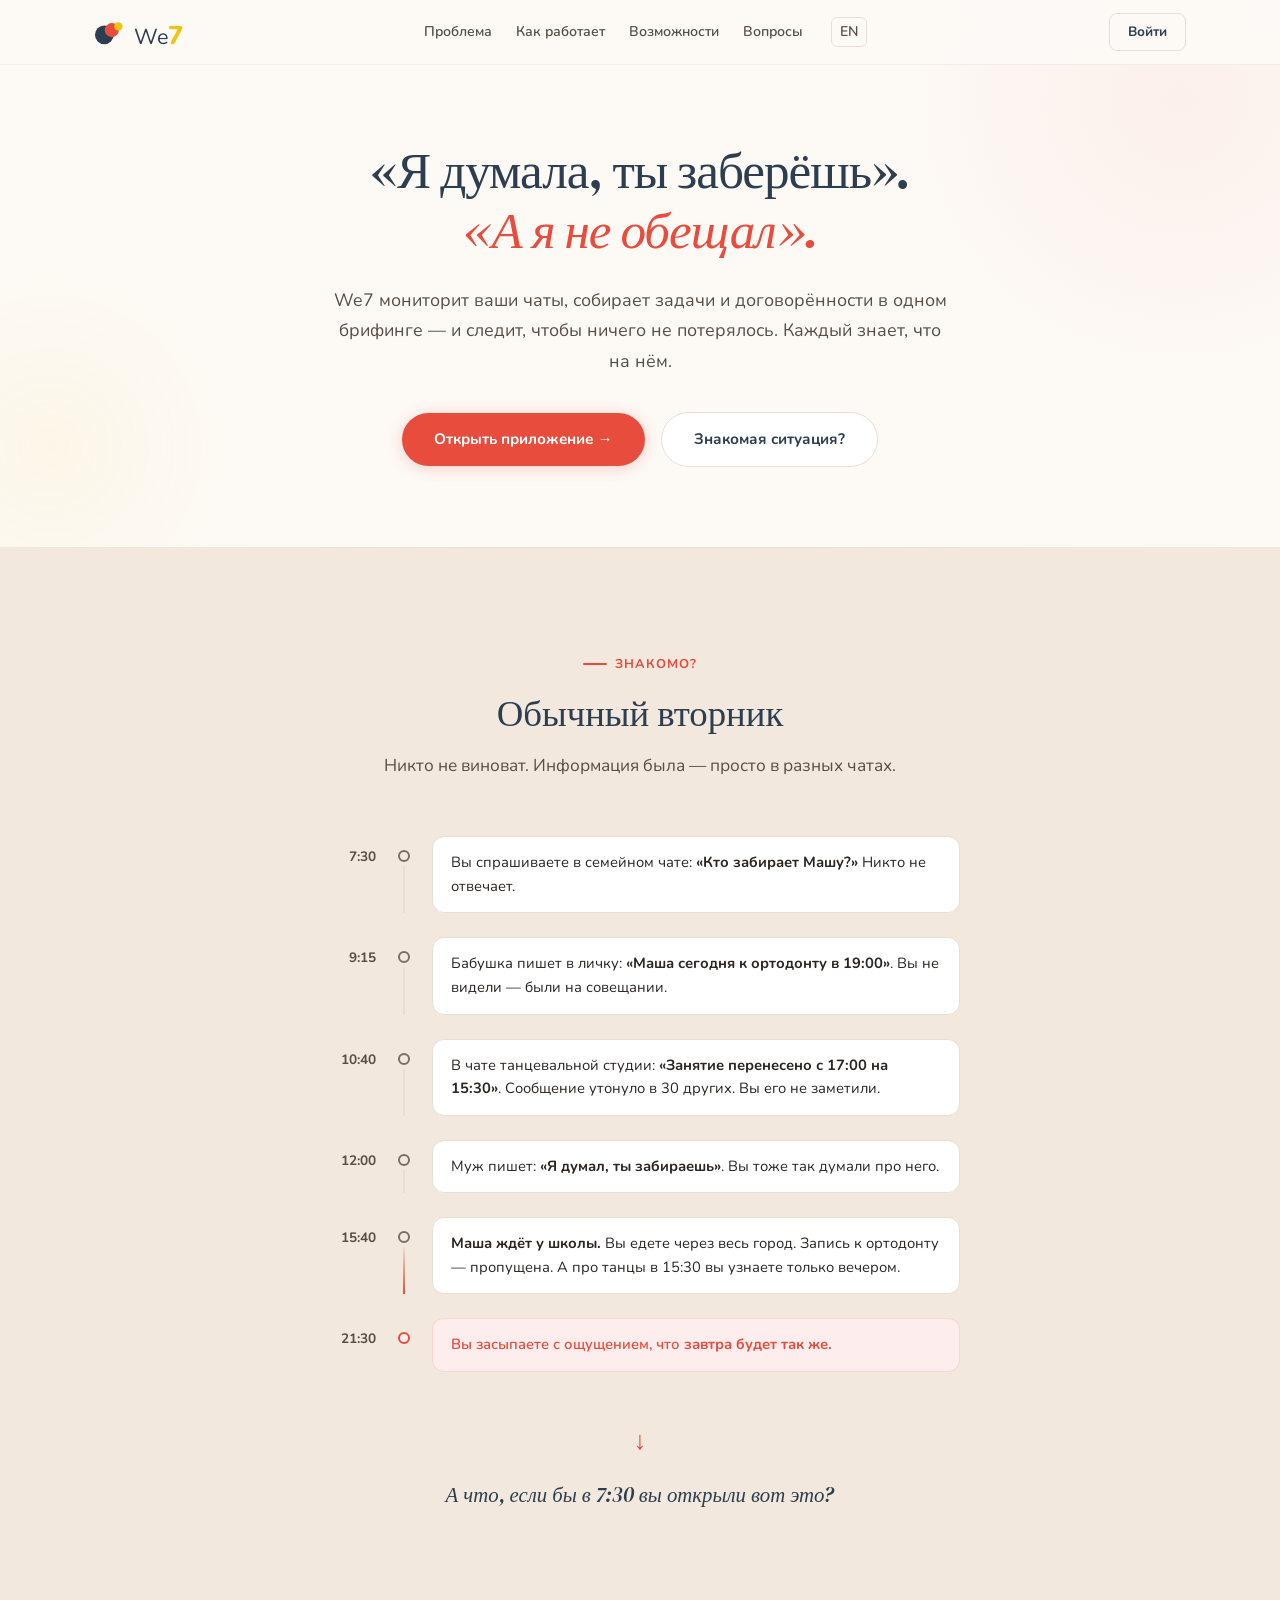
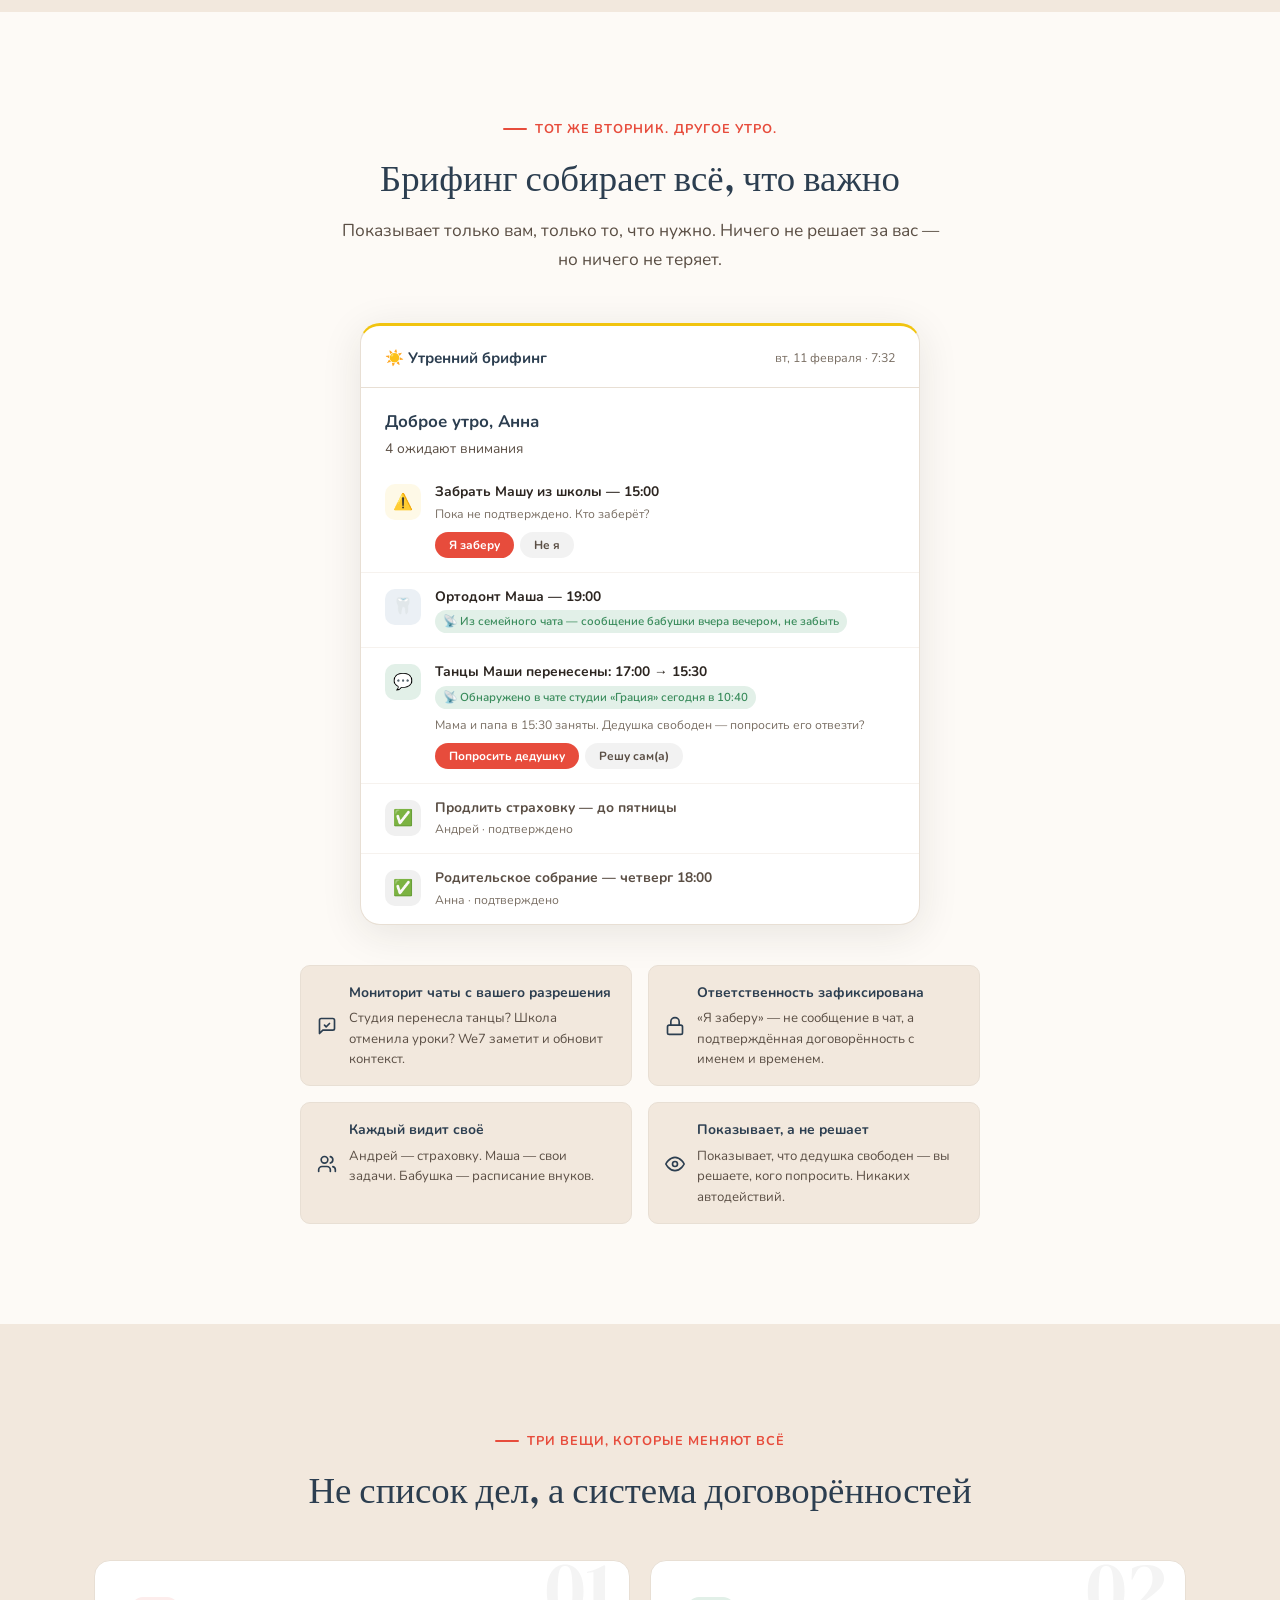
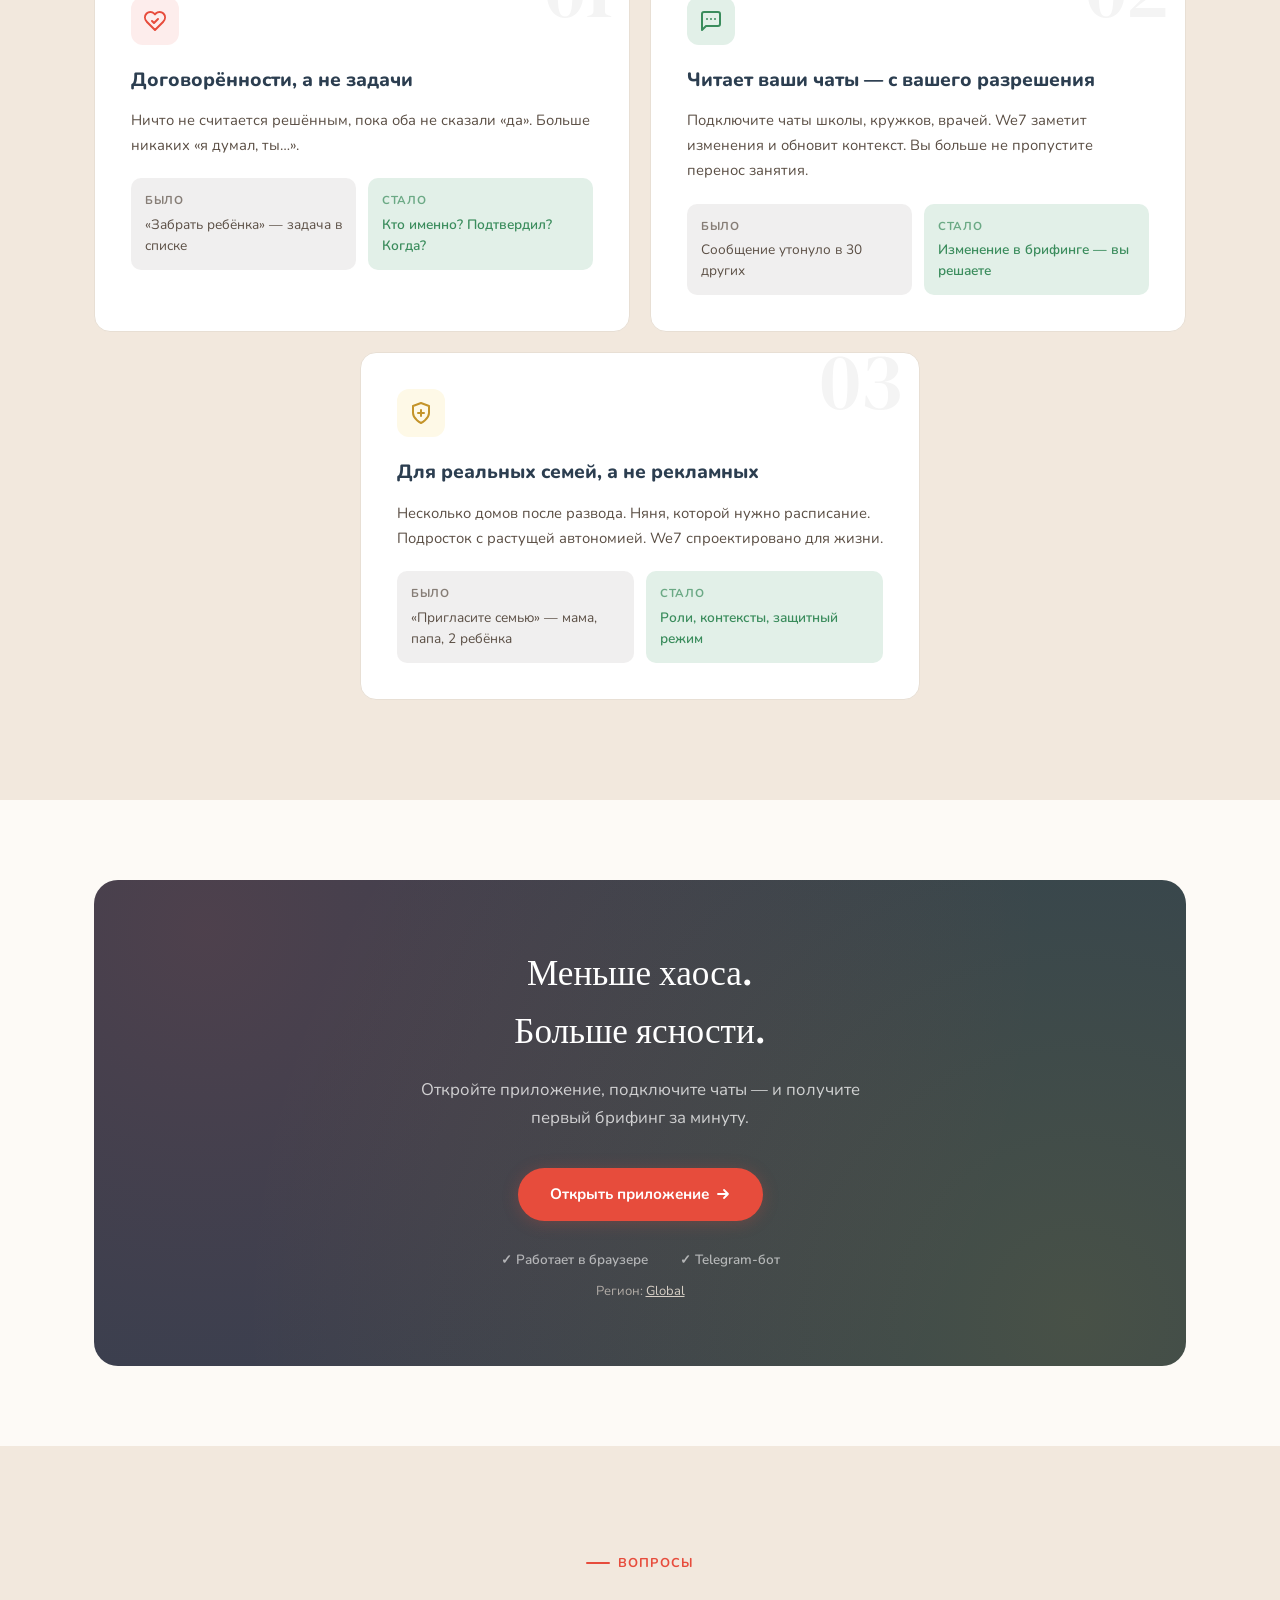
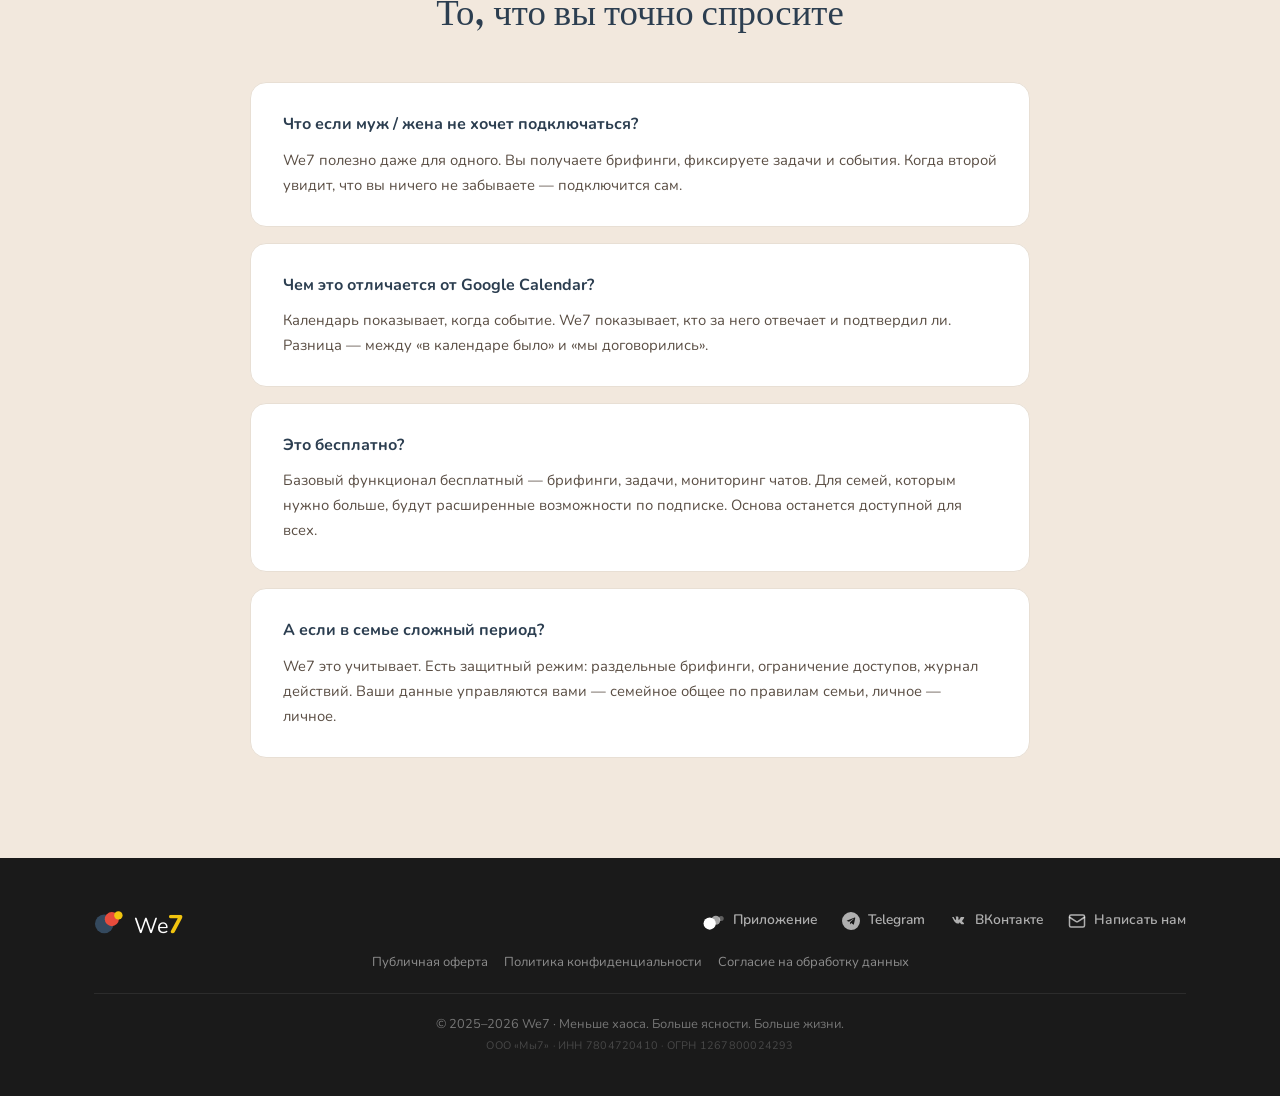
<file: index.html>
<!DOCTYPE html>
<html lang="ru">
<head>
<meta charset="UTF-8">
<meta name="viewport" content="width=device-width, initial-scale=1.0">
<title>We7 — Семейный помощник</title>
<meta name="description" content="We7 мониторит ваши чаты, собирает задачи и договорённости в одном брифинге — и следит, чтобы ничего не потерялось.">
<link rel="icon" href="favicon.svg" type="image/svg+xml">
<link rel="preconnect" href="https://fonts.googleapis.com">
<link rel="preconnect" href="https://fonts.gstatic.com" crossorigin>
<link href="https://fonts.googleapis.com/css2?family=DM+Serif+Display:ital@0;1&family=Nunito:ital,wght@0,400;0,500;0,600;0,700;0,800;1,400;1,600&display=swap" rel="stylesheet">
<link rel="stylesheet" href="style.css">
</head>
<body>

<!-- HEADER -->
<header class="header" id="header">
  <div class="header-inner">
    <a href="#" class="logo">
      <svg viewBox="0 0 32 32" fill="none" xmlns="http://www.w3.org/2000/svg">
        <circle cx="11" cy="19" r="10" fill="#2C3E50"/>
        <circle cx="19" cy="14" r="7.5" fill="#E74C3C"/>
        <circle cx="26" cy="10" r="4.5" fill="#F1C40F"/>
      </svg>
      <span class="logo-text">We<b>7</b></span>
    </a>
    <nav class="nav">
      <a href="#problem">Проблема</a>
      <a href="#briefing">Как работает</a>
      <a href="#features">Возможности</a>
      <a href="#faq">Вопросы</a>
      <a href="/en" class="nav-lang">EN</a>
    </nav>
    <div class="header-actions">
      <a href="https://web.we7.app/" class="btn-header">Войти</a>
    </div>
    <button class="mobile-toggle" onclick="document.querySelector('.nav').classList.toggle('show')" aria-label="Меню">
      <span></span><span></span><span></span>
    </button>
  </div>
</header>

<!-- HERO -->
<section class="hero" id="top">
  <div class="container">
    <h1>«Я&nbsp;думала, ты&nbsp;заберёшь».<br><em>«А&nbsp;я&nbsp;не&nbsp;обещал».</em></h1>
    <p class="hero-subtitle">We7 мониторит ваши чаты, собирает задачи и&nbsp;договорённости в&nbsp;одном брифинге&nbsp;— и&nbsp;следит, чтобы ничего не&nbsp;потерялось. Каждый знает, что на нём.</p>
    <div class="hero-actions">
      <a href="https://web.we7.app/" class="btn-primary">Открыть приложение →</a>
      <a href="#problem" class="btn-outline">Знакомая ситуация?</a>
    </div>
  </div>
</section>

<!-- PROBLEM -->
<section class="problem" id="problem">
  <div class="container">
    <div class="problem-header anim">
      <div class="section-label">Знакомо?</div>
      <h2 class="section-title">Обычный вторник</h2>
      <p class="section-subtitle">Никто не виноват. Информация была — просто в&nbsp;разных чатах.</p>
    </div>

    <div class="timeline anim">

      <div class="timeline-item">
        <div class="timeline-time">7:30</div>
        <div class="timeline-dot-col"><div class="timeline-dot"></div><div class="timeline-line"></div></div>
        <div class="timeline-text">Вы спрашиваете в семейном чате: <strong>«Кто забирает Машу?»</strong> Никто не отвечает.</div>
      </div>

      <div class="timeline-item">
        <div class="timeline-time">9:15</div>
        <div class="timeline-dot-col"><div class="timeline-dot"></div><div class="timeline-line"></div></div>
        <div class="timeline-text">Бабушка пишет в личку: <strong>«Маша сегодня к ортодонту в 19:00»</strong>. Вы не видели — были на совещании.</div>
      </div>

      <div class="timeline-item">
        <div class="timeline-time">10:40</div>
        <div class="timeline-dot-col"><div class="timeline-dot"></div><div class="timeline-line"></div></div>
        <div class="timeline-text">В чате танцевальной студии: <strong>«Занятие перенесено с 17:00 на 15:30»</strong>. Сообщение утонуло в 30 других. Вы его не заметили.</div>
      </div>

      <div class="timeline-item">
        <div class="timeline-time">12:00</div>
        <div class="timeline-dot-col"><div class="timeline-dot"></div><div class="timeline-line"></div></div>
        <div class="timeline-text">Муж пишет: <strong>«Я думал, ты забираешь»</strong>. Вы тоже так думали про него.</div>
      </div>

      <div class="timeline-item">
        <div class="timeline-time">15:40</div>
        <div class="timeline-dot-col"><div class="timeline-dot"></div><div class="timeline-line"></div></div>
        <div class="timeline-text"><strong>Маша ждёт у школы.</strong> Вы едете через весь город. Запись к ортодонту — пропущена. А про танцы в 15:30 вы узнаете только вечером.</div>
      </div>

      <div class="timeline-item">
        <div class="timeline-time">21:30</div>
        <div class="timeline-dot-col"><div class="timeline-dot"></div><div class="timeline-line"></div></div>
        <div class="timeline-text">Вы засыпаете с ощущением, что <strong>завтра будет так же.</strong></div>
      </div>

    </div>

    <div class="problem-cta anim">
      <span class="problem-arrow">↓</span>
      <p>А что, если бы в&nbsp;7:30 вы открыли вот это?</p>
    </div>
  </div>
</section>

<!-- BRIEFING -->
<section class="briefing-section" id="briefing">
  <div class="container">
    <div class="briefing-section-header anim">
      <div class="section-label" style="justify-content:center">Тот же вторник. Другое утро.</div>
      <h2 class="section-title">Брифинг собирает всё, что важно</h2>
      <p class="section-subtitle">Показывает только вам, только то, что нужно. Ничего не решает за вас — но ничего не теряет.</p>
    </div>

    <div class="briefing-card-wrapper anim">
      <div class="briefing-card">
        <div class="briefing-card-header">
          <h3>☀️ Утренний брифинг</h3>
          <span class="time">вт, 11 февраля · 7:32</span>
        </div>
        <div class="briefing-card-greeting">Доброе утро, Анна<span>4 ожидают внимания</span></div>

        <div class="b-item">
          <div class="b-icon warn">⚠️</div>
          <div class="b-content">
            <div class="b-title">Забрать Машу из школы — 15:00</div>
            <div class="b-meta">Пока не подтверждено. Кто заберёт?</div>
            <div class="b-actions"><button class="b-btn accept">Я заберу</button><button class="b-btn skip">Не я</button></div>
          </div>
        </div>

        <div class="b-item">
          <div class="b-icon event">🦷</div>
          <div class="b-content">
            <div class="b-title">Ортодонт Маша — 19:00</div>
            <div class="b-source">📡 Из семейного чата — сообщение бабушки вчера вечером, не забыть</div>
          </div>
        </div>

        <div class="b-item">
          <div class="b-icon chat">💬</div>
          <div class="b-content">
            <div class="b-title">Танцы Маши перенесены: 17:00 → 15:30</div>
            <div class="b-source">📡 Обнаружено в чате студии «Грация» сегодня в 10:40</div>
            <div class="b-meta" style="margin-top:6px">Мама и папа в 15:30 заняты. Дедушка свободен — попросить его отвезти?</div>
            <div class="b-actions"><button class="b-btn accept">Попросить дедушку</button><button class="b-btn skip">Решу сам(а)</button></div>
          </div>
        </div>

        <div class="b-item">
          <div class="b-icon done">✅</div>
          <div class="b-content">
            <div class="b-title" style="color:var(--text-muted)">Продлить страховку — до пятницы</div>
            <div class="b-meta">Андрей · подтверждено</div>
          </div>
        </div>

        <div class="b-item">
          <div class="b-icon done">✅</div>
          <div class="b-content">
            <div class="b-title" style="color:var(--text-muted)">Родительское собрание — четверг 18:00</div>
            <div class="b-meta">Анна · подтверждено</div>
          </div>
        </div>
      </div>
    </div>

    <div class="values-grid anim">
      <div class="value-item"><div class="value-icon"><svg width="20" height="20" viewBox="0 0 24 24" fill="none" stroke="var(--navy)" stroke-width="2" stroke-linecap="round" stroke-linejoin="round"><path d="M21 15a2 2 0 0 1-2 2H7l-4 4V5a2 2 0 0 1 2-2h14a2 2 0 0 1 2 2z"/><path d="m9 11 2 2 4-4"/></svg></div><div class="value-text"><h4>Мониторит чаты с вашего разрешения</h4><p>Студия перенесла танцы? Школа отменила уроки? We7 заметит и обновит контекст.</p></div></div>
      <div class="value-item"><div class="value-icon"><svg width="20" height="20" viewBox="0 0 24 24" fill="none" stroke="var(--navy)" stroke-width="2" stroke-linecap="round" stroke-linejoin="round"><rect x="3" y="11" width="18" height="11" rx="2"/><path d="M7 11V7a5 5 0 0 1 10 0v4"/></svg></div><div class="value-text"><h4>Ответственность зафиксирована</h4><p>«Я заберу» — не сообщение в чат, а подтверждённая договорённость с именем и временем.</p></div></div>
      <div class="value-item"><div class="value-icon"><svg width="20" height="20" viewBox="0 0 24 24" fill="none" stroke="var(--navy)" stroke-width="2" stroke-linecap="round" stroke-linejoin="round"><path d="M16 21v-2a4 4 0 0 0-4-4H6a4 4 0 0 0-4 4v2"/><circle cx="9" cy="7" r="4"/><path d="M22 21v-2a4 4 0 0 0-3-3.87"/><path d="M16 3.13a4 4 0 0 1 0 7.75"/></svg></div><div class="value-text"><h4>Каждый видит своё</h4><p>Андрей — страховку. Маша — свои задачи. Бабушка — расписание внуков.</p></div></div>
      <div class="value-item"><div class="value-icon"><svg width="20" height="20" viewBox="0 0 24 24" fill="none" stroke="var(--navy)" stroke-width="2" stroke-linecap="round" stroke-linejoin="round"><path d="M1 12s4-8 11-8 11 8 11 8-4 8-11 8-11-8-11-8z"/><circle cx="12" cy="12" r="3"/></svg></div><div class="value-text"><h4>Показывает, а не решает</h4><p>Показывает, что дедушка свободен — вы решаете, кого попросить. Никаких автодействий.</p></div></div>
    </div>
  </div>
</section>

<!-- HOW IT WORKS -->
<section class="how-it-works" id="features">
  <div class="container">
    <div class="anim" style="text-align:center;margin-bottom:48px">
      <div class="section-label" style="justify-content:center">Три вещи, которые меняют всё</div>
      <h2 class="section-title">Не список дел, а&nbsp;система договорённостей</h2>
    </div>
    <div class="how-grid">
      <div class="how-card anim" data-num="01">
        <div class="how-card-icon" style="background:var(--red-soft)"><svg width="24" height="24" viewBox="0 0 24 24" fill="none" stroke="var(--red)" stroke-width="2" stroke-linecap="round" stroke-linejoin="round"><path d="M20.42 4.58a5.4 5.4 0 0 0-7.65 0l-.77.78-.77-.78a5.4 5.4 0 0 0-7.65 0C1.46 6.7 1.33 10.28 4 13l8 8 8-8c2.67-2.72 2.54-6.3.42-8.42z"/><path d="m9 12 2 2 4-4"/></svg></div>
        <h3>Договорённости, а&nbsp;не&nbsp;задачи</h3>
        <p>Ничто не считается решённым, пока оба не сказали «да». Больше никаких «я думал, ты…».</p>
        <div class="before-after"><div class="ba-item before"><strong>Было</strong>«Забрать ребёнка» — задача в списке</div><div class="ba-item after"><strong>Стало</strong>Кто именно? Подтвердил? Когда?</div></div>
      </div>
      <div class="how-card anim" data-num="02">
        <div class="how-card-icon" style="background:var(--green-soft)"><svg width="24" height="24" viewBox="0 0 24 24" fill="none" stroke="var(--green)" stroke-width="2" stroke-linecap="round" stroke-linejoin="round"><path d="M21 15a2 2 0 0 1-2 2H7l-4 4V5a2 2 0 0 1 2-2h14a2 2 0 0 1 2 2z"/><path d="M8 10h.01"/><path d="M12 10h.01"/><path d="M16 10h.01"/></svg></div>
        <h3>Читает ваши чаты — с вашего разрешения</h3>
        <p>Подключите чаты школы, кружков, врачей. We7 заметит изменения и обновит контекст. Вы больше не пропустите перенос занятия.</p>
        <div class="before-after"><div class="ba-item before"><strong>Было</strong>Сообщение утонуло в 30 других</div><div class="ba-item after"><strong>Стало</strong>Изменение в брифинге — вы решаете</div></div>
      </div>
      <div class="how-card anim" data-num="03" style="grid-column:1/-1;max-width:560px;margin:0 auto">
        <div class="how-card-icon" style="background:var(--gold-soft)"><svg width="24" height="24" viewBox="0 0 24 24" fill="none" stroke="#C4942A" stroke-width="2" stroke-linecap="round" stroke-linejoin="round"><path d="M12 22s8-4 8-10V5l-8-3-8 3v7c0 6 8 10 8 10z"/><path d="M9 12h6"/><path d="M12 9v6"/></svg></div>
        <h3>Для реальных семей, а не рекламных</h3>
        <p>Несколько домов после развода. Няня, которой нужно расписание. Подросток с растущей автономией. We7 спроектировано для жизни.</p>
        <div class="before-after"><div class="ba-item before"><strong>Было</strong>«Пригласите семью» — мама, папа, 2 ребёнка</div><div class="ba-item after"><strong>Стало</strong>Роли, контексты, защитный режим</div></div>
      </div>
    </div>
  </div>
</section>

<!-- CTA BANNER -->
<section class="cta-banner">
  <div class="container">
    <div class="cta-banner-inner anim">
      <h2>Меньше хаоса.<br>Больше ясности.</h2>
      <p>Откройте приложение, подключите чаты — и получите первый брифинг за минуту.</p>
      <a href="https://web.we7.app/" class="btn-primary">
        Открыть приложение
        <svg width="16" height="16" viewBox="0 0 16 16" fill="none"><path d="M3 8h10m0 0L9 4m4 4L9 12" stroke="currentColor" stroke-width="1.8" stroke-linecap="round" stroke-linejoin="round"/></svg>
      </a>
      <div class="cta-features" id="cta-integrations">
        <span>✓ Работает в браузере</span>
        <span>✓ Telegram-бот</span>
        <span>✓ Бот ВКонтакте</span>
      </div>
      <div style="margin-top:10px;font-size:13px;color:rgba(255,255,255,0.6)">
        Регион: <button id="region-switch" onclick="cycleRegion()" style="background:none;border:none;color:rgba(255,255,255,0.8);cursor:pointer;text-decoration:underline;font-size:13px">Россия и СНГ</button>
      </div>
    </div>
  </div>
</section>

<!-- FAQ (always open) -->
<section class="faq" id="faq">
  <div class="container">
    <div class="faq-header anim">
      <div class="section-label" style="justify-content:center">Вопросы</div>
      <h2 class="section-title">То, что вы точно спросите</h2>
    </div>
    <div class="faq-grid">
      <div class="faq-item anim">
        <h4>Что если муж / жена не хочет подключаться?</h4>
        <p>We7 полезно даже для одного. Вы получаете брифинги, фиксируете задачи и события. Когда второй увидит, что вы ничего не забываете — подключится сам.</p>
      </div>
      <div class="faq-item anim">
        <h4>Чем это отличается от Google Calendar?</h4>
        <p>Календарь показывает, когда событие. We7 показывает, кто за него отвечает и подтвердил ли. Разница — между «в календаре было» и «мы договорились».</p>
      </div>
      <div class="faq-item anim">
        <h4>Это бесплатно?</h4>
        <p>Базовый функционал бесплатный — брифинги, задачи, мониторинг чатов. Для семей, которым нужно больше, будут расширенные возможности по подписке. Основа останется доступной для всех.</p>
      </div>
      <div class="faq-item anim">
        <h4>А если в семье сложный период?</h4>
        <p>We7 это учитывает. Есть защитный режим: раздельные брифинги, ограничение доступов, журнал действий. Ваши данные управляются вами — семейное общее по правилам семьи, личное — личное.</p>
      </div>
    </div>
  </div>
</section>

<!-- FOOTER -->
<footer class="footer">
  <div class="container">
    <div class="footer-inner">
      <a href="#" class="logo">
        <svg viewBox="0 0 32 32" fill="none" xmlns="http://www.w3.org/2000/svg">
          <circle cx="11" cy="19" r="10" fill="#34495E"/>
          <circle cx="19" cy="14" r="7.5" fill="#E74C3C"/>
          <circle cx="26" cy="10" r="4.5" fill="#F1C40F"/>
        </svg>
        <span class="logo-text">We<b>7</b></span>
      </a>
      <div class="footer-links">
        <a href="https://web.we7.app/" class="footer-link">
          <svg viewBox="0 0 240 200" fill="none" xmlns="http://www.w3.org/2000/svg" style="width:22px;height:18px"><circle cx="72" cy="128" r="68" fill="white"/><circle cx="140" cy="92" r="50" fill="white" opacity="0.6"/><circle cx="200" cy="72" r="28" fill="white" opacity="0.3"/></svg>
          Приложение
        </a>
        <a href="https://t.me/we7_bot" class="footer-link">
          <svg viewBox="0 0 24 24" fill="currentColor"><path d="M11.944 0A12 12 0 1 0 24 12.056A12.014 12.014 0 0 0 11.944 0Zm5.654 8.22l-1.7 8.014c-.128.6-.462.746-.938.464l-2.588-1.908-1.25 1.2a.65.65 0 0 1-.52.254l.186-2.64 4.8-4.338c.208-.186-.046-.29-.324-.104l-5.932 3.736-2.556-.798c-.556-.174-.568-.556.116-.824l9.988-3.85c.462-.168.868.114.718.794Z"/></svg>
          Telegram
        </a>
        <a href="https://vk.com/we7app" class="footer-link">
          <svg viewBox="0 0 24 24" fill="currentColor"><path d="M12.785 16.241s.288-.032.436-.194c.136-.148.132-.428.132-.428s-.02-1.304.587-1.496c.6-.188 1.368 1.26 2.184 1.816.616.42 1.084.328 1.084.328l2.176-.03s1.14-.07.6-.964c-.044-.074-.316-.666-1.624-1.884-1.368-1.272-1.184-1.066.464-3.268.752-1.004 1.68-2.892 1.412-3.268-.244-.348-1.764-.26-1.764-.26h-2.44s-.18-.024-.316.056c-.132.08-.216.26-.216.26s-.388 1.032-.904 1.912c-1.092 1.86-1.528 1.96-1.708 1.844-.42-.272-.316-1.092-.316-1.676 0-1.82.276-2.58-.536-2.78-.27-.064-.468-.108-1.156-.116-.884-.008-1.632.004-2.056.21-.284.136-.5.444-.368.46.164.024.536.1.732.368.256.348.248 1.128.248 1.128s.148 2.144-.344 2.408c-.336.18-.8-.188-1.788-1.868-.508-.86-.892-1.812-.892-1.812s-.074-.184-.208-.28c-.16-.12-.384-.16-.384-.16H4.78s-.36.008-.492.164c-.116.14-.008.432-.008.432s1.82 4.26 3.884 6.408c1.888 1.968 4.032 1.836 4.032 1.836h.972s.288-.032.436-.194z"/></svg>
          ВКонтакте
        </a>
        <a href="mailto:contact@we7.app" class="footer-link">
          <svg viewBox="0 0 24 24" fill="none" stroke="currentColor" stroke-width="2" stroke-linecap="round" stroke-linejoin="round"><rect x="2" y="4" width="20" height="16" rx="2"/><path d="m22 7-8.97 5.7a1.94 1.94 0 0 1-2.06 0L2 7"/></svg>
          Написать нам
        </a>
      </div>
    </div>
    <div class="footer-legal" style="margin-top:16px;display:flex;gap:16px;justify-content:center;flex-wrap:wrap;font-size:13px">
      <a href="/terms" style="color:rgba(255,255,255,0.5);text-decoration:none">Публичная оферта</a>
      <a href="/privacy" style="color:rgba(255,255,255,0.5);text-decoration:none">Политика конфиденциальности</a>
      <a href="/consent" style="color:rgba(255,255,255,0.5);text-decoration:none">Согласие на обработку данных</a>
    </div>
    <div class="footer-copy">
      © 2025–2026 We7 · Меньше хаоса. Больше ясности. Больше жизни.
      <br><span style="font-size:0.68rem;color:rgba(255,255,255,0.2);letter-spacing:0.02em">ООО «Мы7» · ИНН 7804720410 · ОГРН 1267800024293</span>
    </div>
  </div>
</footer>

<script>
const header = document.getElementById('header');
window.addEventListener('scroll', () => { header.classList.toggle('scrolled', window.scrollY > 20); });

const observer = new IntersectionObserver((entries) => {
  entries.forEach(entry => { if (entry.isIntersecting) entry.target.classList.add('visible'); });
}, { threshold: 0.1, rootMargin: '0px 0px -40px 0px' });
document.querySelectorAll('.anim').forEach(el => observer.observe(el));

document.querySelectorAll('a[href^="#"]').forEach(a => {
  a.addEventListener('click', e => {
    const target = document.querySelector(a.getAttribute('href'));
    if (target) { e.preventDefault(); target.scrollIntoView({ behavior: 'smooth', block: 'start' }); }
  });
});

// ─── Region-based integrations (S4) ───
const regionData = {
  ru:     { label: 'Россия и СНГ', features: ['✓ Работает в браузере', '✓ Telegram-бот', '✓ Бот ВКонтакте', '✓ МАКС (скоро)'] },
  eu:     { label: 'Европа',       features: ['✓ Работает в браузере', '✓ Telegram-бот', '✓ WhatsApp (скоро)'] },
  global: { label: 'Global',       features: ['✓ Работает в браузере', '✓ Telegram-бот'] },
};
const regionOrder = ['ru', 'eu', 'global'];
let currentRegion = 'ru';

function detectRegion() {
  const lang = (navigator.language || '').split('-')[0].toLowerCase();
  if (lang === 'ru') return 'ru';
  if (['de','fr','es','it','pt','nl','pl','cs','sv','da','fi','no'].includes(lang)) return 'eu';
  return 'global';
}

function applyRegion(code) {
  currentRegion = code;
  const data = regionData[code];
  const el = document.getElementById('cta-integrations');
  const btn = document.getElementById('region-switch');
  if (el) el.innerHTML = data.features.map(f => '<span>' + f + '</span>').join('');
  if (btn) btn.textContent = data.label;
}

function cycleRegion() {
  const idx = regionOrder.indexOf(currentRegion);
  applyRegion(regionOrder[(idx + 1) % regionOrder.length]);
}

applyRegion(detectRegion());
</script>

<!-- Yandex.Metrika counter -->
<script type="text/javascript">
    (function(m,e,t,r,i,k,a){
        m[i]=m[i]||function(){(m[i].a=m[i].a||[]).push(arguments)};
        m[i].l=1*new Date();
        for (var j = 0; j < document.scripts.length; j++) {if (document.scripts[j].src === r) { return; }}
        k=e.createElement(t),a=e.getElementsByTagName(t)[0],k.async=1,k.src=r,a.parentNode.insertBefore(k,a)
    })(window, document,'script','https://mc.yandex.ru/metrika/tag.js?id=108326654', 'ym');

    ym(108326654, 'init', {ssr:true, webvisor:true, clickmap:true, ecommerce:"dataLayer", referrer: document.referrer, url: location.href, accurateTrackBounce:true, trackLinks:true});
</script>
<noscript><div><img src="https://mc.yandex.ru/watch/108326654" style="position:absolute; left:-9999px;" alt="" /></div></noscript>
<!-- /Yandex.Metrika counter -->

</body>
</html>
</file>
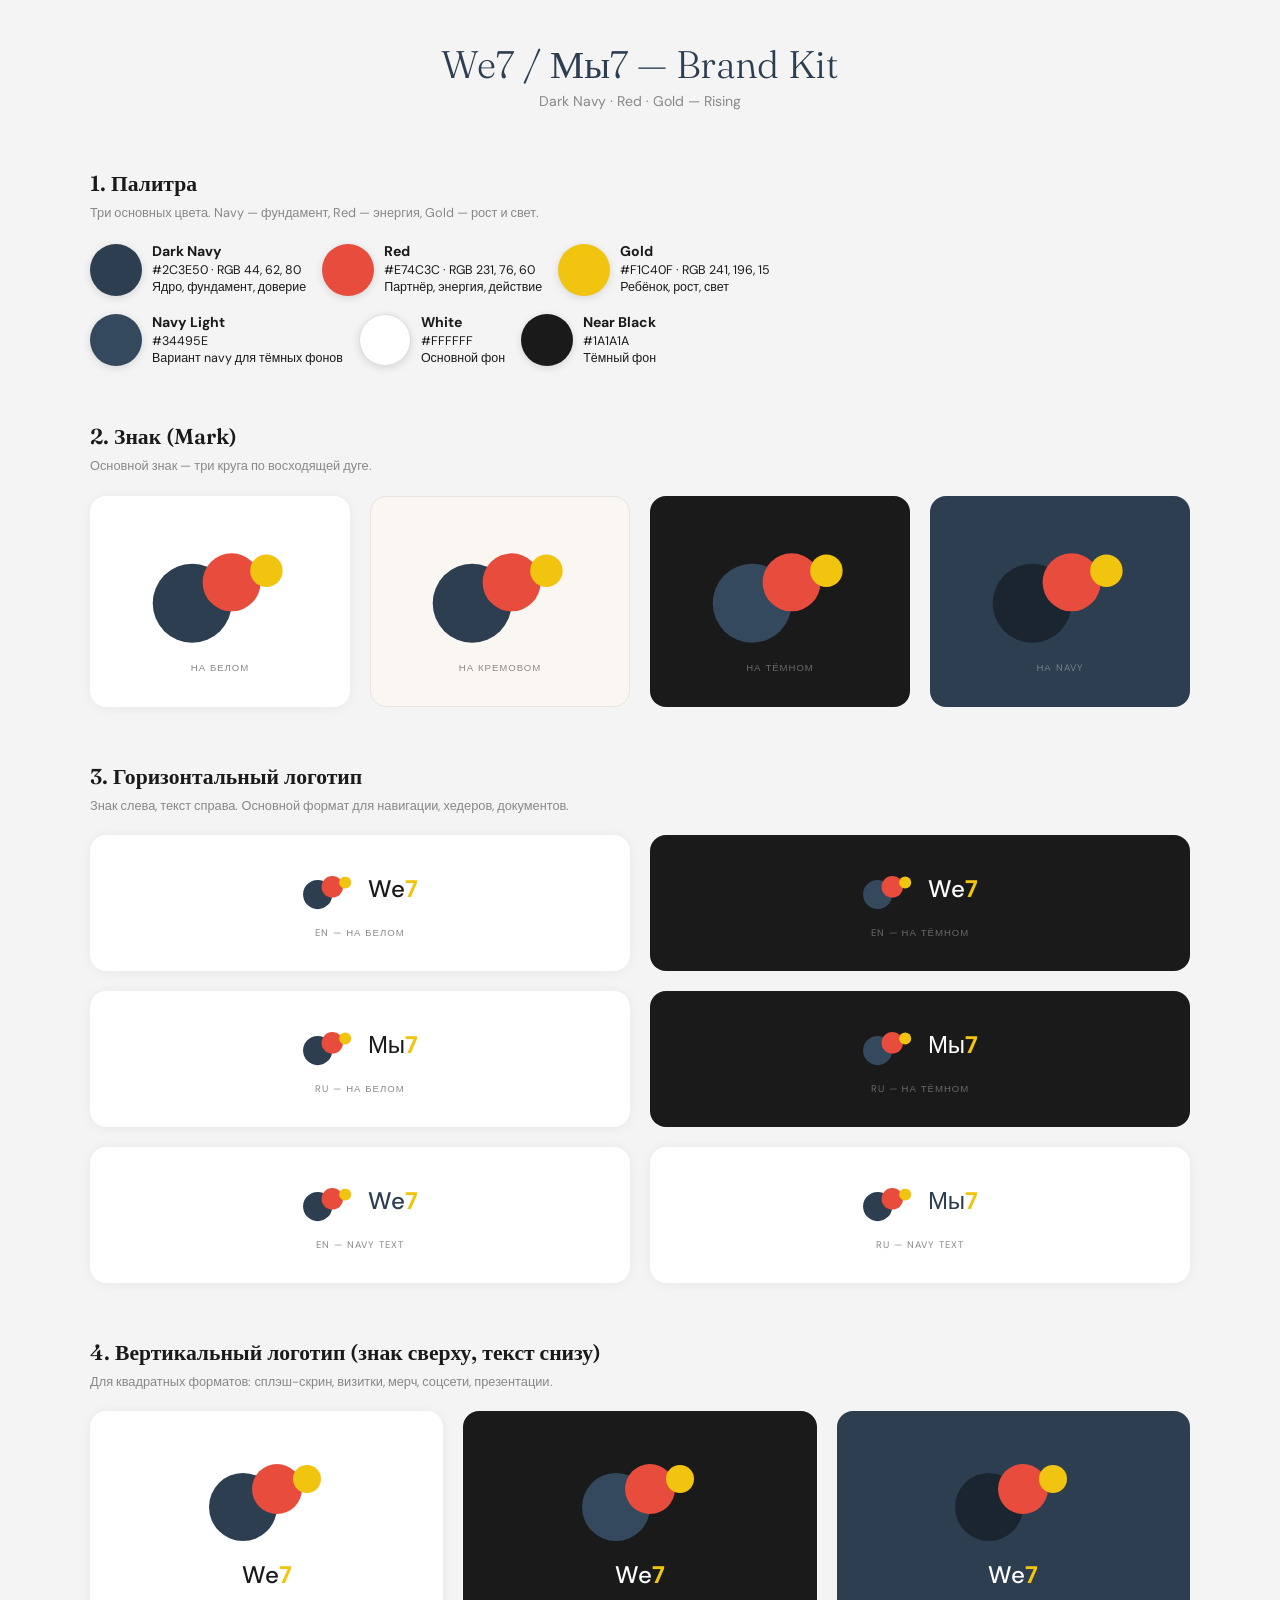
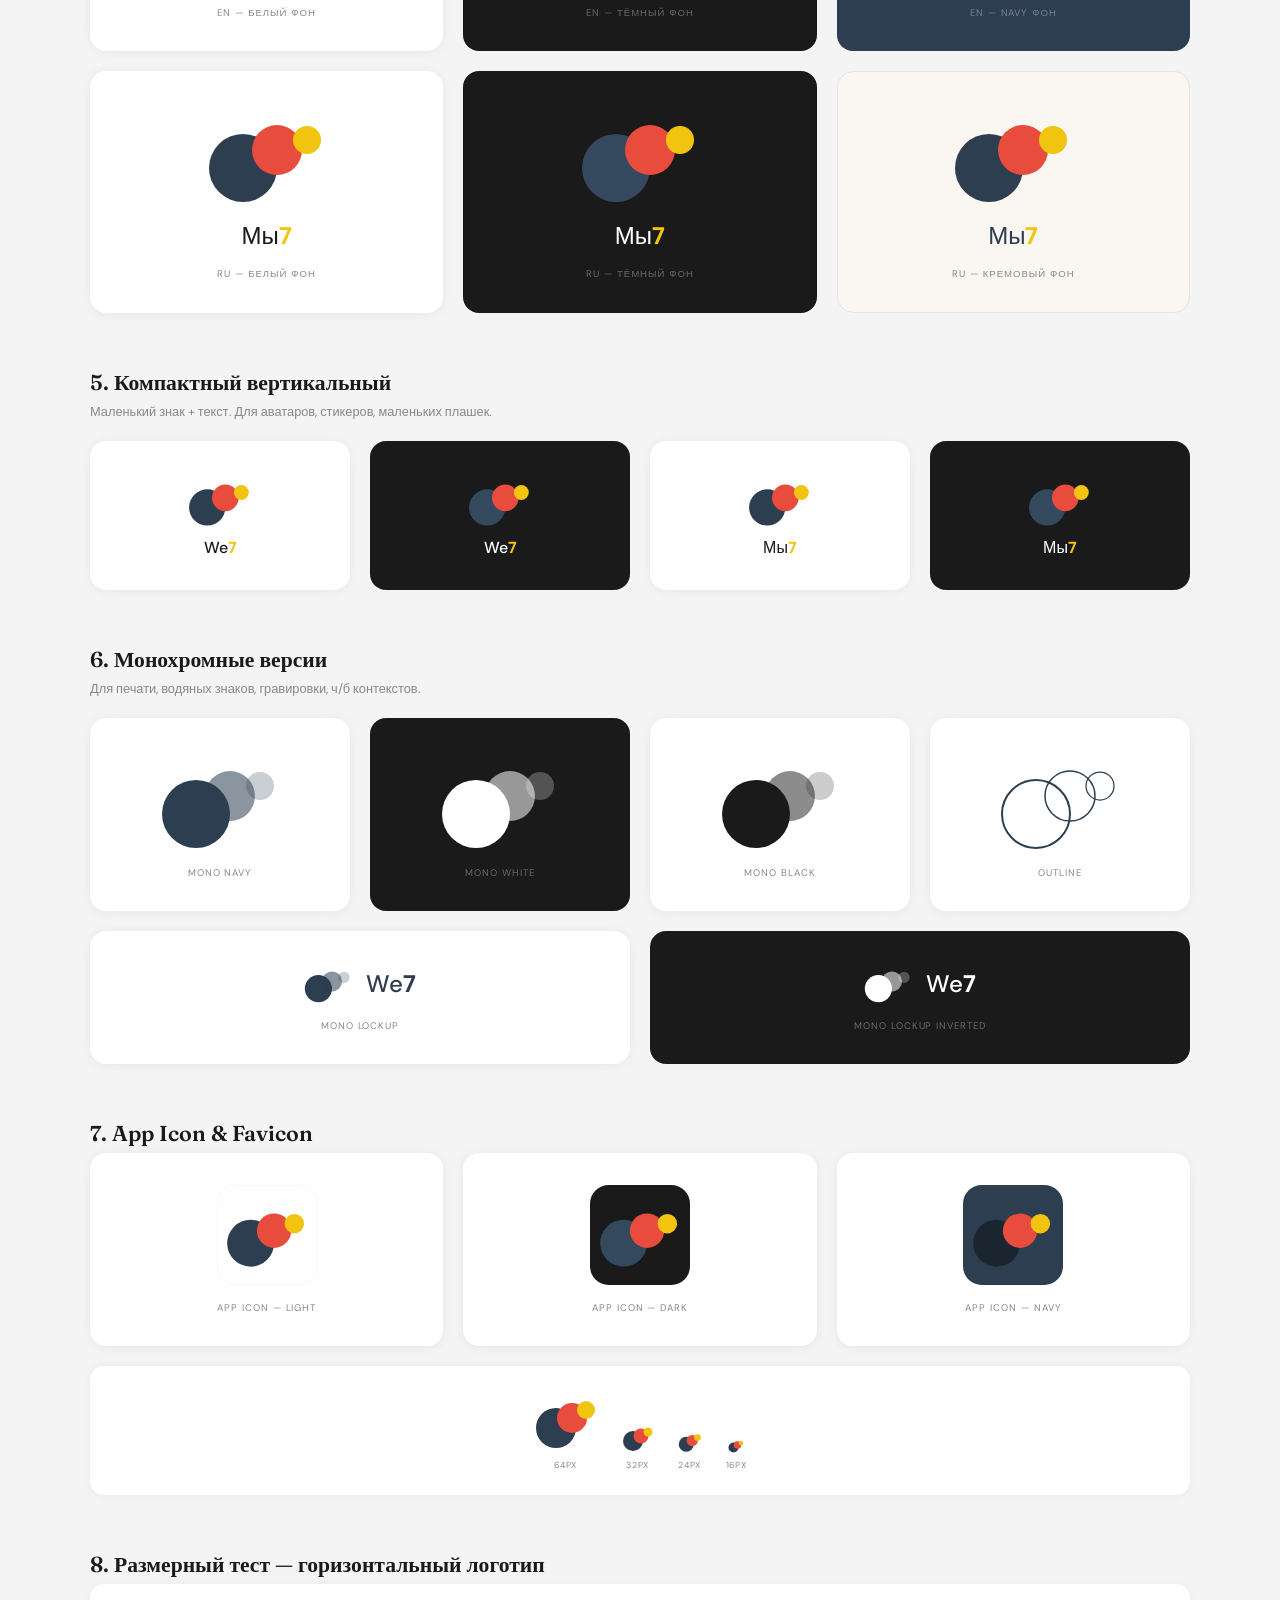
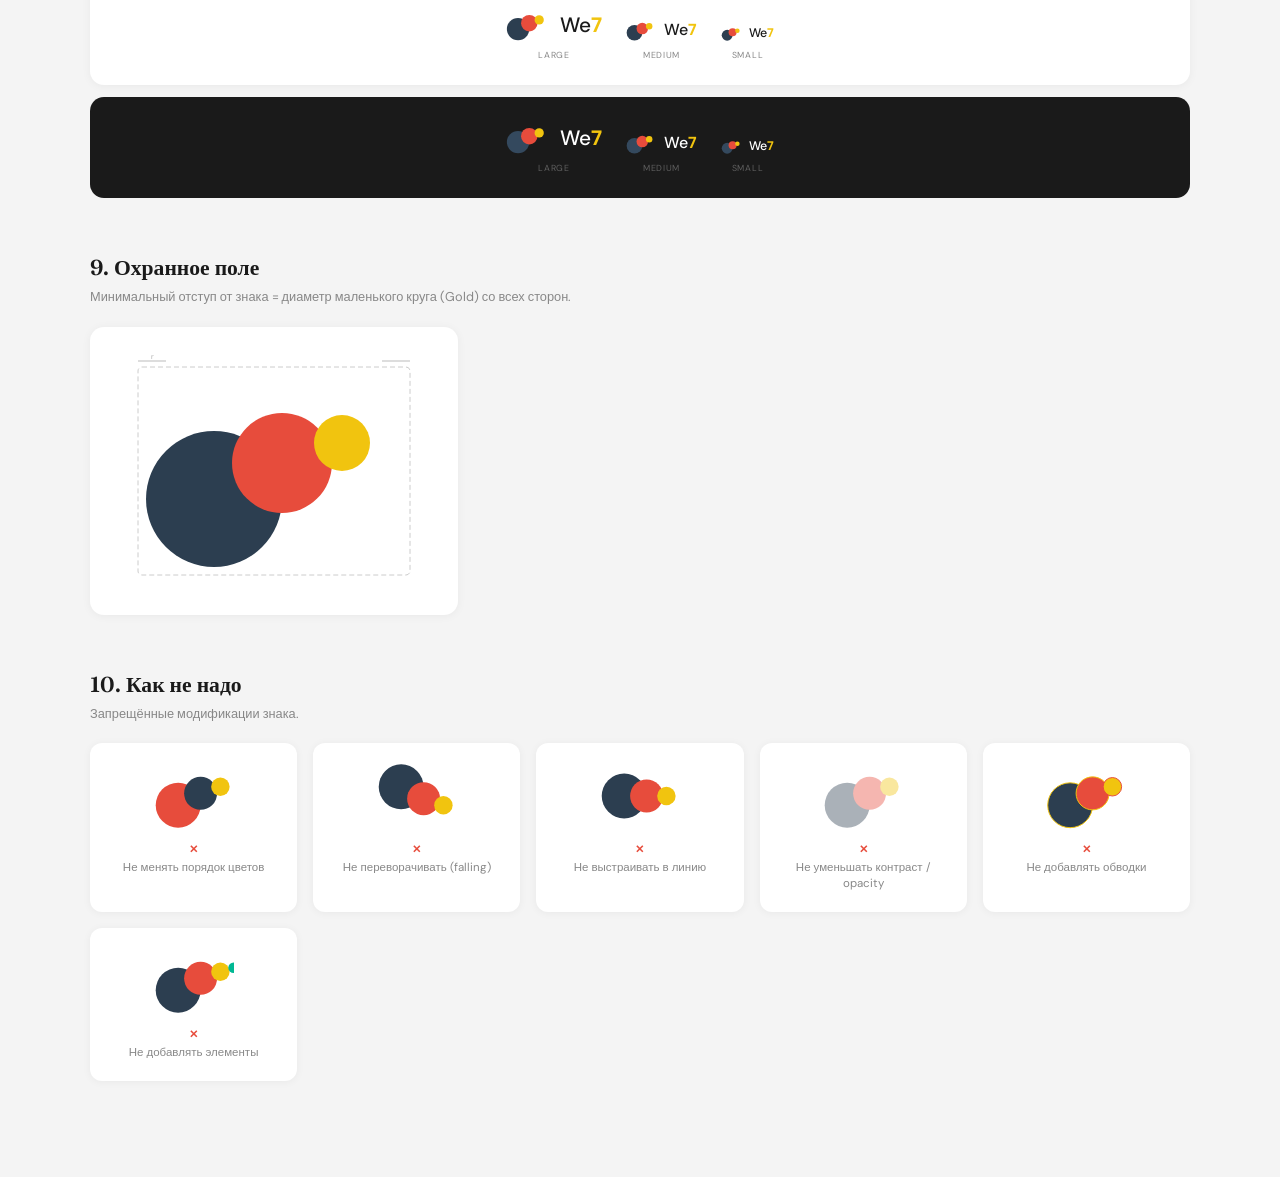
<file: brand/index.html>
<!DOCTYPE html>
<html lang="ru">
<head>
<meta charset="UTF-8">
<meta name="viewport" content="width=device-width, initial-scale=1.0">
<title>We7 — Brand Kit</title>
<style>
  @import url('https://fonts.googleapis.com/css2?family=DM+Sans:wght@400;500;700;800&family=Fraunces:opsz,wght@9..144,300;9..144,600&display=swap');
  *{margin:0;padding:0;box-sizing:border-box}
  :root{--navy:#2C3E50;--red:#E74C3C;--gold:#F1C40F;--dk:#1a1a1a;--mid:#888;--bg:#f4f4f4}
  body{font-family:'DM Sans',sans-serif;background:var(--bg);color:var(--dk);padding:40px 16px}

  .page{max-width:1100px;margin:0 auto}

  .header{text-align:center;margin-bottom:60px}
  .header h1{font-family:'Fraunces',serif;font-weight:300;font-size:2.4rem;margin-bottom:4px;color:var(--navy)}
  .header p{color:var(--mid);font-size:0.88rem}

  h2{font-family:'Fraunces',serif;font-weight:600;font-size:1.35rem;margin-bottom:6px;color:var(--dk)}
  .desc{color:var(--mid);font-size:0.8rem;margin-bottom:20px;line-height:1.5}

  .sect{margin-bottom:56px}

  /* Cards */
  .row{display:grid;gap:20px;margin-bottom:20px}
  .r2{grid-template-columns:1fr 1fr}
  .r3{grid-template-columns:1fr 1fr 1fr}
  .r4{grid-template-columns:1fr 1fr 1fr 1fr}
  @media(max-width:700px){.r2,.r3,.r4{grid-template-columns:1fr}}

  .box{border-radius:16px;padding:32px 24px;display:flex;flex-direction:column;align-items:center;justify-content:center;gap:12px;min-height:180px}
  .box.w{background:#fff;box-shadow:0 1px 12px rgba(0,0,0,0.06)}
  .box.d{background:var(--dk)}
  .box.n{background:var(--navy)}
  .box.c{background:#FAF6F1;border:1px solid #e8e4de}
  .box.r{background:var(--red)}
  .box .tag{font-size:0.6rem;text-transform:uppercase;letter-spacing:0.1em;color:var(--mid);margin-top:4px}
  .d .tag,.n .tag,.r .tag{color:rgba(255,255,255,0.35)}

  /* Logo mark inline helper */
  .mark{display:inline-block}

  /* Lockup: horizontal */
  .lockup-h{display:flex;align-items:center;gap:14px}
  .lockup-h .logo-text{font-family:'DM Sans',sans-serif;font-size:1.5rem;font-weight:500;white-space:nowrap}
  .lockup-h .logo-text b{font-weight:800}
  .lockup-h .logo-text.light{color:#fff}
  .lockup-h .logo-text.dark{color:var(--dk)}
  .lockup-h .logo-text.navy{color:var(--navy)}

  /* Lockup: stacked */
  .lockup-v{display:flex;flex-direction:column;align-items:center;gap:10px}
  .lockup-v .logo-text{font-family:'DM Sans',sans-serif;font-size:1.3rem;font-weight:500;white-space:nowrap}
  .lockup-v .logo-text b{font-weight:800}
  .lockup-v .logo-text.light{color:#fff}
  .lockup-v .logo-text.dark{color:var(--dk)}
  .lockup-v .logo-text.navy{color:var(--navy)}

  /* Lockup: stacked large */
  .lockup-vl{display:flex;flex-direction:column;align-items:center;gap:16px}
  .lockup-vl .logo-text{font-family:'DM Sans',sans-serif;font-size:1.6rem;font-weight:500;white-space:nowrap}
  .lockup-vl .logo-text b{font-weight:800}
  .lockup-vl .logo-text.light{color:#fff}
  .lockup-vl .logo-text.dark{color:var(--dk)}
  .lockup-vl .logo-text.navy{color:var(--navy)}

  /* Palette */
  .pal{display:flex;gap:16px;flex-wrap:wrap}
  .sw{display:flex;align-items:center;gap:10px}
  .sw-dot{width:52px;height:52px;border-radius:50%;box-shadow:0 2px 8px rgba(0,0,0,0.12)}
  .sw-info{font-size:0.78rem;line-height:1.4}
  .sw-info strong{display:block;font-size:0.88rem}

  /* Size test */
  .sizes{display:flex;gap:24px;align-items:flex-end;justify-content:center;padding:24px;border-radius:14px;flex-wrap:wrap;margin-bottom:12px}
  .sizes.lt{background:#fff;box-shadow:0 1px 10px rgba(0,0,0,0.05)}
  .sizes.dk{background:var(--dk)}
  .si{display:flex;flex-direction:column;align-items:center;gap:5px}
  .si .lb{font-size:0.55rem;text-transform:uppercase;letter-spacing:0.08em;color:var(--mid)}
  .dk .lb{color:rgba(255,255,255,0.3)}

  /* Clearspace diagram */
  .clearspace-box{display:inline-flex;padding:24px;background:#fff;border-radius:14px;box-shadow:0 1px 10px rgba(0,0,0,0.05)}

  /* Don'ts */
  .donts{display:grid;grid-template-columns:repeat(auto-fit,minmax(200px,1fr));gap:16px}
  .dont{background:#fff;border-radius:12px;padding:20px;text-align:center;box-shadow:0 1px 8px rgba(0,0,0,0.05)}
  .dont svg{margin-bottom:8px}
  .dont p{font-size:0.72rem;color:var(--mid);line-height:1.4}
  .dont .x{color:#E74C3C;font-weight:700;font-size:0.7rem;margin-bottom:4px}
</style>
</head>
<body>
<div class="page">

<div class="header">
  <h1>We7 / Мы7 — Brand Kit</h1>
  <p>Dark Navy · Red · Gold — Rising</p>
</div>

<!-- ======== 1. PALETTE ======== -->
<div class="sect">
  <h2>1. Палитра</h2>
  <div class="desc">Три основных цвета. Navy — фундамент, Red — энергия, Gold — рост и свет.</div>
  <div class="pal">
    <div class="sw"><div class="sw-dot" style="background:#2C3E50"></div><div class="sw-info"><strong>Dark Navy</strong>#2C3E50 · RGB 44, 62, 80<br>Ядро, фундамент, доверие</div></div>
    <div class="sw"><div class="sw-dot" style="background:#E74C3C"></div><div class="sw-info"><strong>Red</strong>#E74C3C · RGB 231, 76, 60<br>Партнёр, энергия, действие</div></div>
    <div class="sw"><div class="sw-dot" style="background:#F1C40F"></div><div class="sw-info"><strong>Gold</strong>#F1C40F · RGB 241, 196, 15<br>Ребёнок, рост, свет</div></div>
  </div>
  <div style="margin-top:16px">
    <div class="pal">
      <div class="sw"><div class="sw-dot" style="background:#34495E"></div><div class="sw-info"><strong>Navy Light</strong>#34495E<br>Вариант navy для тёмных фонов</div></div>
      <div class="sw"><div class="sw-dot" style="background:#ffffff;border:1px solid #ddd"></div><div class="sw-info"><strong>White</strong>#FFFFFF<br>Основной фон</div></div>
      <div class="sw"><div class="sw-dot" style="background:#1a1a1a"></div><div class="sw-info"><strong>Near Black</strong>#1A1A1A<br>Тёмный фон</div></div>
    </div>
  </div>
</div>

<!-- ======== 2. MARK ======== -->
<div class="sect">
  <h2>2. Знак (Mark)</h2>
  <div class="desc">Основной знак — три круга по восходящей дуге.</div>
  <div class="row r4">
    <div class="box w">
      <svg width="140" height="116" viewBox="0 0 240 200" fill="none"><circle cx="72" cy="128" r="68" fill="#2C3E50"/><circle cx="140" cy="92" r="50" fill="#E74C3C"/><circle cx="200" cy="72" r="28" fill="#F1C40F"/></svg>
      <span class="tag">На белом</span>
    </div>
    <div class="box c">
      <svg width="140" height="116" viewBox="0 0 240 200" fill="none"><circle cx="72" cy="128" r="68" fill="#2C3E50"/><circle cx="140" cy="92" r="50" fill="#E74C3C"/><circle cx="200" cy="72" r="28" fill="#F1C40F"/></svg>
      <span class="tag">На кремовом</span>
    </div>
    <div class="box d">
      <svg width="140" height="116" viewBox="0 0 240 200" fill="none"><circle cx="72" cy="128" r="68" fill="#34495E"/><circle cx="140" cy="92" r="50" fill="#E74C3C"/><circle cx="200" cy="72" r="28" fill="#F1C40F"/></svg>
      <span class="tag">На тёмном</span>
    </div>
    <div class="box n">
      <svg width="140" height="116" viewBox="0 0 240 200" fill="none"><circle cx="72" cy="128" r="68" fill="#1A252F"/><circle cx="140" cy="92" r="50" fill="#E74C3C"/><circle cx="200" cy="72" r="28" fill="#F1C40F"/></svg>
      <span class="tag">На navy</span>
    </div>
  </div>
</div>

<!-- ======== 3. HORIZONTAL LOCKUP ======== -->
<div class="sect">
  <h2>3. Горизонтальный логотип</h2>
  <div class="desc">Знак слева, текст справа. Основной формат для навигации, хедеров, документов.</div>

  <div class="row r2">
    <div class="box w" style="min-height:100px">
      <div class="lockup-h">
        <svg width="52" height="43" viewBox="0 0 240 200" fill="none"><circle cx="72" cy="128" r="68" fill="#2C3E50"/><circle cx="140" cy="92" r="50" fill="#E74C3C"/><circle cx="200" cy="72" r="28" fill="#F1C40F"/></svg>
        <span class="logo-text dark">We<b><span style="color:#F1C40F">7</span></b></span>
      </div>
      <span class="tag">EN — на белом</span>
    </div>
    <div class="box d" style="min-height:100px">
      <div class="lockup-h">
        <svg width="52" height="43" viewBox="0 0 240 200" fill="none"><circle cx="72" cy="128" r="68" fill="#34495E"/><circle cx="140" cy="92" r="50" fill="#E74C3C"/><circle cx="200" cy="72" r="28" fill="#F1C40F"/></svg>
        <span class="logo-text light">We<b><span style="color:#F1C40F">7</span></b></span>
      </div>
      <span class="tag">EN — на тёмном</span>
    </div>
  </div>
  <div class="row r2">
    <div class="box w" style="min-height:100px">
      <div class="lockup-h">
        <svg width="52" height="43" viewBox="0 0 240 200" fill="none"><circle cx="72" cy="128" r="68" fill="#2C3E50"/><circle cx="140" cy="92" r="50" fill="#E74C3C"/><circle cx="200" cy="72" r="28" fill="#F1C40F"/></svg>
        <span class="logo-text dark">Мы<b><span style="color:#F1C40F">7</span></b></span>
      </div>
      <span class="tag">RU — на белом</span>
    </div>
    <div class="box d" style="min-height:100px">
      <div class="lockup-h">
        <svg width="52" height="43" viewBox="0 0 240 200" fill="none"><circle cx="72" cy="128" r="68" fill="#34495E"/><circle cx="140" cy="92" r="50" fill="#E74C3C"/><circle cx="200" cy="72" r="28" fill="#F1C40F"/></svg>
        <span class="logo-text light">Мы<b><span style="color:#F1C40F">7</span></b></span>
      </div>
      <span class="tag">RU — на тёмном</span>
    </div>
  </div>
  <!-- Navy text variant -->
  <div class="row r2">
    <div class="box w" style="min-height:100px">
      <div class="lockup-h">
        <svg width="52" height="43" viewBox="0 0 240 200" fill="none"><circle cx="72" cy="128" r="68" fill="#2C3E50"/><circle cx="140" cy="92" r="50" fill="#E74C3C"/><circle cx="200" cy="72" r="28" fill="#F1C40F"/></svg>
        <span class="logo-text navy">We<b><span style="color:#F1C40F">7</span></b></span>
      </div>
      <span class="tag">EN — navy text</span>
    </div>
    <div class="box w" style="min-height:100px">
      <div class="lockup-h">
        <svg width="52" height="43" viewBox="0 0 240 200" fill="none"><circle cx="72" cy="128" r="68" fill="#2C3E50"/><circle cx="140" cy="92" r="50" fill="#E74C3C"/><circle cx="200" cy="72" r="28" fill="#F1C40F"/></svg>
        <span class="logo-text navy">Мы<b><span style="color:#F1C40F">7</span></b></span>
      </div>
      <span class="tag">RU — navy text</span>
    </div>
  </div>
</div>

<!-- ======== 4. STACKED LOCKUP ======== -->
<div class="sect">
  <h2>4. Вертикальный логотип (знак сверху, текст снизу)</h2>
  <div class="desc">Для квадратных форматов: сплэш-скрин, визитки, мерч, соцсети, презентации.</div>

  <div class="row r3">
    <div class="box w" style="min-height:220px">
      <div class="lockup-vl">
        <svg width="120" height="100" viewBox="0 0 240 200" fill="none"><circle cx="72" cy="128" r="68" fill="#2C3E50"/><circle cx="140" cy="92" r="50" fill="#E74C3C"/><circle cx="200" cy="72" r="28" fill="#F1C40F"/></svg>
        <span class="logo-text dark" style="font-size:1.5rem">We<b><span style="color:#F1C40F">7</span></b></span>
      </div>
      <span class="tag">EN — белый фон</span>
    </div>
    <div class="box d" style="min-height:220px">
      <div class="lockup-vl">
        <svg width="120" height="100" viewBox="0 0 240 200" fill="none"><circle cx="72" cy="128" r="68" fill="#34495E"/><circle cx="140" cy="92" r="50" fill="#E74C3C"/><circle cx="200" cy="72" r="28" fill="#F1C40F"/></svg>
        <span class="logo-text light" style="font-size:1.5rem">We<b><span style="color:#F1C40F">7</span></b></span>
      </div>
      <span class="tag">EN — тёмный фон</span>
    </div>
    <div class="box n" style="min-height:220px">
      <div class="lockup-vl">
        <svg width="120" height="100" viewBox="0 0 240 200" fill="none"><circle cx="72" cy="128" r="68" fill="#1A252F"/><circle cx="140" cy="92" r="50" fill="#E74C3C"/><circle cx="200" cy="72" r="28" fill="#F1C40F"/></svg>
        <span class="logo-text light" style="font-size:1.5rem">We<b><span style="color:#F1C40F">7</span></b></span>
      </div>
      <span class="tag">EN — navy фон</span>
    </div>
  </div>

  <div class="row r3">
    <div class="box w" style="min-height:220px">
      <div class="lockup-vl">
        <svg width="120" height="100" viewBox="0 0 240 200" fill="none"><circle cx="72" cy="128" r="68" fill="#2C3E50"/><circle cx="140" cy="92" r="50" fill="#E74C3C"/><circle cx="200" cy="72" r="28" fill="#F1C40F"/></svg>
        <span class="logo-text dark" style="font-size:1.5rem">Мы<b><span style="color:#F1C40F">7</span></b></span>
      </div>
      <span class="tag">RU — белый фон</span>
    </div>
    <div class="box d" style="min-height:220px">
      <div class="lockup-vl">
        <svg width="120" height="100" viewBox="0 0 240 200" fill="none"><circle cx="72" cy="128" r="68" fill="#34495E"/><circle cx="140" cy="92" r="50" fill="#E74C3C"/><circle cx="200" cy="72" r="28" fill="#F1C40F"/></svg>
        <span class="logo-text light" style="font-size:1.5rem">Мы<b><span style="color:#F1C40F">7</span></b></span>
      </div>
      <span class="tag">RU — тёмный фон</span>
    </div>
    <div class="box c" style="min-height:220px">
      <div class="lockup-vl">
        <svg width="120" height="100" viewBox="0 0 240 200" fill="none"><circle cx="72" cy="128" r="68" fill="#2C3E50"/><circle cx="140" cy="92" r="50" fill="#E74C3C"/><circle cx="200" cy="72" r="28" fill="#F1C40F"/></svg>
        <span class="logo-text navy" style="font-size:1.5rem">Мы<b><span style="color:#F1C40F">7</span></b></span>
      </div>
      <span class="tag">RU — кремовый фон</span>
    </div>
  </div>
</div>

<!-- ======== 5. COMPACT STACKED ======== -->
<div class="sect">
  <h2>5. Компактный вертикальный</h2>
  <div class="desc">Маленький знак + текст. Для аватаров, стикеров, маленьких плашек.</div>

  <div class="row r4">
    <div class="box w" style="min-height:140px">
      <div class="lockup-v">
        <svg width="64" height="54" viewBox="0 0 240 200" fill="none"><circle cx="72" cy="128" r="68" fill="#2C3E50"/><circle cx="140" cy="92" r="50" fill="#E74C3C"/><circle cx="200" cy="72" r="28" fill="#F1C40F"/></svg>
        <span class="logo-text dark" style="font-size:1rem">We<b><span style="color:#F1C40F">7</span></b></span>
      </div>
    </div>
    <div class="box d" style="min-height:140px">
      <div class="lockup-v">
        <svg width="64" height="54" viewBox="0 0 240 200" fill="none"><circle cx="72" cy="128" r="68" fill="#34495E"/><circle cx="140" cy="92" r="50" fill="#E74C3C"/><circle cx="200" cy="72" r="28" fill="#F1C40F"/></svg>
        <span class="logo-text light" style="font-size:1rem">We<b><span style="color:#F1C40F">7</span></b></span>
      </div>
    </div>
    <div class="box w" style="min-height:140px">
      <div class="lockup-v">
        <svg width="64" height="54" viewBox="0 0 240 200" fill="none"><circle cx="72" cy="128" r="68" fill="#2C3E50"/><circle cx="140" cy="92" r="50" fill="#E74C3C"/><circle cx="200" cy="72" r="28" fill="#F1C40F"/></svg>
        <span class="logo-text dark" style="font-size:1rem">Мы<b><span style="color:#F1C40F">7</span></b></span>
      </div>
    </div>
    <div class="box d" style="min-height:140px">
      <div class="lockup-v">
        <svg width="64" height="54" viewBox="0 0 240 200" fill="none"><circle cx="72" cy="128" r="68" fill="#34495E"/><circle cx="140" cy="92" r="50" fill="#E74C3C"/><circle cx="200" cy="72" r="28" fill="#F1C40F"/></svg>
        <span class="logo-text light" style="font-size:1rem">Мы<b><span style="color:#F1C40F">7</span></b></span>
      </div>
    </div>
  </div>
</div>

<!-- ======== 6. MONOCHROME ======== -->
<div class="sect">
  <h2>6. Монохромные версии</h2>
  <div class="desc">Для печати, водяных знаков, гравировки, ч/б контекстов.</div>

  <div class="row r4">
    <div class="box w">
      <svg width="120" height="100" viewBox="0 0 240 200" fill="none"><circle cx="72" cy="128" r="68" fill="#2C3E50"/><circle cx="140" cy="92" r="50" fill="#2C3E50" opacity="0.55"/><circle cx="200" cy="72" r="28" fill="#2C3E50" opacity="0.25"/></svg>
      <span class="tag">Mono Navy</span>
    </div>
    <div class="box d">
      <svg width="120" height="100" viewBox="0 0 240 200" fill="none"><circle cx="72" cy="128" r="68" fill="white"/><circle cx="140" cy="92" r="50" fill="white" opacity="0.55"/><circle cx="200" cy="72" r="28" fill="white" opacity="0.25"/></svg>
      <span class="tag">Mono White</span>
    </div>
    <div class="box w">
      <svg width="120" height="100" viewBox="0 0 240 200" fill="none"><circle cx="72" cy="128" r="68" fill="#1a1a1a"/><circle cx="140" cy="92" r="50" fill="#1a1a1a" opacity="0.5"/><circle cx="200" cy="72" r="28" fill="#1a1a1a" opacity="0.22"/></svg>
      <span class="tag">Mono Black</span>
    </div>
    <div class="box w">
      <svg width="120" height="100" viewBox="0 0 240 200" fill="none"><circle cx="72" cy="128" r="68" stroke="#2C3E50" stroke-width="4" fill="none"/><circle cx="140" cy="92" r="50" stroke="#2C3E50" stroke-width="3" fill="none"/><circle cx="200" cy="72" r="28" stroke="#2C3E50" stroke-width="2.5" fill="none"/></svg>
      <span class="tag">Outline</span>
    </div>
  </div>

  <!-- Mono lockups -->
  <div class="row r2" style="margin-top:16px">
    <div class="box w" style="min-height:100px">
      <div class="lockup-h">
        <svg width="48" height="40" viewBox="0 0 240 200" fill="none"><circle cx="72" cy="128" r="68" fill="#2C3E50"/><circle cx="140" cy="92" r="50" fill="#2C3E50" opacity="0.55"/><circle cx="200" cy="72" r="28" fill="#2C3E50" opacity="0.25"/></svg>
        <span class="logo-text navy">We<b>7</b></span>
      </div>
      <span class="tag">Mono lockup</span>
    </div>
    <div class="box d" style="min-height:100px">
      <div class="lockup-h">
        <svg width="48" height="40" viewBox="0 0 240 200" fill="none"><circle cx="72" cy="128" r="68" fill="white"/><circle cx="140" cy="92" r="50" fill="white" opacity="0.55"/><circle cx="200" cy="72" r="28" fill="white" opacity="0.25"/></svg>
        <span class="logo-text light">We<b>7</b></span>
      </div>
      <span class="tag">Mono lockup inverted</span>
    </div>
  </div>
</div>

<!-- ======== 7. APP ICON / FAVICON ======== -->
<div class="sect">
  <h2>7. App Icon & Favicon</h2>

  <div class="row r3">
    <div class="box w">
      <svg width="100" height="100" viewBox="0 0 512 512" fill="none"><rect width="512" height="512" rx="96" fill="white" stroke="#eee" stroke-width="3"/><circle cx="172" cy="298" r="120" fill="#2C3E50"/><circle cx="292" cy="234" r="88" fill="#E74C3C"/><circle cx="396" cy="198" r="50" fill="#F1C40F"/></svg>
      <span class="tag">App Icon — light</span>
    </div>
    <div class="box w">
      <svg width="100" height="100" viewBox="0 0 512 512" fill="none"><rect width="512" height="512" rx="96" fill="#1a1a1a"/><circle cx="172" cy="298" r="120" fill="#34495E"/><circle cx="292" cy="234" r="88" fill="#E74C3C"/><circle cx="396" cy="198" r="50" fill="#F1C40F"/></svg>
      <span class="tag">App Icon — dark</span>
    </div>
    <div class="box w">
      <svg width="100" height="100" viewBox="0 0 512 512" fill="none"><rect width="512" height="512" rx="96" fill="#2C3E50"/><circle cx="172" cy="298" r="120" fill="#1A252F"/><circle cx="292" cy="234" r="88" fill="#E74C3C"/><circle cx="396" cy="198" r="50" fill="#F1C40F"/></svg>
      <span class="tag">App Icon — navy</span>
    </div>
  </div>

  <div class="sizes lt" style="margin-top:16px">
    <div class="si"><svg width="64" height="64" viewBox="0 0 32 32" fill="none"><circle cx="11" cy="19" r="10" fill="#2C3E50"/><circle cx="19" cy="14" r="7.5" fill="#E74C3C"/><circle cx="26" cy="10" r="4.5" fill="#F1C40F"/></svg><span class="lb">64px</span></div>
    <div class="si"><svg width="32" height="32" viewBox="0 0 32 32" fill="none"><circle cx="11" cy="19" r="10" fill="#2C3E50"/><circle cx="19" cy="14" r="7.5" fill="#E74C3C"/><circle cx="26" cy="10" r="4.5" fill="#F1C40F"/></svg><span class="lb">32px</span></div>
    <div class="si"><svg width="24" height="24" viewBox="0 0 32 32" fill="none"><circle cx="11" cy="19" r="10" fill="#2C3E50"/><circle cx="19" cy="14" r="7.5" fill="#E74C3C"/><circle cx="26" cy="10" r="4.5" fill="#F1C40F"/></svg><span class="lb">24px</span></div>
    <div class="si"><svg width="16" height="16" viewBox="0 0 32 32" fill="none"><circle cx="11" cy="19" r="10" fill="#2C3E50"/><circle cx="19" cy="14" r="7.5" fill="#E74C3C"/><circle cx="26" cy="10" r="4.5" fill="#F1C40F"/></svg><span class="lb">16px</span></div>
  </div>
</div>

<!-- ======== 8. SIZE TEST ======== -->
<div class="sect">
  <h2>8. Размерный тест — горизонтальный логотип</h2>

  <div class="sizes lt">
    <div class="si" style="gap:8px">
      <div class="lockup-h"><svg width="40" height="33" viewBox="0 0 240 200" fill="none"><circle cx="72" cy="128" r="68" fill="#2C3E50"/><circle cx="140" cy="92" r="50" fill="#E74C3C"/><circle cx="200" cy="72" r="28" fill="#F1C40F"/></svg><span class="logo-text dark" style="font-size:1.3rem">We<b><span style="color:#F1C40F">7</span></b></span></div>
      <span class="lb">Large</span>
    </div>
    <div class="si" style="gap:8px">
      <div class="lockup-h" style="gap:10px"><svg width="28" height="23" viewBox="0 0 240 200" fill="none"><circle cx="72" cy="128" r="68" fill="#2C3E50"/><circle cx="140" cy="92" r="50" fill="#E74C3C"/><circle cx="200" cy="72" r="28" fill="#F1C40F"/></svg><span class="logo-text dark" style="font-size:1rem">We<b><span style="color:#F1C40F">7</span></b></span></div>
      <span class="lb">Medium</span>
    </div>
    <div class="si" style="gap:8px">
      <div class="lockup-h" style="gap:8px"><svg width="20" height="16" viewBox="0 0 240 200" fill="none"><circle cx="72" cy="128" r="68" fill="#2C3E50"/><circle cx="140" cy="92" r="50" fill="#E74C3C"/><circle cx="200" cy="72" r="28" fill="#F1C40F"/></svg><span class="logo-text dark" style="font-size:0.78rem">We<b><span style="color:#F1C40F">7</span></b></span></div>
      <span class="lb">Small</span>
    </div>
  </div>
  <div class="sizes dk">
    <div class="si" style="gap:8px">
      <div class="lockup-h"><svg width="40" height="33" viewBox="0 0 240 200" fill="none"><circle cx="72" cy="128" r="68" fill="#34495E"/><circle cx="140" cy="92" r="50" fill="#E74C3C"/><circle cx="200" cy="72" r="28" fill="#F1C40F"/></svg><span class="logo-text light" style="font-size:1.3rem">We<b><span style="color:#F1C40F">7</span></b></span></div>
      <span class="lb">Large</span>
    </div>
    <div class="si" style="gap:8px">
      <div class="lockup-h" style="gap:10px"><svg width="28" height="23" viewBox="0 0 240 200" fill="none"><circle cx="72" cy="128" r="68" fill="#34495E"/><circle cx="140" cy="92" r="50" fill="#E74C3C"/><circle cx="200" cy="72" r="28" fill="#F1C40F"/></svg><span class="logo-text light" style="font-size:1rem">We<b><span style="color:#F1C40F">7</span></b></span></div>
      <span class="lb">Medium</span>
    </div>
    <div class="si" style="gap:8px">
      <div class="lockup-h" style="gap:8px"><svg width="20" height="16" viewBox="0 0 240 200" fill="none"><circle cx="72" cy="128" r="68" fill="#34495E"/><circle cx="140" cy="92" r="50" fill="#E74C3C"/><circle cx="200" cy="72" r="28" fill="#F1C40F"/></svg><span class="logo-text light" style="font-size:0.78rem">We<b><span style="color:#F1C40F">7</span></b></span></div>
      <span class="lb">Small</span>
    </div>
  </div>
</div>

<!-- ======== 9. CLEARSPACE ======== -->
<div class="sect">
  <h2>9. Охранное поле</h2>
  <div class="desc">Минимальный отступ от знака = диаметр маленького круга (Gold) со всех сторон.</div>
  <div class="clearspace-box">
    <svg width="320" height="240" viewBox="0 0 320 240" fill="none">
      <!-- Clearspace border -->
      <rect x="24" y="16" width="272" height="208" stroke="#ccc" stroke-width="1" stroke-dasharray="5 3" fill="none" rx="4"/>
      <!-- Dimension arrows -->
      <line x1="24" y1="10" x2="52" y2="10" stroke="#aaa" stroke-width="0.8"/><text x="38" y="8" text-anchor="middle" fill="#aaa" font-size="7" font-family="DM Sans">r</text>
      <line x1="268" y1="10" x2="296" y2="10" stroke="#aaa" stroke-width="0.8"/>
      <!-- Logo -->
      <circle cx="100" cy="148" r="68" fill="#2C3E50"/>
      <circle cx="168" cy="112" r="50" fill="#E74C3C"/>
      <circle cx="228" cy="92" r="28" fill="#F1C40F"/>
    </svg>
  </div>
</div>

<!-- ======== 10. DON'TS ======== -->
<div class="sect">
  <h2>10. Как не надо</h2>
  <div class="desc">Запрещённые модификации знака.</div>
  <div class="donts">
    <div class="dont">
      <svg width="80" height="66" viewBox="0 0 240 200" fill="none"><circle cx="72" cy="128" r="68" fill="#E74C3C"/><circle cx="140" cy="92" r="50" fill="#2C3E50"/><circle cx="200" cy="72" r="28" fill="#F1C40F"/></svg>
      <div class="x">✕</div>
      <p>Не менять порядок цветов</p>
    </div>
    <div class="dont">
      <svg width="80" height="66" viewBox="0 0 240 200" fill="none"><circle cx="72" cy="72" r="68" fill="#2C3E50"/><circle cx="140" cy="108" r="50" fill="#E74C3C"/><circle cx="200" cy="128" r="28" fill="#F1C40F"/></svg>
      <div class="x">✕</div>
      <p>Не переворачивать (falling)</p>
    </div>
    <div class="dont">
      <svg width="80" height="66" viewBox="0 0 240 200" fill="none"><circle cx="72" cy="100" r="68" fill="#2C3E50"/><circle cx="140" cy="100" r="50" fill="#E74C3C"/><circle cx="200" cy="100" r="28" fill="#F1C40F"/></svg>
      <div class="x">✕</div>
      <p>Не выстраивать в линию</p>
    </div>
    <div class="dont">
      <svg width="80" height="66" viewBox="0 0 240 200" fill="none" style="opacity:0.4"><circle cx="72" cy="128" r="68" fill="#2C3E50"/><circle cx="140" cy="92" r="50" fill="#E74C3C"/><circle cx="200" cy="72" r="28" fill="#F1C40F"/></svg>
      <div class="x">✕</div>
      <p>Не уменьшать контраст / opacity</p>
    </div>
    <div class="dont">
      <svg width="80" height="66" viewBox="0 0 240 200" fill="none"><circle cx="72" cy="128" r="68" fill="#2C3E50" stroke="#F1C40F" stroke-width="3"/><circle cx="140" cy="92" r="50" fill="#E74C3C" stroke="#F1C40F" stroke-width="3"/><circle cx="200" cy="72" r="28" fill="#F1C40F" stroke="#E74C3C" stroke-width="3"/></svg>
      <div class="x">✕</div>
      <p>Не добавлять обводки</p>
    </div>
    <div class="dont">
      <svg width="80" height="66" viewBox="0 0 240 200" fill="none"><circle cx="72" cy="128" r="68" fill="#2C3E50"/><circle cx="140" cy="92" r="50" fill="#E74C3C"/><circle cx="200" cy="72" r="28" fill="#F1C40F"/><circle cx="240" cy="60" r="16" fill="#00B894"/></svg>
      <div class="x">✕</div>
      <p>Не добавлять элементы</p>
    </div>
  </div>
</div>

</div><!-- /page -->
</body>
</html>
</file>
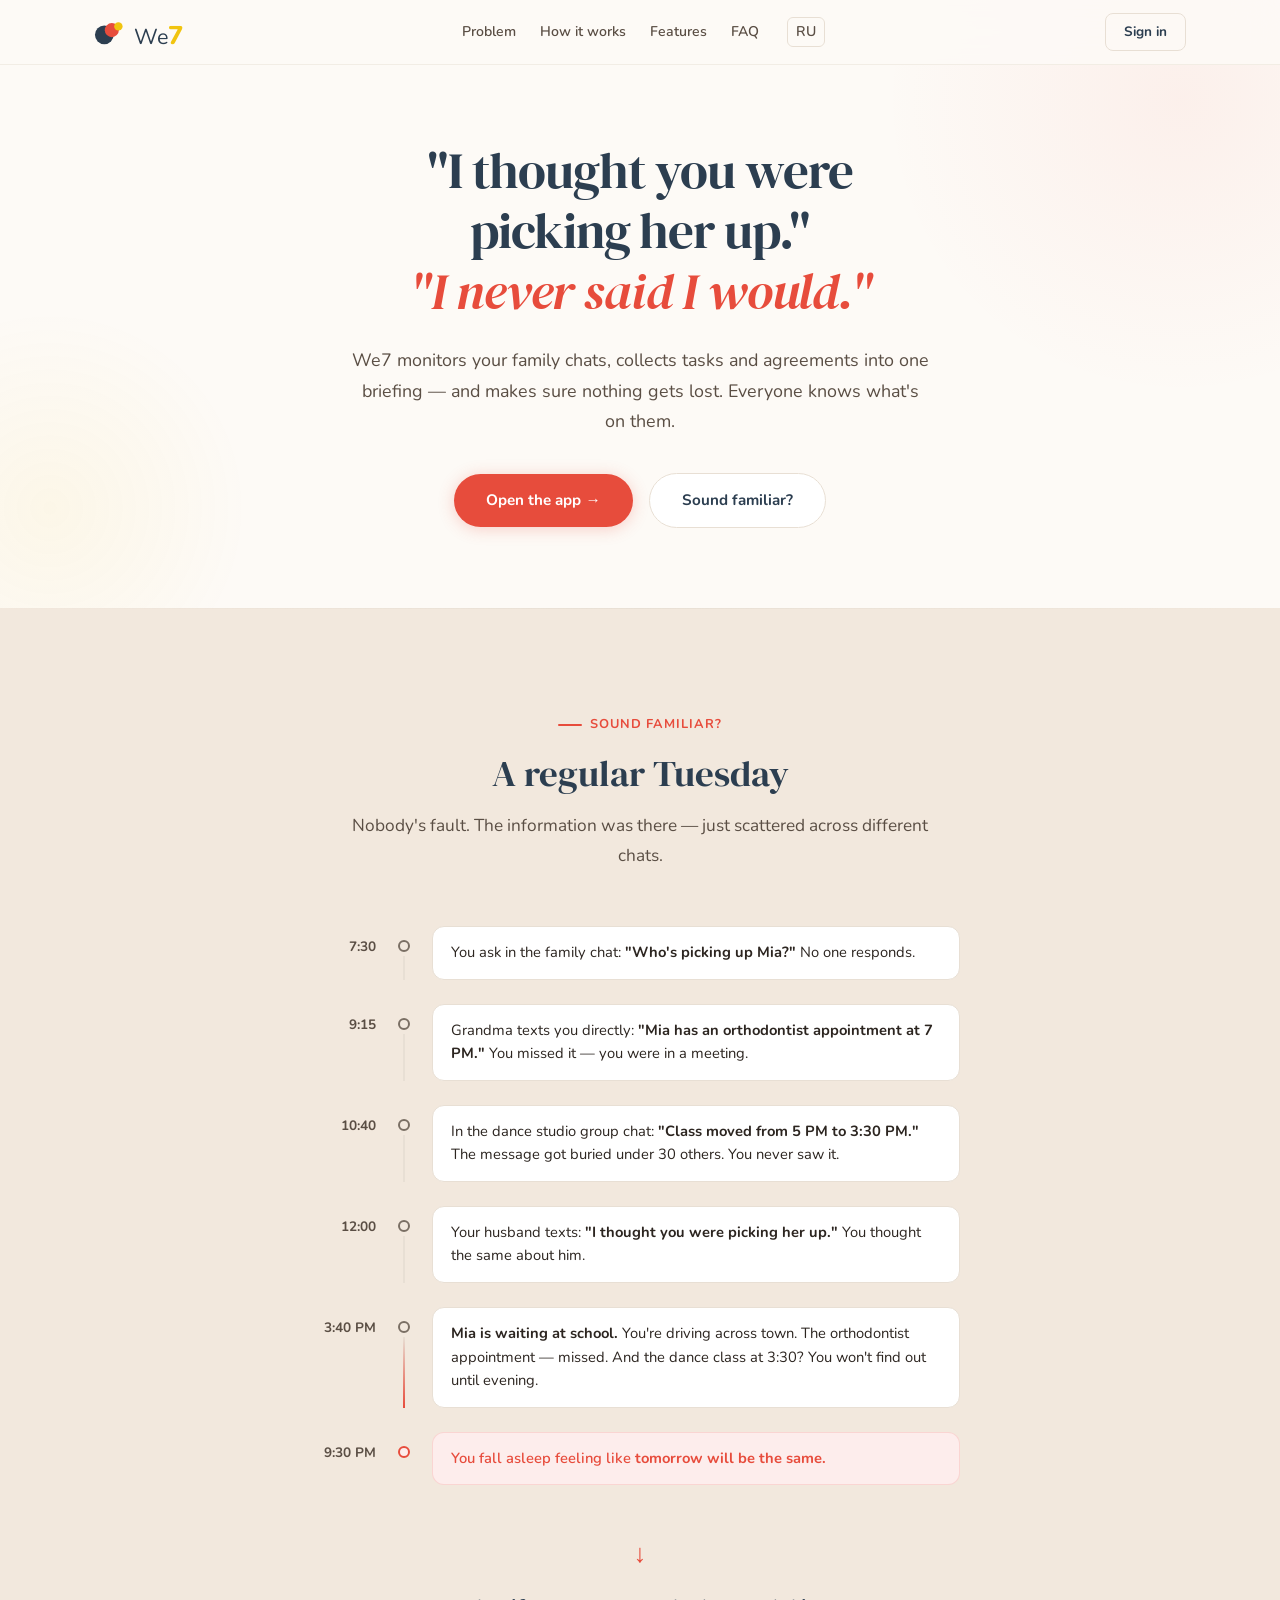
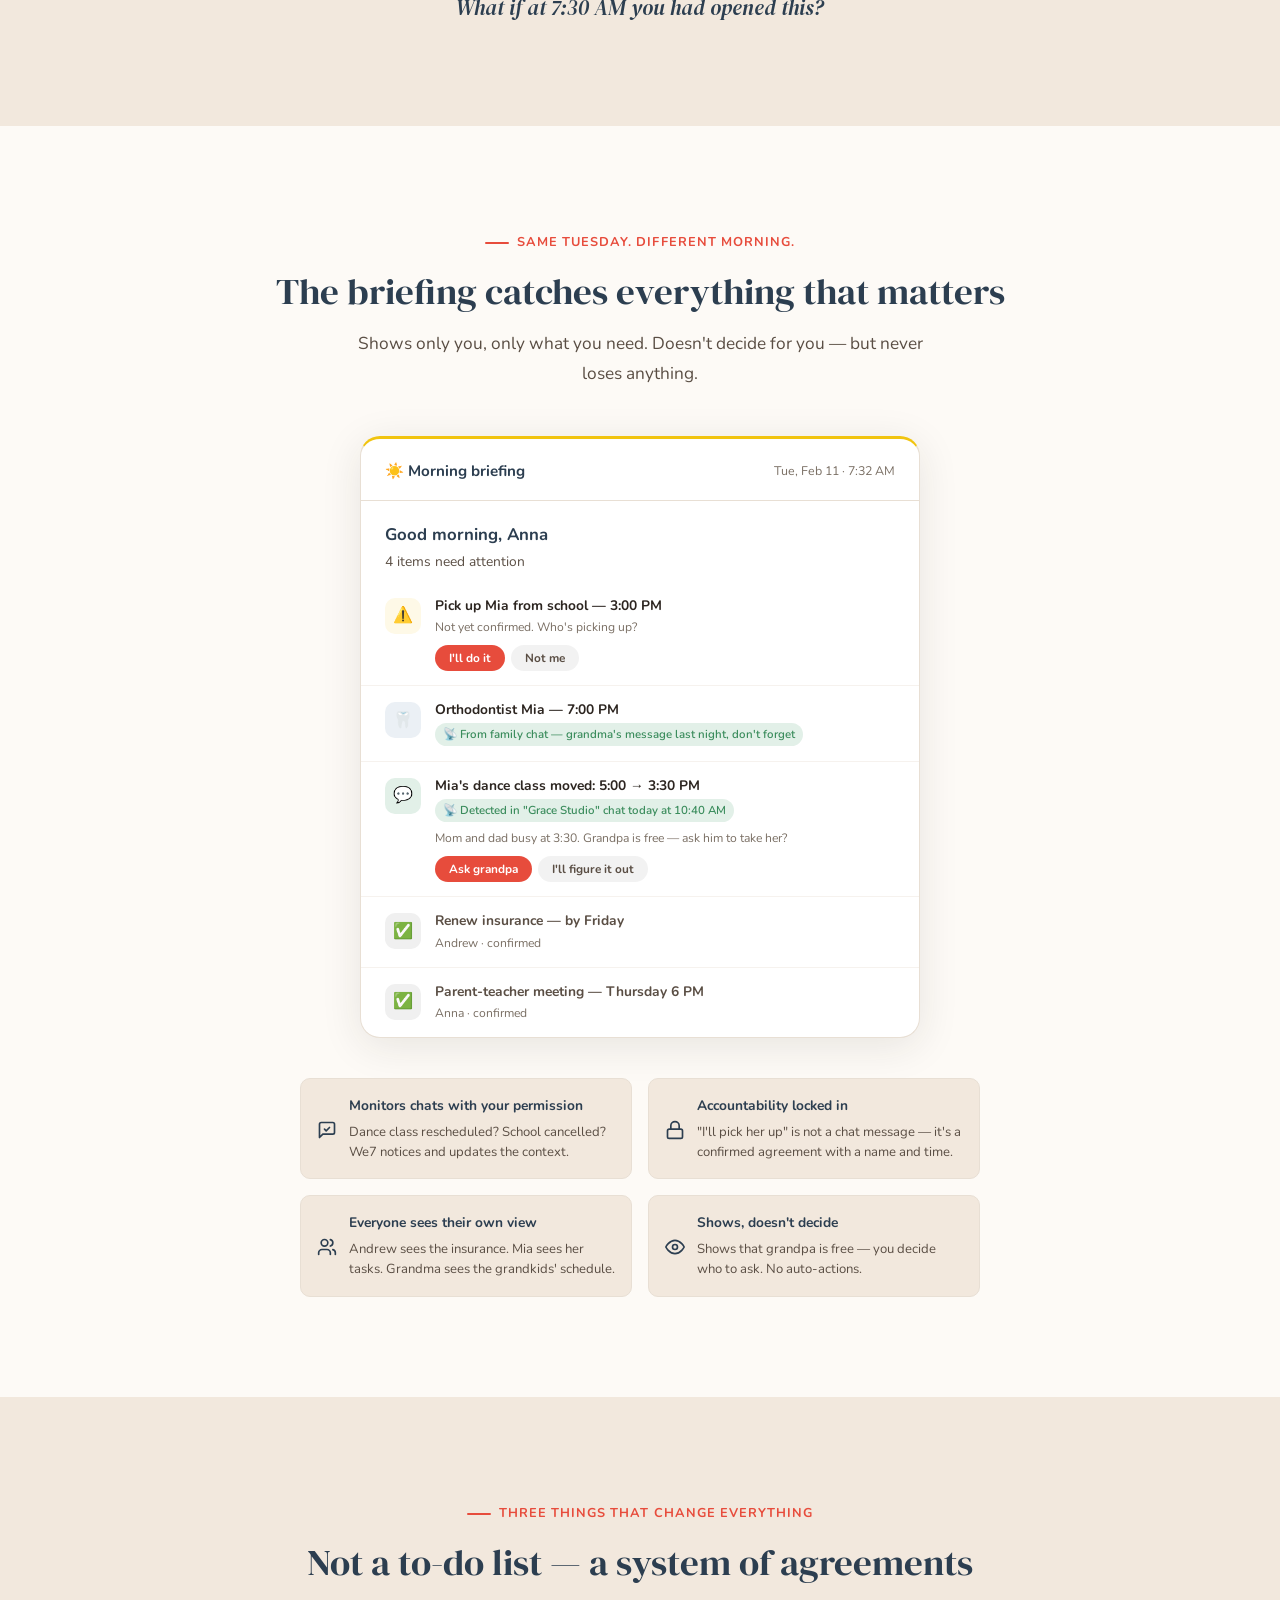
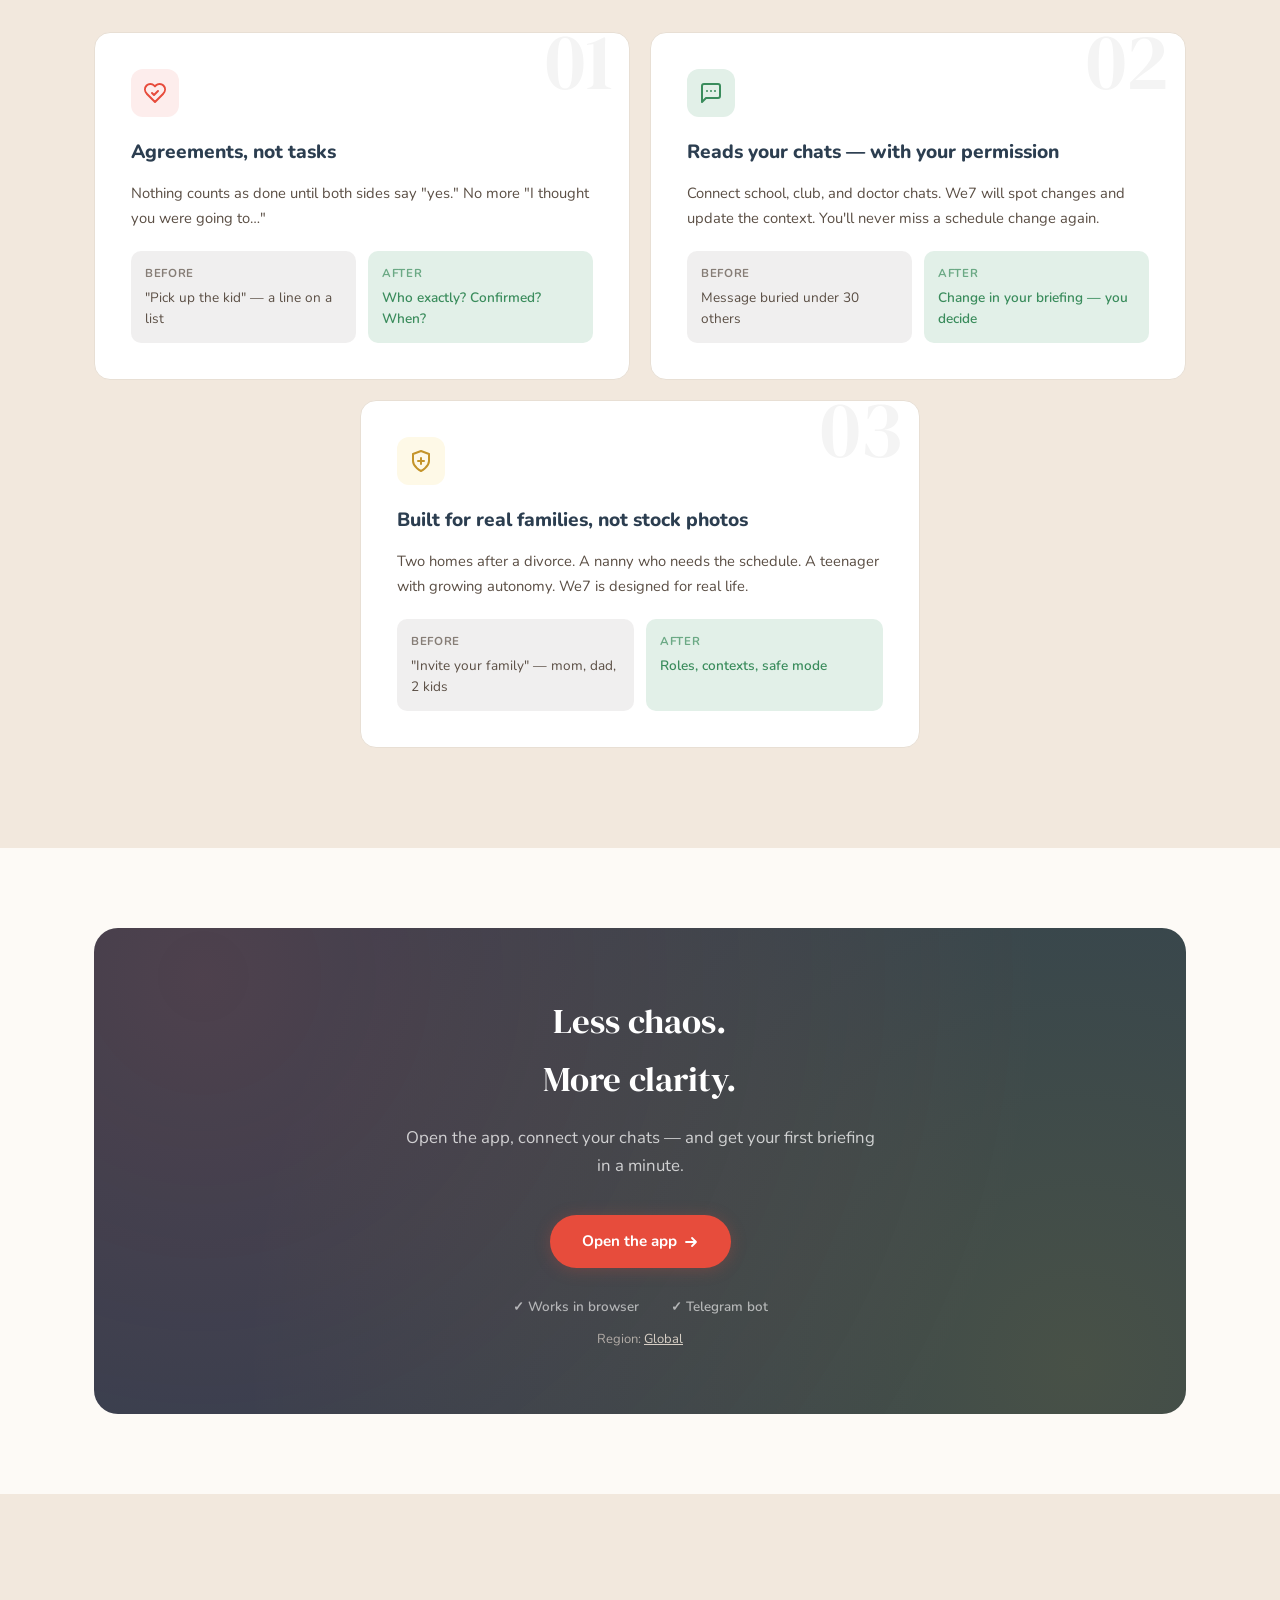
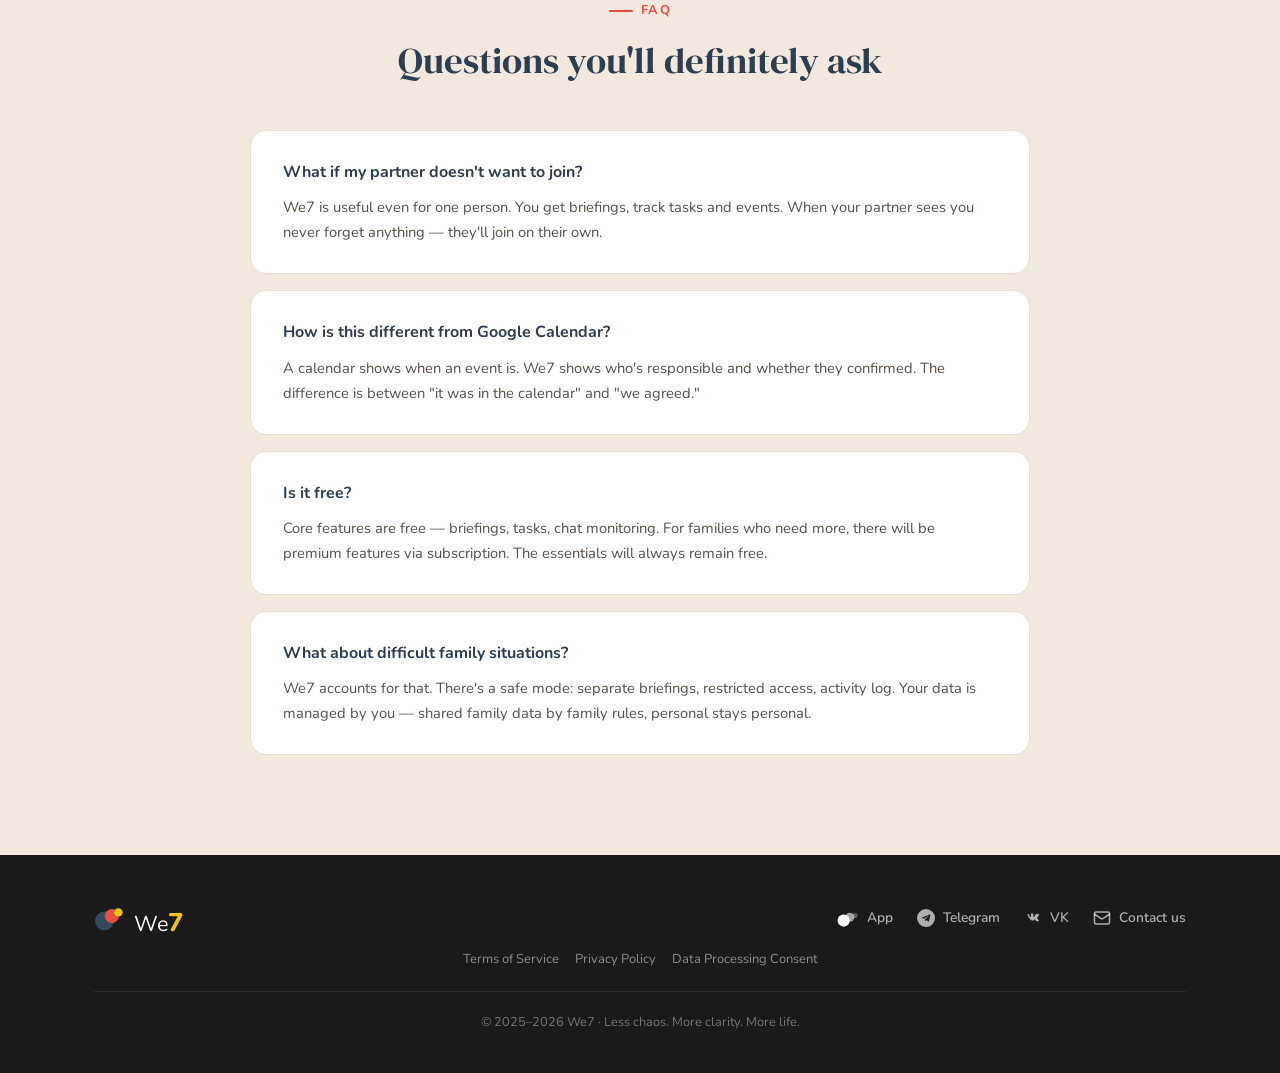
<file: en/index.html>
<!DOCTYPE html>
<html lang="en">
<head>
<meta charset="UTF-8">
<meta name="viewport" content="width=device-width, initial-scale=1.0">
<title>We7 — Family Assistant</title>
<meta name="description" content="We7 monitors your chats, collects tasks and agreements into one briefing — and makes sure nothing gets lost.">
<link rel="icon" href="../favicon.svg" type="image/svg+xml">
<link rel="preconnect" href="https://fonts.googleapis.com">
<link rel="preconnect" href="https://fonts.gstatic.com" crossorigin>
<link href="https://fonts.googleapis.com/css2?family=DM+Serif+Display:ital@0;1&family=Nunito:ital,wght@0,400;0,500;0,600;0,700;0,800;1,400;1,600&display=swap" rel="stylesheet">
<link rel="stylesheet" href="../style.css">
</head>
<body>

<!-- HEADER -->
<header class="header" id="header">
  <div class="header-inner">
    <a href="/en" class="logo">
      <svg viewBox="0 0 32 32" fill="none" xmlns="http://www.w3.org/2000/svg">
        <circle cx="11" cy="19" r="10" fill="#2C3E50"/>
        <circle cx="19" cy="14" r="7.5" fill="#E74C3C"/>
        <circle cx="26" cy="10" r="4.5" fill="#F1C40F"/>
      </svg>
      <span class="logo-text">We<b>7</b></span>
    </a>
    <nav class="nav">
      <a href="#problem">Problem</a>
      <a href="#briefing">How it works</a>
      <a href="#features">Features</a>
      <a href="#faq">FAQ</a>
      <a href="/" class="nav-lang">RU</a>
    </nav>
    <div class="header-actions">
      <a href="https://web.we7.app/" class="btn-header">Sign in</a>
    </div>
    <button class="mobile-toggle" onclick="document.querySelector('.nav').classList.toggle('show')" aria-label="Menu">
      <span></span><span></span><span></span>
    </button>
  </div>
</header>

<!-- HERO -->
<section class="hero" id="top">
  <div class="container">
    <h1>"I&nbsp;thought you were picking&nbsp;her&nbsp;up."<br><em>"I&nbsp;never said I&nbsp;would."</em></h1>
    <p class="hero-subtitle">We7 monitors your family chats, collects tasks and&nbsp;agreements into one briefing&nbsp;— and&nbsp;makes sure nothing gets lost. Everyone knows what's on&nbsp;them.</p>
    <div class="hero-actions">
      <a href="https://web.we7.app/" class="btn-primary">Open the app →</a>
      <a href="#problem" class="btn-outline">Sound familiar?</a>
    </div>
  </div>
</section>

<!-- PROBLEM -->
<section class="problem" id="problem">
  <div class="container">
    <div class="problem-header anim">
      <div class="section-label">Sound familiar?</div>
      <h2 class="section-title">A regular Tuesday</h2>
      <p class="section-subtitle">Nobody's fault. The information was there&nbsp;— just scattered across different chats.</p>
    </div>

    <div class="timeline anim">

      <div class="timeline-item">
        <div class="timeline-time">7:30</div>
        <div class="timeline-dot-col"><div class="timeline-dot"></div><div class="timeline-line"></div></div>
        <div class="timeline-text">You ask in the family chat: <strong>"Who's picking up Mia?"</strong> No one responds.</div>
      </div>

      <div class="timeline-item">
        <div class="timeline-time">9:15</div>
        <div class="timeline-dot-col"><div class="timeline-dot"></div><div class="timeline-line"></div></div>
        <div class="timeline-text">Grandma texts you directly: <strong>"Mia has an orthodontist appointment at 7 PM."</strong> You missed it — you were in a meeting.</div>
      </div>

      <div class="timeline-item">
        <div class="timeline-time">10:40</div>
        <div class="timeline-dot-col"><div class="timeline-dot"></div><div class="timeline-line"></div></div>
        <div class="timeline-text">In the dance studio group chat: <strong>"Class moved from 5 PM to 3:30 PM."</strong> The message got buried under 30 others. You never saw it.</div>
      </div>

      <div class="timeline-item">
        <div class="timeline-time">12:00</div>
        <div class="timeline-dot-col"><div class="timeline-dot"></div><div class="timeline-line"></div></div>
        <div class="timeline-text">Your husband texts: <strong>"I thought you were picking her up."</strong> You thought the same about him.</div>
      </div>

      <div class="timeline-item">
        <div class="timeline-time">3:40 PM</div>
        <div class="timeline-dot-col"><div class="timeline-dot"></div><div class="timeline-line"></div></div>
        <div class="timeline-text"><strong>Mia is waiting at school.</strong> You're driving across town. The orthodontist appointment — missed. And the dance class at 3:30? You won't find out until evening.</div>
      </div>

      <div class="timeline-item">
        <div class="timeline-time">9:30 PM</div>
        <div class="timeline-dot-col"><div class="timeline-dot"></div><div class="timeline-line"></div></div>
        <div class="timeline-text">You fall asleep feeling like <strong>tomorrow will be the same.</strong></div>
      </div>

    </div>

    <div class="problem-cta anim">
      <span class="problem-arrow">↓</span>
      <p>What if at 7:30 AM you had opened this?</p>
    </div>
  </div>
</section>

<!-- BRIEFING -->
<section class="briefing-section" id="briefing">
  <div class="container">
    <div class="briefing-section-header anim">
      <div class="section-label" style="justify-content:center">Same Tuesday. Different morning.</div>
      <h2 class="section-title">The briefing catches everything that matters</h2>
      <p class="section-subtitle">Shows only you, only what you need. Doesn't decide for you — but never loses anything.</p>
    </div>

    <div class="briefing-card-wrapper anim">
      <div class="briefing-card">
        <div class="briefing-card-header">
          <h3>☀️ Morning briefing</h3>
          <span class="time">Tue, Feb 11 · 7:32 AM</span>
        </div>
        <div class="briefing-card-greeting">Good morning, Anna<span>4 items need attention</span></div>

        <div class="b-item">
          <div class="b-icon warn">⚠️</div>
          <div class="b-content">
            <div class="b-title">Pick up Mia from school — 3:00 PM</div>
            <div class="b-meta">Not yet confirmed. Who's picking up?</div>
            <div class="b-actions"><button class="b-btn accept">I'll do it</button><button class="b-btn skip">Not me</button></div>
          </div>
        </div>

        <div class="b-item">
          <div class="b-icon event">🦷</div>
          <div class="b-content">
            <div class="b-title">Orthodontist Mia — 7:00 PM</div>
            <div class="b-source">📡 From family chat — grandma's message last night, don't forget</div>
          </div>
        </div>

        <div class="b-item">
          <div class="b-icon chat">💬</div>
          <div class="b-content">
            <div class="b-title">Mia's dance class moved: 5:00 → 3:30 PM</div>
            <div class="b-source">📡 Detected in "Grace Studio" chat today at 10:40 AM</div>
            <div class="b-meta" style="margin-top:6px">Mom and dad busy at 3:30. Grandpa is free — ask him to take her?</div>
            <div class="b-actions"><button class="b-btn accept">Ask grandpa</button><button class="b-btn skip">I'll figure it out</button></div>
          </div>
        </div>

        <div class="b-item">
          <div class="b-icon done">✅</div>
          <div class="b-content">
            <div class="b-title" style="color:var(--text-muted)">Renew insurance — by Friday</div>
            <div class="b-meta">Andrew · confirmed</div>
          </div>
        </div>

        <div class="b-item">
          <div class="b-icon done">✅</div>
          <div class="b-content">
            <div class="b-title" style="color:var(--text-muted)">Parent-teacher meeting — Thursday 6 PM</div>
            <div class="b-meta">Anna · confirmed</div>
          </div>
        </div>
      </div>
    </div>

    <div class="values-grid anim">
      <div class="value-item"><div class="value-icon"><svg width="20" height="20" viewBox="0 0 24 24" fill="none" stroke="var(--navy)" stroke-width="2" stroke-linecap="round" stroke-linejoin="round"><path d="M21 15a2 2 0 0 1-2 2H7l-4 4V5a2 2 0 0 1 2-2h14a2 2 0 0 1 2 2z"/><path d="m9 11 2 2 4-4"/></svg></div><div class="value-text"><h4>Monitors chats with your permission</h4><p>Dance class rescheduled? School cancelled? We7 notices and updates the context.</p></div></div>
      <div class="value-item"><div class="value-icon"><svg width="20" height="20" viewBox="0 0 24 24" fill="none" stroke="var(--navy)" stroke-width="2" stroke-linecap="round" stroke-linejoin="round"><rect x="3" y="11" width="18" height="11" rx="2"/><path d="M7 11V7a5 5 0 0 1 10 0v4"/></svg></div><div class="value-text"><h4>Accountability locked in</h4><p>"I'll pick her up" is not a chat message — it's a confirmed agreement with a name and time.</p></div></div>
      <div class="value-item"><div class="value-icon"><svg width="20" height="20" viewBox="0 0 24 24" fill="none" stroke="var(--navy)" stroke-width="2" stroke-linecap="round" stroke-linejoin="round"><path d="M16 21v-2a4 4 0 0 0-4-4H6a4 4 0 0 0-4 4v2"/><circle cx="9" cy="7" r="4"/><path d="M22 21v-2a4 4 0 0 0-3-3.87"/><path d="M16 3.13a4 4 0 0 1 0 7.75"/></svg></div><div class="value-text"><h4>Everyone sees their own view</h4><p>Andrew sees the insurance. Mia sees her tasks. Grandma sees the grandkids' schedule.</p></div></div>
      <div class="value-item"><div class="value-icon"><svg width="20" height="20" viewBox="0 0 24 24" fill="none" stroke="var(--navy)" stroke-width="2" stroke-linecap="round" stroke-linejoin="round"><path d="M1 12s4-8 11-8 11 8 11 8-4 8-11 8-11-8-11-8z"/><circle cx="12" cy="12" r="3"/></svg></div><div class="value-text"><h4>Shows, doesn't decide</h4><p>Shows that grandpa is free — you decide who to ask. No auto-actions.</p></div></div>
    </div>
  </div>
</section>

<!-- HOW IT WORKS -->
<section class="how-it-works" id="features">
  <div class="container">
    <div class="anim" style="text-align:center;margin-bottom:48px">
      <div class="section-label" style="justify-content:center">Three things that change everything</div>
      <h2 class="section-title">Not a&nbsp;to-do list — a&nbsp;system of&nbsp;agreements</h2>
    </div>
    <div class="how-grid">
      <div class="how-card anim" data-num="01">
        <div class="how-card-icon" style="background:var(--red-soft)"><svg width="24" height="24" viewBox="0 0 24 24" fill="none" stroke="var(--red)" stroke-width="2" stroke-linecap="round" stroke-linejoin="round"><path d="M20.42 4.58a5.4 5.4 0 0 0-7.65 0l-.77.78-.77-.78a5.4 5.4 0 0 0-7.65 0C1.46 6.7 1.33 10.28 4 13l8 8 8-8c2.67-2.72 2.54-6.3.42-8.42z"/><path d="m9 12 2 2 4-4"/></svg></div>
        <h3>Agreements, not&nbsp;tasks</h3>
        <p>Nothing counts as done until both sides say "yes." No more "I thought you were going to…"</p>
        <div class="before-after"><div class="ba-item before"><strong>Before</strong>"Pick up the kid" — a line on a list</div><div class="ba-item after"><strong>After</strong>Who exactly? Confirmed? When?</div></div>
      </div>
      <div class="how-card anim" data-num="02">
        <div class="how-card-icon" style="background:var(--green-soft)"><svg width="24" height="24" viewBox="0 0 24 24" fill="none" stroke="var(--green)" stroke-width="2" stroke-linecap="round" stroke-linejoin="round"><path d="M21 15a2 2 0 0 1-2 2H7l-4 4V5a2 2 0 0 1 2-2h14a2 2 0 0 1 2 2z"/><path d="M8 10h.01"/><path d="M12 10h.01"/><path d="M16 10h.01"/></svg></div>
        <h3>Reads your chats — with your permission</h3>
        <p>Connect school, club, and doctor chats. We7 will spot changes and update the context. You'll never miss a schedule change again.</p>
        <div class="before-after"><div class="ba-item before"><strong>Before</strong>Message buried under 30 others</div><div class="ba-item after"><strong>After</strong>Change in your briefing — you decide</div></div>
      </div>
      <div class="how-card anim" data-num="03" style="grid-column:1/-1;max-width:560px;margin:0 auto">
        <div class="how-card-icon" style="background:var(--gold-soft)"><svg width="24" height="24" viewBox="0 0 24 24" fill="none" stroke="#C4942A" stroke-width="2" stroke-linecap="round" stroke-linejoin="round"><path d="M12 22s8-4 8-10V5l-8-3-8 3v7c0 6 8 10 8 10z"/><path d="M9 12h6"/><path d="M12 9v6"/></svg></div>
        <h3>Built for real families, not stock photos</h3>
        <p>Two homes after a divorce. A nanny who needs the schedule. A teenager with growing autonomy. We7 is designed for real life.</p>
        <div class="before-after"><div class="ba-item before"><strong>Before</strong>"Invite your family" — mom, dad, 2 kids</div><div class="ba-item after"><strong>After</strong>Roles, contexts, safe mode</div></div>
      </div>
    </div>
  </div>
</section>

<!-- CTA BANNER -->
<section class="cta-banner">
  <div class="container">
    <div class="cta-banner-inner anim">
      <h2>Less chaos.<br>More clarity.</h2>
      <p>Open the app, connect your chats — and get your first briefing in a minute.</p>
      <a href="https://web.we7.app/" class="btn-primary">
        Open the app
        <svg width="16" height="16" viewBox="0 0 16 16" fill="none"><path d="M3 8h10m0 0L9 4m4 4L9 12" stroke="currentColor" stroke-width="1.8" stroke-linecap="round" stroke-linejoin="round"/></svg>
      </a>
      <div class="cta-features" id="cta-integrations">
        <span>✓ Works in browser</span>
        <span>✓ Telegram bot</span>
        <span>✓ VK bot</span>
      </div>
      <div style="margin-top:10px;font-size:13px;color:rgba(255,255,255,0.6)">
        Region: <button id="region-switch" onclick="cycleRegion()" style="background:none;border:none;color:rgba(255,255,255,0.8);cursor:pointer;text-decoration:underline;font-size:13px">Global</button>
      </div>
    </div>
  </div>
</section>

<!-- FAQ (always open) -->
<section class="faq" id="faq">
  <div class="container">
    <div class="faq-header anim">
      <div class="section-label" style="justify-content:center">FAQ</div>
      <h2 class="section-title">Questions you'll definitely ask</h2>
    </div>
    <div class="faq-grid">
      <div class="faq-item anim">
        <h4>What if my partner doesn't want to join?</h4>
        <p>We7 is useful even for one person. You get briefings, track tasks and events. When your partner sees you never forget anything — they'll join on their own.</p>
      </div>
      <div class="faq-item anim">
        <h4>How is this different from Google Calendar?</h4>
        <p>A calendar shows when an event is. We7 shows who's responsible and whether they confirmed. The difference is between "it was in the calendar" and "we agreed."</p>
      </div>
      <div class="faq-item anim">
        <h4>Is it free?</h4>
        <p>Core features are free — briefings, tasks, chat monitoring. For families who need more, there will be premium features via subscription. The essentials will always remain free.</p>
      </div>
      <div class="faq-item anim">
        <h4>What about difficult family situations?</h4>
        <p>We7 accounts for that. There's a safe mode: separate briefings, restricted access, activity log. Your data is managed by you — shared family data by family rules, personal stays personal.</p>
      </div>
    </div>
  </div>
</section>

<!-- FOOTER -->
<footer class="footer">
  <div class="container">
    <div class="footer-inner">
      <a href="/en" class="logo">
        <svg viewBox="0 0 32 32" fill="none" xmlns="http://www.w3.org/2000/svg">
          <circle cx="11" cy="19" r="10" fill="#34495E"/>
          <circle cx="19" cy="14" r="7.5" fill="#E74C3C"/>
          <circle cx="26" cy="10" r="4.5" fill="#F1C40F"/>
        </svg>
        <span class="logo-text">We<b>7</b></span>
      </a>
      <div class="footer-links">
        <a href="https://web.we7.app/" class="footer-link">
          <svg viewBox="0 0 240 200" fill="none" xmlns="http://www.w3.org/2000/svg" style="width:22px;height:18px"><circle cx="72" cy="128" r="68" fill="white"/><circle cx="140" cy="92" r="50" fill="white" opacity="0.6"/><circle cx="200" cy="72" r="28" fill="white" opacity="0.3"/></svg>
          App
        </a>
        <a href="https://t.me/we7_bot" class="footer-link">
          <svg viewBox="0 0 24 24" fill="currentColor"><path d="M11.944 0A12 12 0 1 0 24 12.056A12.014 12.014 0 0 0 11.944 0Zm5.654 8.22l-1.7 8.014c-.128.6-.462.746-.938.464l-2.588-1.908-1.25 1.2a.65.65 0 0 1-.52.254l.186-2.64 4.8-4.338c.208-.186-.046-.29-.324-.104l-5.932 3.736-2.556-.798c-.556-.174-.568-.556.116-.824l9.988-3.85c.462-.168.868.114.718.794Z"/></svg>
          Telegram
        </a>
        <a href="https://vk.com/we7app" class="footer-link">
          <svg viewBox="0 0 24 24" fill="currentColor"><path d="M12.785 16.241s.288-.032.436-.194c.136-.148.132-.428.132-.428s-.02-1.304.587-1.496c.6-.188 1.368 1.26 2.184 1.816.616.42 1.084.328 1.084.328l2.176-.03s1.14-.07.6-.964c-.044-.074-.316-.666-1.624-1.884-1.368-1.272-1.184-1.066.464-3.268.752-1.004 1.68-2.892 1.412-3.268-.244-.348-1.764-.26-1.764-.26h-2.44s-.18-.024-.316.056c-.132.08-.216.26-.216.26s-.388 1.032-.904 1.912c-1.092 1.86-1.528 1.96-1.708 1.844-.42-.272-.316-1.092-.316-1.676 0-1.82.276-2.58-.536-2.78-.27-.064-.468-.108-1.156-.116-.884-.008-1.632.004-2.056.21-.284.136-.5.444-.368.46.164.024.536.1.732.368.256.348.248 1.128.248 1.128s.148 2.144-.344 2.408c-.336.18-.8-.188-1.788-1.868-.508-.86-.892-1.812-.892-1.812s-.074-.184-.208-.28c-.16-.12-.384-.16-.384-.16H4.78s-.36.008-.492.164c-.116.14-.008.432-.008.432s1.82 4.26 3.884 6.408c1.888 1.968 4.032 1.836 4.032 1.836h.972s.288-.032.436-.194z"/></svg>
          VK
        </a>
        <a href="mailto:contact@we7.app" class="footer-link">
          <svg viewBox="0 0 24 24" fill="none" stroke="currentColor" stroke-width="2" stroke-linecap="round" stroke-linejoin="round"><rect x="2" y="4" width="20" height="16" rx="2"/><path d="m22 7-8.97 5.7a1.94 1.94 0 0 1-2.06 0L2 7"/></svg>
          Contact us
        </a>
      </div>
    </div>
    <div class="footer-legal" style="margin-top:16px;display:flex;gap:16px;justify-content:center;flex-wrap:wrap;font-size:13px">
      <a href="/terms" style="color:rgba(255,255,255,0.5);text-decoration:none">Terms of Service</a>
      <a href="/privacy" style="color:rgba(255,255,255,0.5);text-decoration:none">Privacy Policy</a>
      <a href="/consent" style="color:rgba(255,255,255,0.5);text-decoration:none">Data Processing Consent</a>
    </div>
    <div class="footer-copy">© 2025–2026 We7 · Less chaos. More clarity. More life.</div>
  </div>
</footer>

<script>
const header = document.getElementById('header');
window.addEventListener('scroll', () => { header.classList.toggle('scrolled', window.scrollY > 20); });

const observer = new IntersectionObserver((entries) => {
  entries.forEach(entry => { if (entry.isIntersecting) entry.target.classList.add('visible'); });
}, { threshold: 0.1, rootMargin: '0px 0px -40px 0px' });
document.querySelectorAll('.anim').forEach(el => observer.observe(el));

document.querySelectorAll('a[href^="#"]').forEach(a => {
  a.addEventListener('click', e => {
    const target = document.querySelector(a.getAttribute('href'));
    if (target) { e.preventDefault(); target.scrollIntoView({ behavior: 'smooth', block: 'start' }); }
  });
});

// ─── Region-based integrations (S4) ───
const regionData = {
  ru:     { label: 'Russia & CIS', features: ['✓ Works in browser', '✓ Telegram bot', '✓ VK bot', '✓ MAX (coming soon)'] },
  eu:     { label: 'Europe',       features: ['✓ Works in browser', '✓ Telegram bot', '✓ WhatsApp (coming soon)'] },
  global: { label: 'Global',       features: ['✓ Works in browser', '✓ Telegram bot'] },
};
const regionOrder = ['ru', 'eu', 'global'];
let currentRegion = 'global';

function detectRegion() {
  const lang = (navigator.language || '').split('-')[0].toLowerCase();
  if (lang === 'ru') return 'ru';
  if (['de','fr','es','it','pt','nl','pl','cs','sv','da','fi','no'].includes(lang)) return 'eu';
  return 'global';
}

function applyRegion(code) {
  currentRegion = code;
  const data = regionData[code];
  const el = document.getElementById('cta-integrations');
  const btn = document.getElementById('region-switch');
  if (el) el.innerHTML = data.features.map(f => '<span>' + f + '</span>').join('');
  if (btn) btn.textContent = data.label;
}

function cycleRegion() {
  const idx = regionOrder.indexOf(currentRegion);
  applyRegion(regionOrder[(idx + 1) % regionOrder.length]);
}

applyRegion(detectRegion());
</script>

<!-- Yandex.Metrika counter -->
<script type="text/javascript">
    (function(m,e,t,r,i,k,a){
        m[i]=m[i]||function(){(m[i].a=m[i].a||[]).push(arguments)};
        m[i].l=1*new Date();
        for (var j = 0; j < document.scripts.length; j++) {if (document.scripts[j].src === r) { return; }}
        k=e.createElement(t),a=e.getElementsByTagName(t)[0],k.async=1,k.src=r,a.parentNode.insertBefore(k,a)
    })(window, document,'script','https://mc.yandex.ru/metrika/tag.js?id=108326654', 'ym');

    ym(108326654, 'init', {ssr:true, webvisor:true, clickmap:true, ecommerce:"dataLayer", referrer: document.referrer, url: location.href, accurateTrackBounce:true, trackLinks:true});
</script>
<noscript><div><img src="https://mc.yandex.ru/watch/108326654" style="position:absolute; left:-9999px;" alt="" /></div></noscript>
<!-- /Yandex.Metrika counter -->

</body>
</html>
</file>
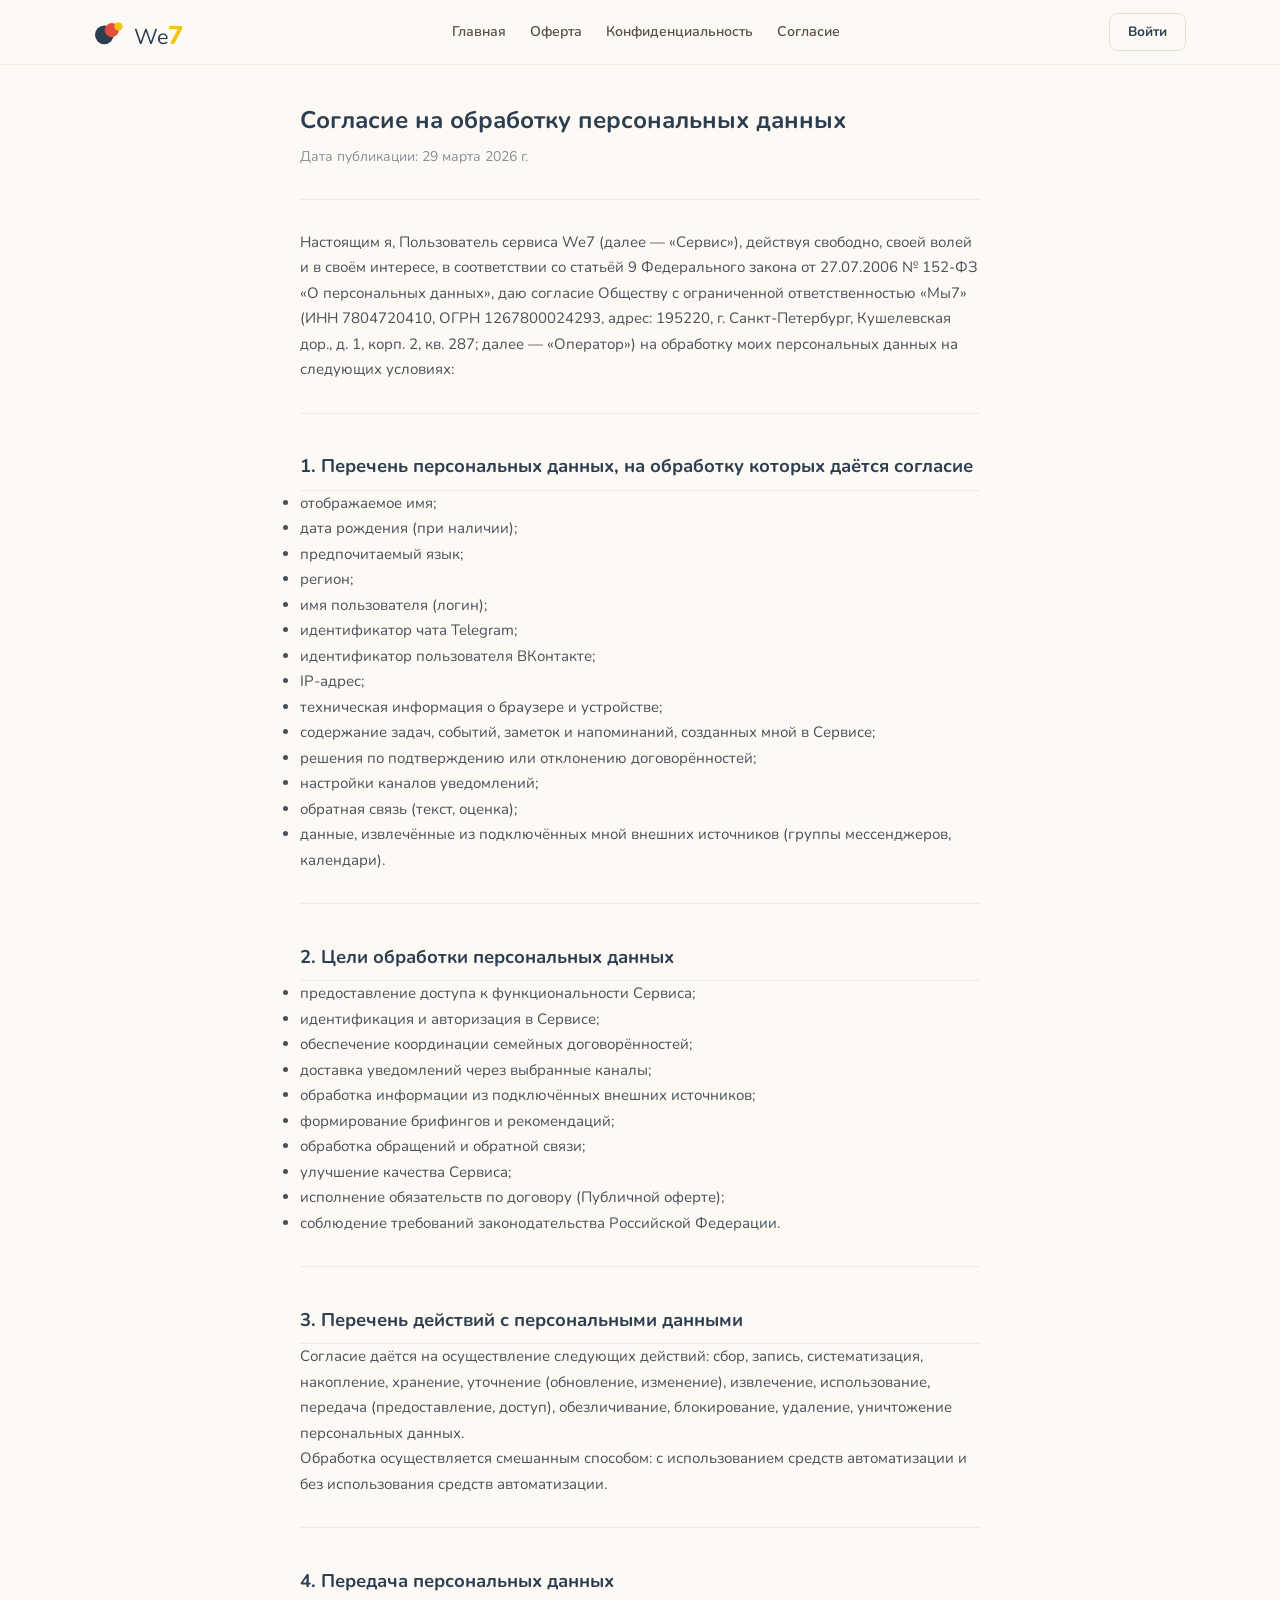
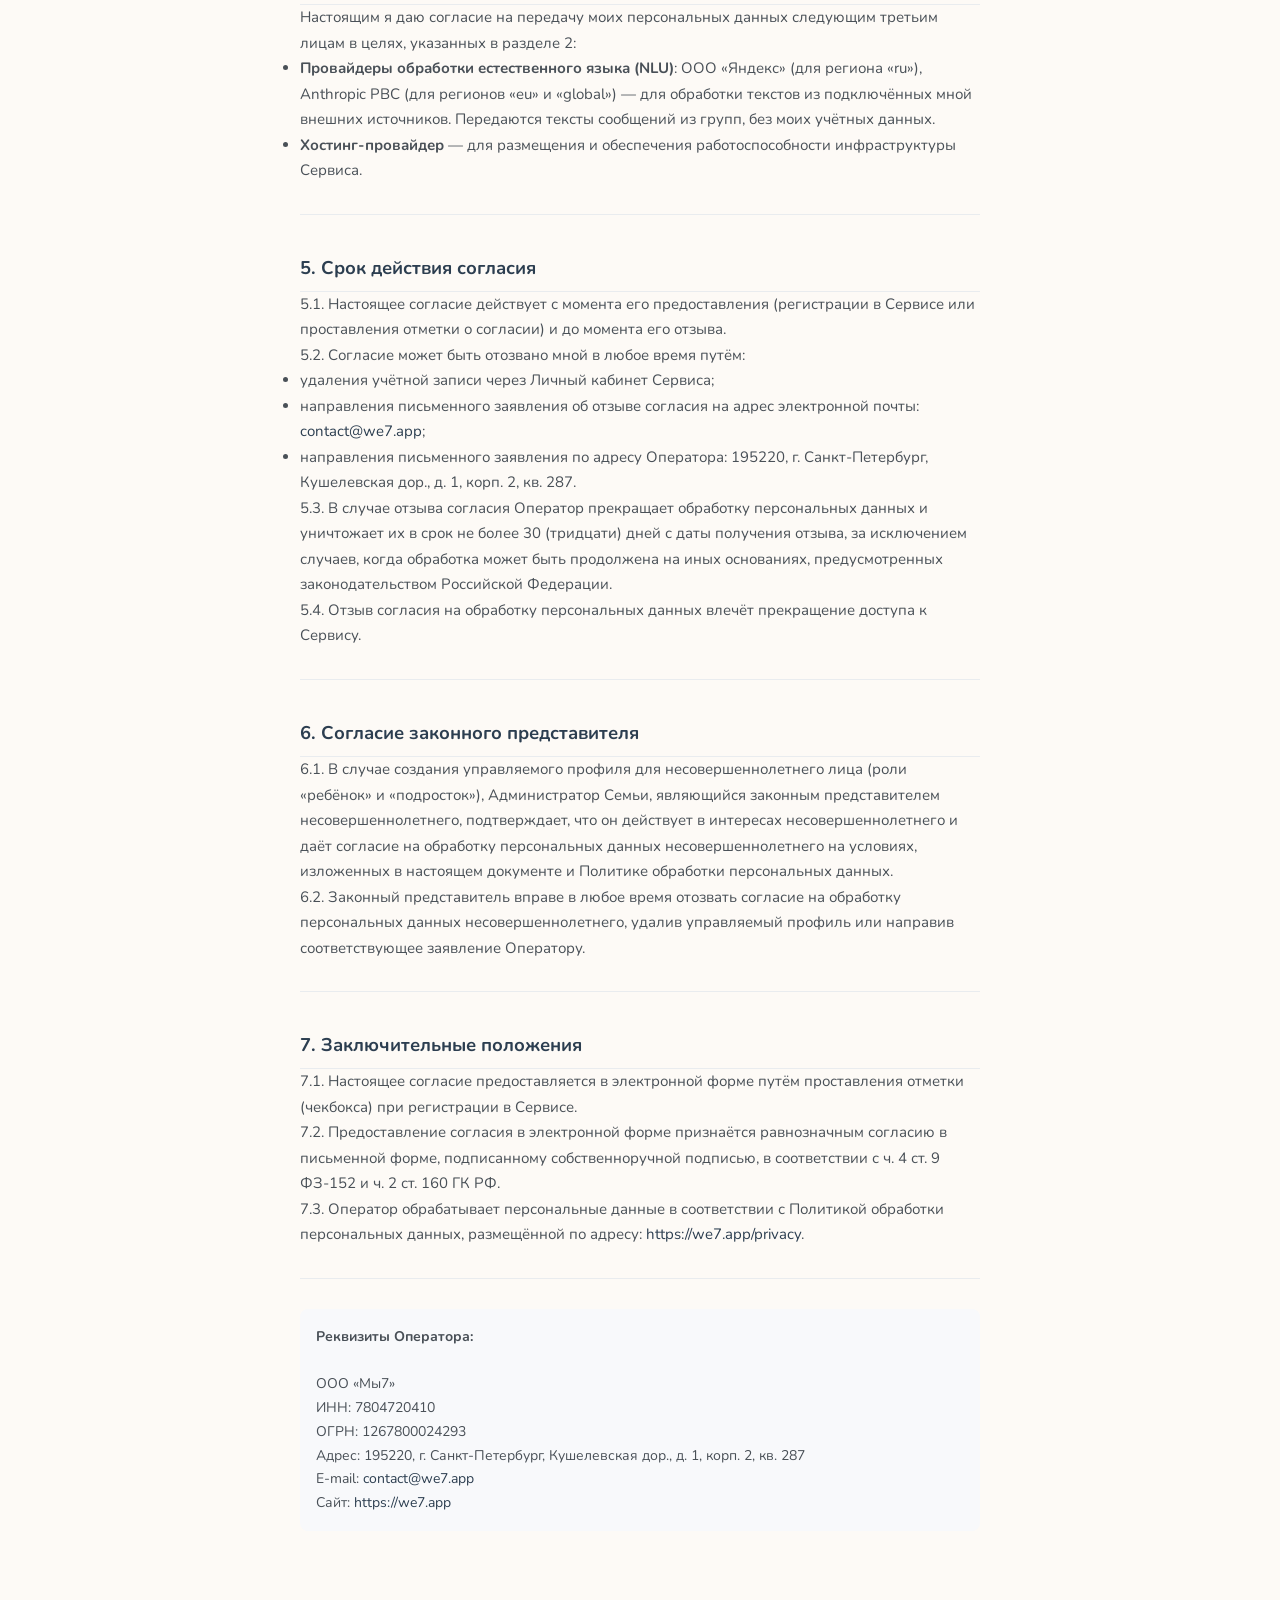
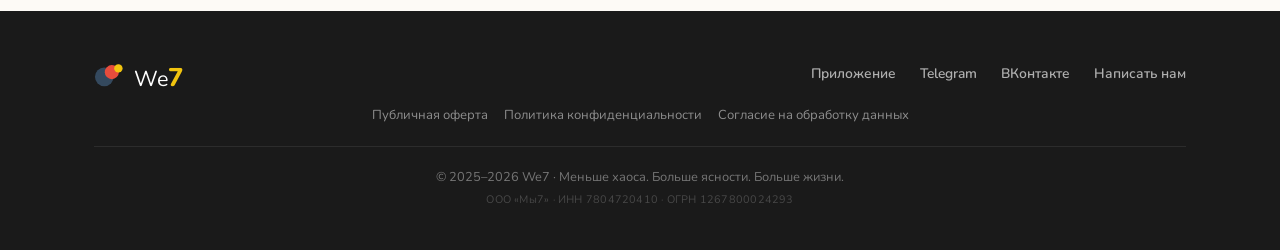
<file: consent.html>
<!DOCTYPE html>
<html lang="ru">
<head>
<meta charset="UTF-8">
<meta name="viewport" content="width=device-width, initial-scale=1.0">
<title>We7 — Согласие на обработку персональных данных</title>
<link rel="icon" href="favicon.svg" type="image/svg+xml">
<link rel="preconnect" href="https://fonts.googleapis.com">
<link rel="preconnect" href="https://fonts.gstatic.com" crossorigin>
<link href="https://fonts.googleapis.com/css2?family=DM+Serif+Display:ital@0;1&family=Nunito:ital,wght@0,400;0,500;0,600;0,700;0,800;1,400;1,600&display=swap" rel="stylesheet">
<link rel="stylesheet" href="style.css">
<style>
.legal{max-width:720px;margin:0 auto;padding:100px 20px 80px;font-family:'Nunito',system-ui,sans-serif;font-size:15px;line-height:1.7;color:#495057}
.legal h1{font-family:'Nunito',system-ui,sans-serif;font-size:1.5rem;font-weight:700;color:#2C3E50;margin-bottom:4px}
.legal h2{font-size:1.15rem;color:#2C3E50;margin-top:2em;border-bottom:1px solid #e9ecef;padding-bottom:8px;font-family:'Nunito',sans-serif}
.legal h3{font-size:0.95rem;color:#495057;margin-top:1.5em}
.legal a{color:#2C3E50}
.legal table{width:100%;border-collapse:collapse;margin:1em 0;font-size:14px}
.legal th,.legal td{border:1px solid #dee2e6;padding:8px 12px;text-align:left}
.legal th{background:#f8f9fb;font-weight:600;color:#2C3E50}
.legal hr{border:none;border-top:1px solid #e9ecef;margin:2em 0}
.legal .date{color:#868e96;font-size:14px;margin-bottom:24px}
.legal .requisites{margin-top:2em;padding:16px;background:#f8f9fb;border-radius:8px;font-size:14px;color:#495057}
</style>
</head>
<body>

<!-- HEADER -->
<header class="header" id="header">
  <div class="header-inner">
    <a href="/" class="logo">
      <svg viewBox="0 0 32 32" fill="none" xmlns="http://www.w3.org/2000/svg">
        <circle cx="11" cy="19" r="10" fill="#2C3E50"/>
        <circle cx="19" cy="14" r="7.5" fill="#E74C3C"/>
        <circle cx="26" cy="10" r="4.5" fill="#F1C40F"/>
      </svg>
      <span class="logo-text">We<b>7</b></span>
    </a>
    <nav class="nav">
      <a href="/">Главная</a>
      <a href="/terms">Оферта</a>
      <a href="/privacy">Конфиденциальность</a>
      <a href="/consent">Согласие</a>
    </nav>
    <div class="header-actions">
      <a href="https://web.we7.app/" class="btn-header">Войти</a>
    </div>
    <button class="mobile-toggle" onclick="document.querySelector('.nav').classList.toggle('show')" aria-label="Меню">
      <span></span><span></span><span></span>
    </button>
  </div>
</header>

<main class="legal">

<h1>Согласие на обработку персональных данных</h1>
<p class="date">Дата публикации: 29 марта 2026 г.</p>

<hr>

<p>Настоящим я, Пользователь сервиса We7 (далее — «Сервис»), действуя свободно, своей волей и в своём интересе, в соответствии со статьёй 9 Федерального закона от 27.07.2006 № 152-ФЗ «О персональных данных», даю согласие Обществу с ограниченной ответственностью «Мы7» (ИНН 7804720410, ОГРН 1267800024293, адрес: 195220, г. Санкт-Петербург, Кушелевская дор., д. 1, корп. 2, кв. 287; далее — «Оператор») на обработку моих персональных данных на следующих условиях:</p>

<hr>

<h2>1. Перечень персональных данных, на обработку которых даётся согласие</h2>

<ul>
<li>отображаемое имя;</li>
<li>дата рождения (при наличии);</li>
<li>предпочитаемый язык;</li>
<li>регион;</li>
<li>имя пользователя (логин);</li>
<li>идентификатор чата Telegram;</li>
<li>идентификатор пользователя ВКонтакте;</li>
<li>IP-адрес;</li>
<li>техническая информация о браузере и устройстве;</li>
<li>содержание задач, событий, заметок и напоминаний, созданных мной в Сервисе;</li>
<li>решения по подтверждению или отклонению договорённостей;</li>
<li>настройки каналов уведомлений;</li>
<li>обратная связь (текст, оценка);</li>
<li>данные, извлечённые из подключённых мной внешних источников (группы мессенджеров, календари).</li>
</ul>

<hr>

<h2>2. Цели обработки персональных данных</h2>

<ul>
<li>предоставление доступа к функциональности Сервиса;</li>
<li>идентификация и авторизация в Сервисе;</li>
<li>обеспечение координации семейных договорённостей;</li>
<li>доставка уведомлений через выбранные каналы;</li>
<li>обработка информации из подключённых внешних источников;</li>
<li>формирование брифингов и рекомендаций;</li>
<li>обработка обращений и обратной связи;</li>
<li>улучшение качества Сервиса;</li>
<li>исполнение обязательств по договору (Публичной оферте);</li>
<li>соблюдение требований законодательства Российской Федерации.</li>
</ul>

<hr>

<h2>3. Перечень действий с персональными данными</h2>

<p>Согласие даётся на осуществление следующих действий: сбор, запись, систематизация, накопление, хранение, уточнение (обновление, изменение), извлечение, использование, передача (предоставление, доступ), обезличивание, блокирование, удаление, уничтожение персональных данных.</p>

<p>Обработка осуществляется смешанным способом: с использованием средств автоматизации и без использования средств автоматизации.</p>

<hr>

<h2>4. Передача персональных данных</h2>

<p>Настоящим я даю согласие на передачу моих персональных данных следующим третьим лицам в целях, указанных в разделе 2:</p>

<ul>
<li><strong>Провайдеры обработки естественного языка (NLU)</strong>: ООО «Яндекс» (для региона «ru»), Anthropic PBC (для регионов «eu» и «global») — для обработки текстов из подключённых мной внешних источников. Передаются тексты сообщений из групп, без моих учётных данных.</li>
<li><strong>Хостинг-провайдер</strong> — для размещения и обеспечения работоспособности инфраструктуры Сервиса.</li>
</ul>

<hr>

<h2>5. Срок действия согласия</h2>

<p>5.1. Настоящее согласие действует с момента его предоставления (регистрации в Сервисе или проставления отметки о согласии) и до момента его отзыва.</p>

<p>5.2. Согласие может быть отозвано мной в любое время путём:</p>
<ul>
<li>удаления учётной записи через Личный кабинет Сервиса;</li>
<li>направления письменного заявления об отзыве согласия на адрес электронной почты: <a href="mailto:contact@we7.app">contact@we7.app</a>;</li>
<li>направления письменного заявления по адресу Оператора: 195220, г. Санкт-Петербург, Кушелевская дор., д. 1, корп. 2, кв. 287.</li>
</ul>

<p>5.3. В случае отзыва согласия Оператор прекращает обработку персональных данных и уничтожает их в срок не более 30 (тридцати) дней с даты получения отзыва, за исключением случаев, когда обработка может быть продолжена на иных основаниях, предусмотренных законодательством Российской Федерации.</p>

<p>5.4. Отзыв согласия на обработку персональных данных влечёт прекращение доступа к Сервису.</p>

<hr>

<h2>6. Согласие законного представителя</h2>

<p>6.1. В случае создания управляемого профиля для несовершеннолетнего лица (роли «ребёнок» и «подросток»), Администратор Семьи, являющийся законным представителем несовершеннолетнего, подтверждает, что он действует в интересах несовершеннолетнего и даёт согласие на обработку персональных данных несовершеннолетнего на условиях, изложенных в настоящем документе и Политике обработки персональных данных.</p>

<p>6.2. Законный представитель вправе в любое время отозвать согласие на обработку персональных данных несовершеннолетнего, удалив управляемый профиль или направив соответствующее заявление Оператору.</p>

<hr>

<h2>7. Заключительные положения</h2>

<p>7.1. Настоящее согласие предоставляется в электронной форме путём проставления отметки (чекбокса) при регистрации в Сервисе.</p>

<p>7.2. Предоставление согласия в электронной форме признаётся равнозначным согласию в письменной форме, подписанному собственноручной подписью, в соответствии с ч. 4 ст. 9 ФЗ-152 и ч. 2 ст. 160 ГК РФ.</p>

<p>7.3. Оператор обрабатывает персональные данные в соответствии с Политикой обработки персональных данных, размещённой по адресу: <a href="https://we7.app/privacy">https://we7.app/privacy</a>.</p>

<hr>

<div class="requisites">
<strong>Реквизиты Оператора:</strong><br><br>
ООО «Мы7»<br>
ИНН: 7804720410<br>
ОГРН: 1267800024293<br>
Адрес: 195220, г. Санкт-Петербург, Кушелевская дор., д. 1, корп. 2, кв. 287<br>
E-mail: <a href="mailto:contact@we7.app">contact@we7.app</a><br>
Сайт: <a href="https://we7.app">https://we7.app</a>
</div>

</main>

<!-- FOOTER -->
<footer class="footer">
  <div class="container">
    <div class="footer-inner">
      <a href="/" class="logo">
        <svg viewBox="0 0 32 32" fill="none" xmlns="http://www.w3.org/2000/svg">
          <circle cx="11" cy="19" r="10" fill="#34495E"/>
          <circle cx="19" cy="14" r="7.5" fill="#E74C3C"/>
          <circle cx="26" cy="10" r="4.5" fill="#F1C40F"/>
        </svg>
        <span class="logo-text">We<b>7</b></span>
      </a>
      <div class="footer-links">
        <a href="https://web.we7.app/" class="footer-link">Приложение</a>
        <a href="https://t.me/we7_bot" class="footer-link">Telegram</a>
        <a href="https://vk.com/we7app" class="footer-link">ВКонтакте</a>
        <a href="mailto:contact@we7.app" class="footer-link">Написать нам</a>
      </div>
    </div>
    <div class="footer-legal" style="margin-top:16px;display:flex;gap:16px;justify-content:center;flex-wrap:wrap;font-size:13px">
      <a href="/terms" style="color:rgba(255,255,255,0.5);text-decoration:none">Публичная оферта</a>
      <a href="/privacy" style="color:rgba(255,255,255,0.5);text-decoration:none">Политика конфиденциальности</a>
      <a href="/consent" style="color:rgba(255,255,255,0.5);text-decoration:none">Согласие на обработку данных</a>
    </div>
    <div class="footer-copy">
      © 2025–2026 We7 · Меньше хаоса. Больше ясности. Больше жизни.
      <br><span style="font-size:0.68rem;color:rgba(255,255,255,0.2);letter-spacing:0.02em">ООО «Мы7» · ИНН 7804720410 · ОГРН 1267800024293</span>
    </div>
  </div>
</footer>

<script>
const header = document.getElementById('header');
window.addEventListener('scroll', () => { header.classList.toggle('scrolled', window.scrollY > 20); });
</script>

</body>
</html>
</file>
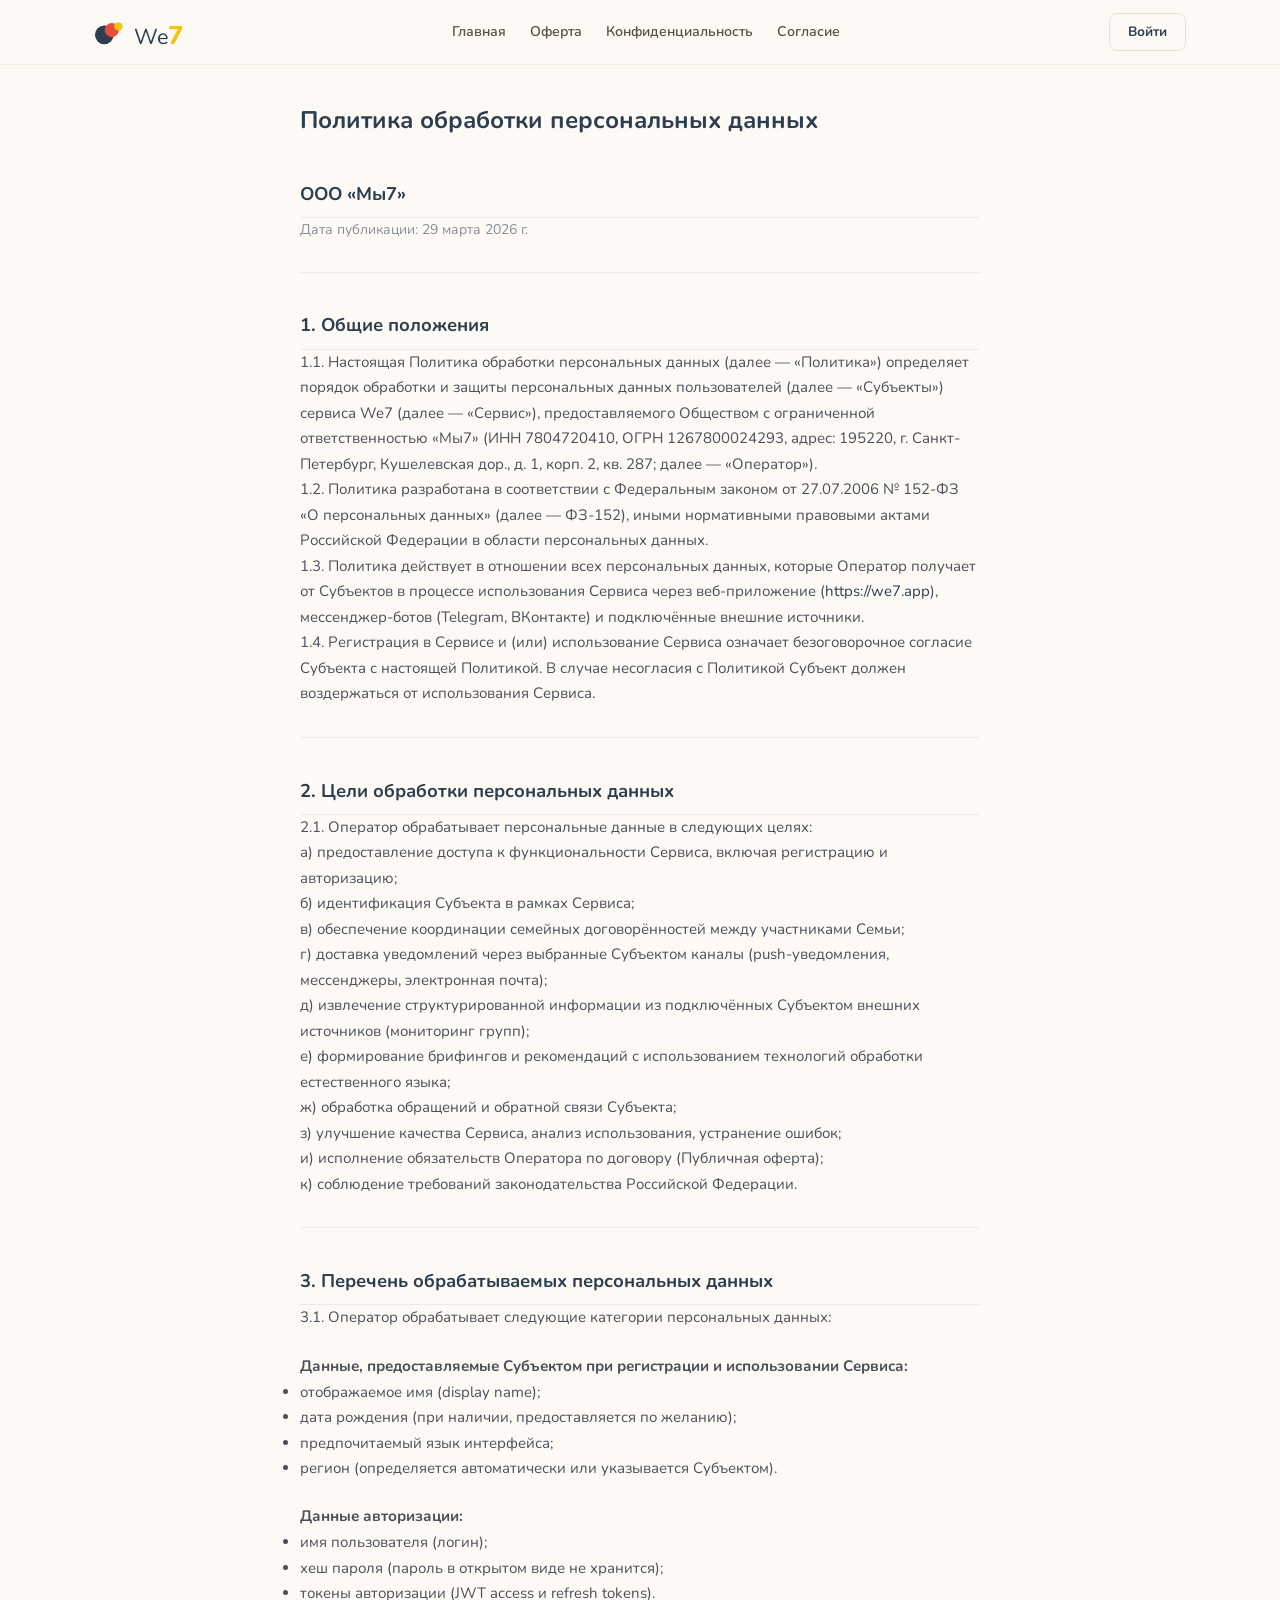
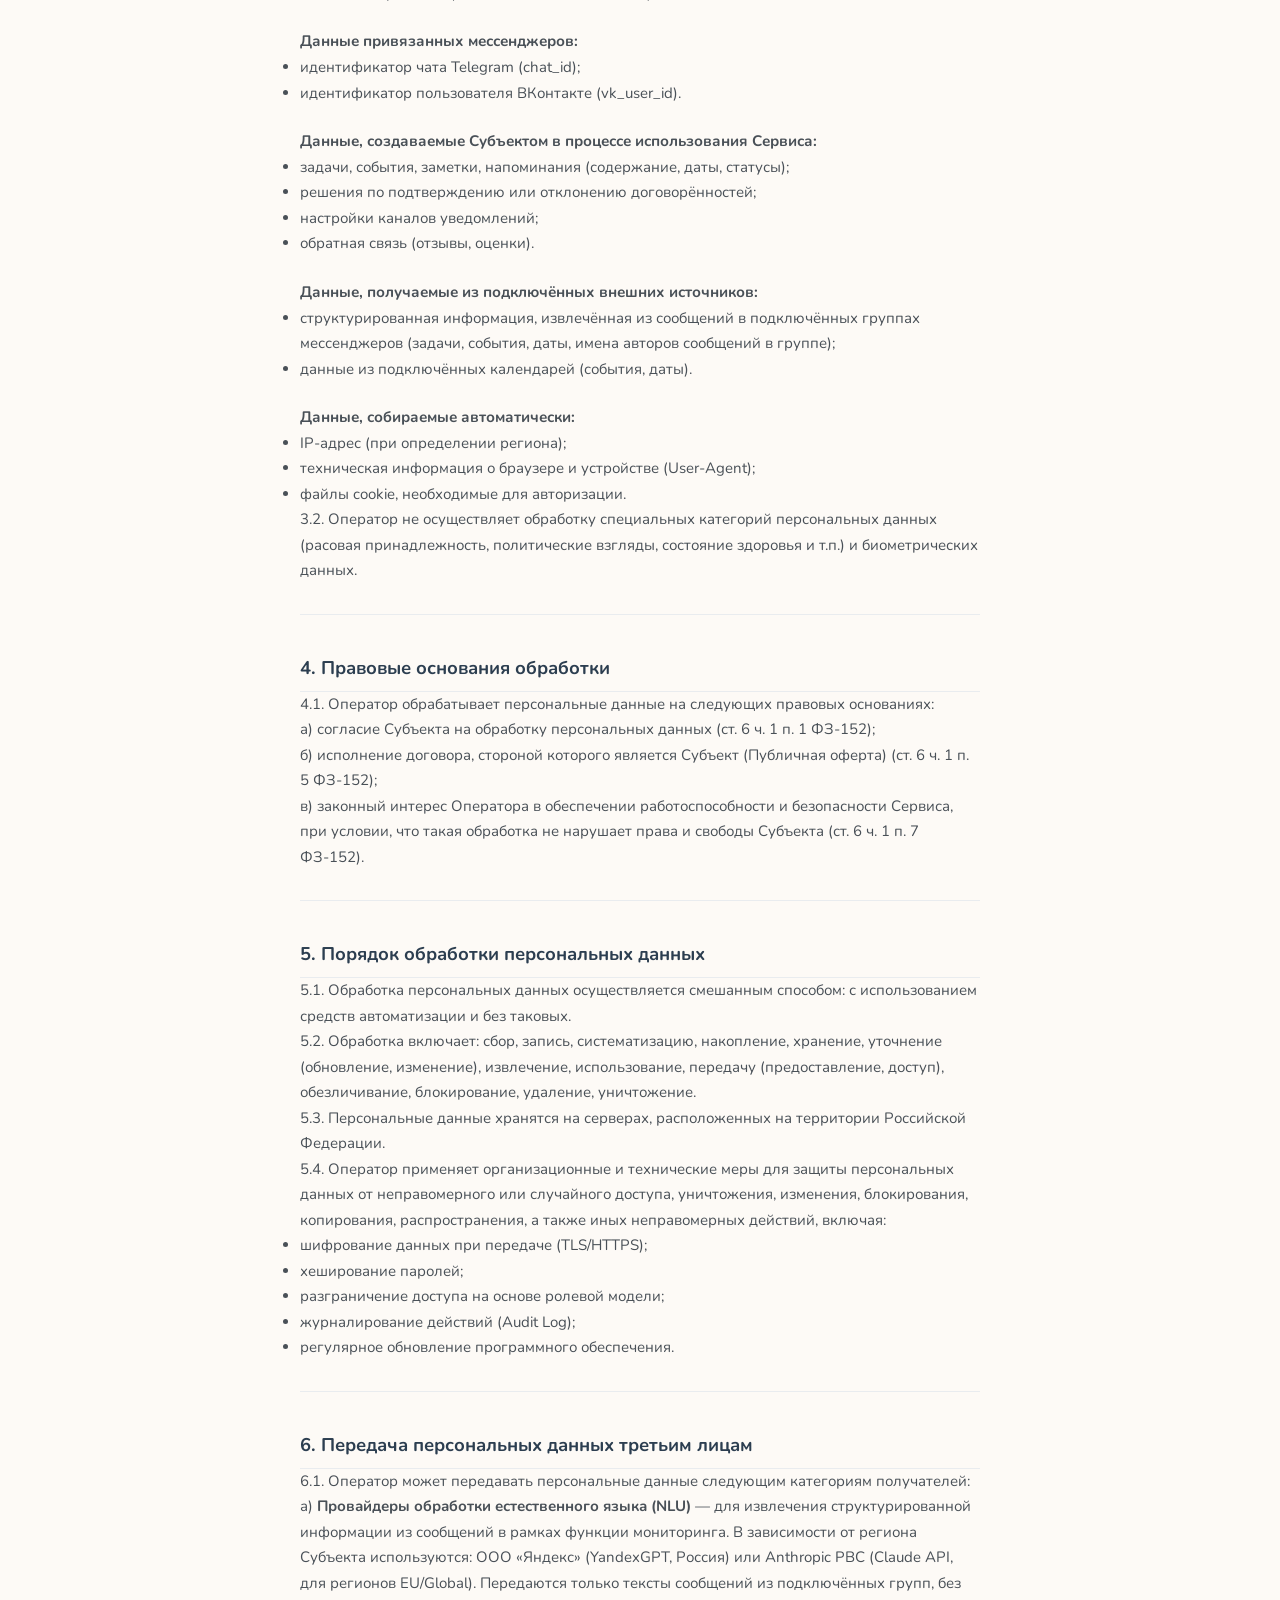
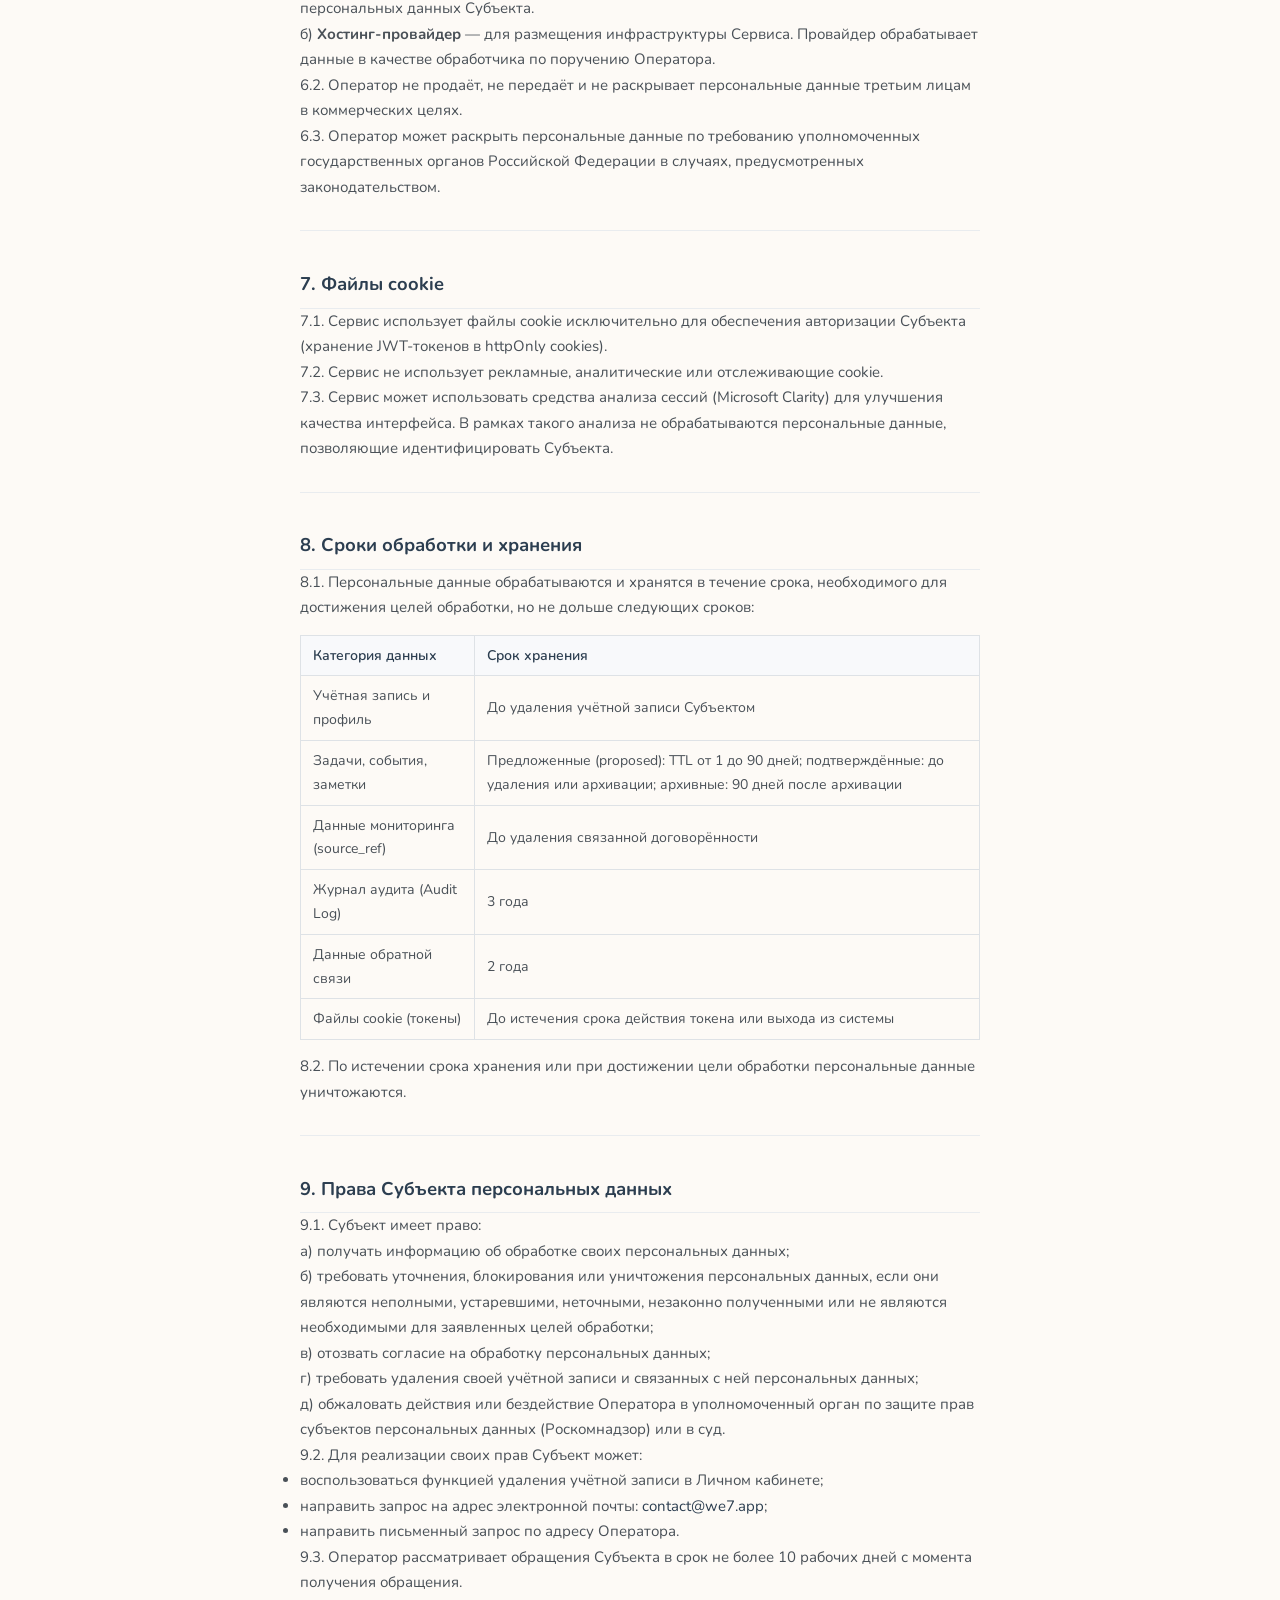
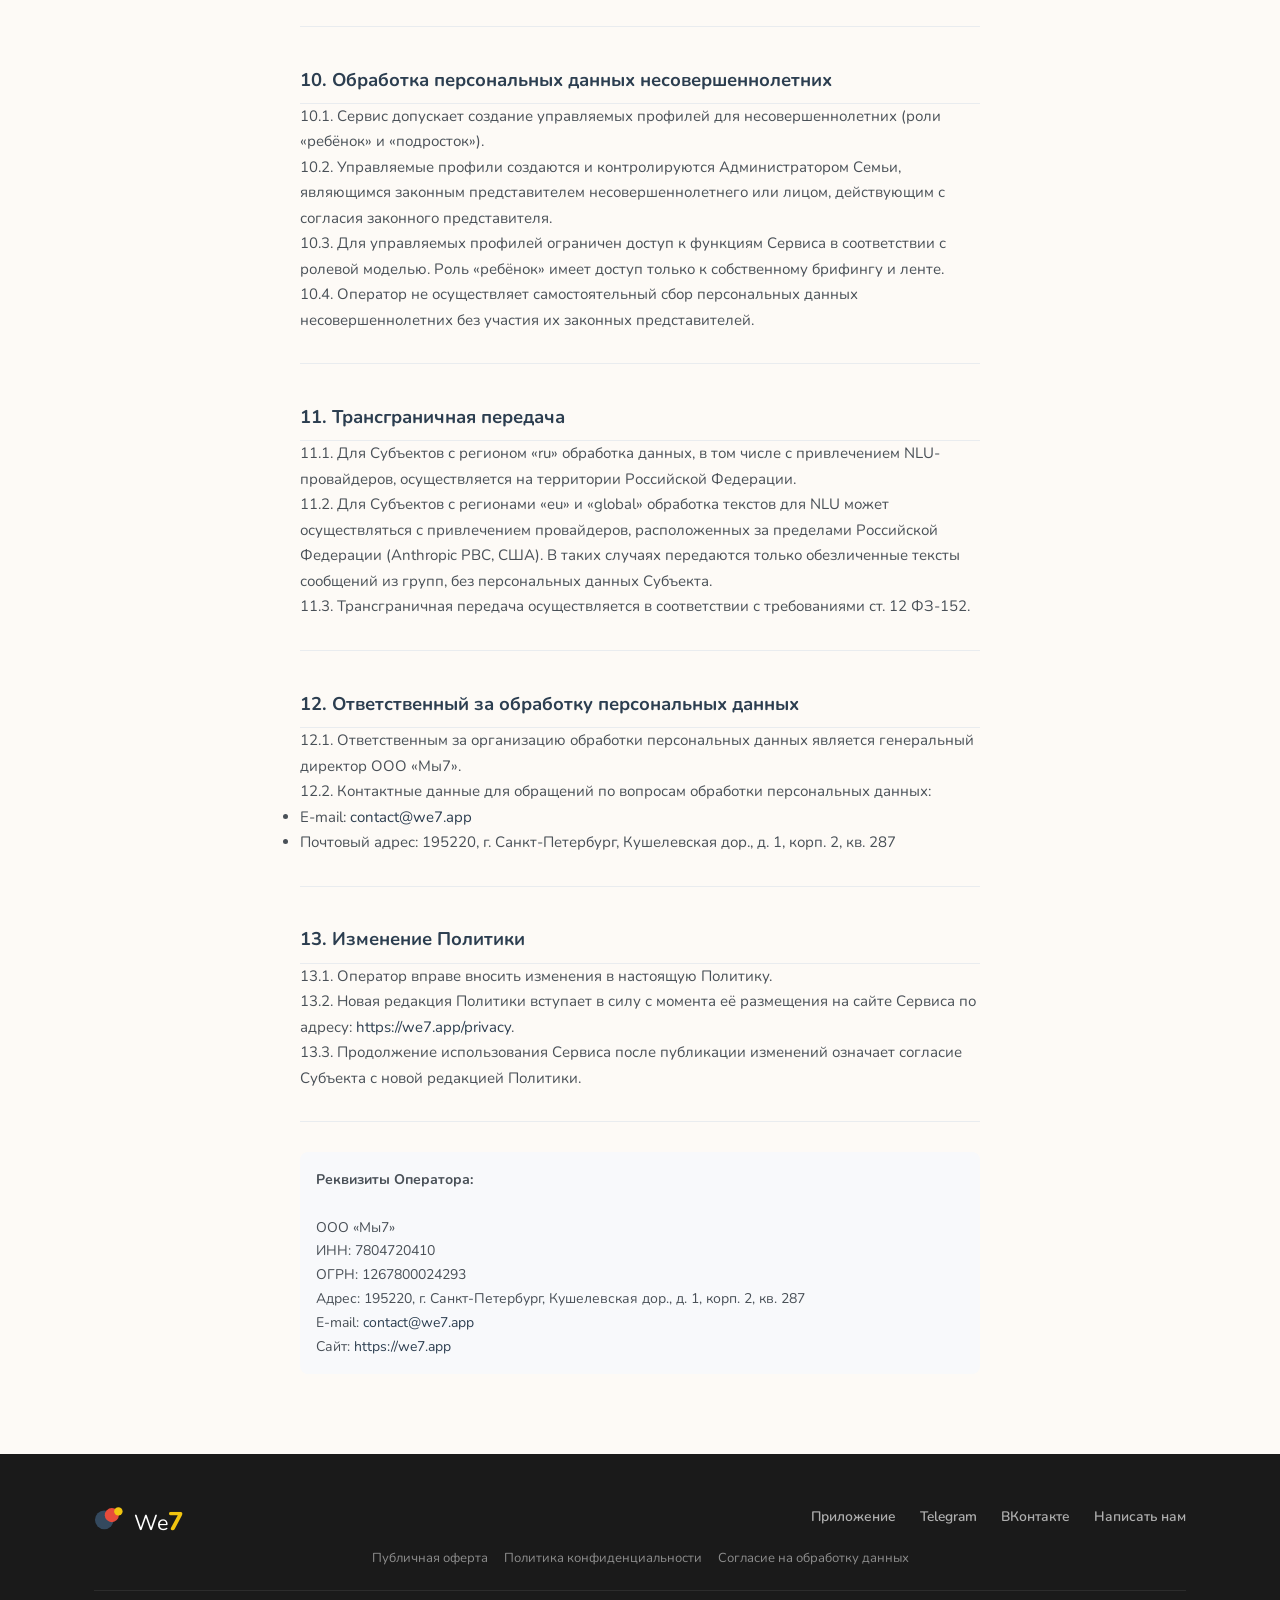
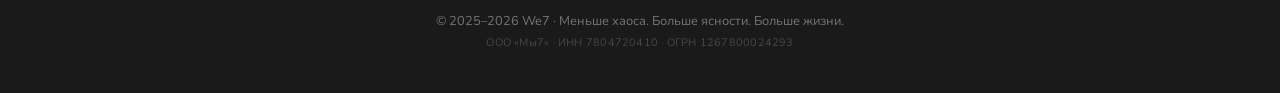
<file: privacy.html>
<!DOCTYPE html>
<html lang="ru">
<head>
<meta charset="UTF-8">
<meta name="viewport" content="width=device-width, initial-scale=1.0">
<title>We7 — Политика обработки персональных данных</title>
<link rel="icon" href="favicon.svg" type="image/svg+xml">
<link rel="preconnect" href="https://fonts.googleapis.com">
<link rel="preconnect" href="https://fonts.gstatic.com" crossorigin>
<link href="https://fonts.googleapis.com/css2?family=DM+Serif+Display:ital@0;1&family=Nunito:ital,wght@0,400;0,500;0,600;0,700;0,800;1,400;1,600&display=swap" rel="stylesheet">
<link rel="stylesheet" href="style.css">
<style>
.legal{max-width:720px;margin:0 auto;padding:100px 20px 80px;font-family:'Nunito',system-ui,sans-serif;font-size:15px;line-height:1.7;color:#495057}
.legal h1{font-family:'Nunito',system-ui,sans-serif;font-size:1.5rem;font-weight:700;color:#2C3E50;margin-bottom:4px}
.legal h2{font-size:1.15rem;color:#2C3E50;margin-top:2em;border-bottom:1px solid #e9ecef;padding-bottom:8px;font-family:'Nunito',sans-serif}
.legal h3{font-size:0.95rem;color:#495057;margin-top:1.5em}
.legal a{color:#2C3E50}
.legal table{width:100%;border-collapse:collapse;margin:1em 0;font-size:14px}
.legal th,.legal td{border:1px solid #dee2e6;padding:8px 12px;text-align:left}
.legal th{background:#f8f9fb;font-weight:600;color:#2C3E50}
.legal hr{border:none;border-top:1px solid #e9ecef;margin:2em 0}
.legal .date{color:#868e96;font-size:14px;margin-bottom:24px}
.legal .requisites{margin-top:2em;padding:16px;background:#f8f9fb;border-radius:8px;font-size:14px;color:#495057}
</style>
</head>
<body>

<!-- HEADER -->
<header class="header" id="header">
  <div class="header-inner">
    <a href="/" class="logo">
      <svg viewBox="0 0 32 32" fill="none" xmlns="http://www.w3.org/2000/svg">
        <circle cx="11" cy="19" r="10" fill="#2C3E50"/>
        <circle cx="19" cy="14" r="7.5" fill="#E74C3C"/>
        <circle cx="26" cy="10" r="4.5" fill="#F1C40F"/>
      </svg>
      <span class="logo-text">We<b>7</b></span>
    </a>
    <nav class="nav">
      <a href="/">Главная</a>
      <a href="/terms">Оферта</a>
      <a href="/privacy">Конфиденциальность</a>
      <a href="/consent">Согласие</a>
    </nav>
    <div class="header-actions">
      <a href="https://web.we7.app/" class="btn-header">Войти</a>
    </div>
    <button class="mobile-toggle" onclick="document.querySelector('.nav').classList.toggle('show')" aria-label="Меню">
      <span></span><span></span><span></span>
    </button>
  </div>
</header>

<main class="legal">

<h1>Политика обработки персональных данных</h1>
<h2>ООО &laquo;Мы7&raquo;</h2>
<p class="date">Дата публикации: 29 марта 2026 г.</p>

<hr>

<h2>1. Общие положения</h2>

<p>1.1. Настоящая Политика обработки персональных данных (далее — &laquo;Политика&raquo;) определяет порядок обработки и защиты персональных данных пользователей (далее — &laquo;Субъекты&raquo;) сервиса We7 (далее — &laquo;Сервис&raquo;), предоставляемого Обществом с ограниченной ответственностью &laquo;Мы7&raquo; (ИНН 7804720410, ОГРН 1267800024293, адрес: 195220, г. Санкт-Петербург, Кушелевская дор., д. 1, корп. 2, кв. 287; далее — &laquo;Оператор&raquo;).</p>

<p>1.2. Политика разработана в соответствии с Федеральным законом от 27.07.2006 № 152-ФЗ &laquo;О персональных данных&raquo; (далее — ФЗ-152), иными нормативными правовыми актами Российской Федерации в области персональных данных.</p>

<p>1.3. Политика действует в отношении всех персональных данных, которые Оператор получает от Субъектов в процессе использования Сервиса через веб-приложение (<a href="https://we7.app">https://we7.app</a>), мессенджер-ботов (Telegram, ВКонтакте) и подключённые внешние источники.</p>

<p>1.4. Регистрация в Сервисе и (или) использование Сервиса означает безоговорочное согласие Субъекта с настоящей Политикой. В случае несогласия с Политикой Субъект должен воздержаться от использования Сервиса.</p>

<hr>

<h2>2. Цели обработки персональных данных</h2>

<p>2.1. Оператор обрабатывает персональные данные в следующих целях:</p>

<p>а) предоставление доступа к функциональности Сервиса, включая регистрацию и авторизацию;</p>
<p>б) идентификация Субъекта в рамках Сервиса;</p>
<p>в) обеспечение координации семейных договорённостей между участниками Семьи;</p>
<p>г) доставка уведомлений через выбранные Субъектом каналы (push-уведомления, мессенджеры, электронная почта);</p>
<p>д) извлечение структурированной информации из подключённых Субъектом внешних источников (мониторинг групп);</p>
<p>е) формирование брифингов и рекомендаций с использованием технологий обработки естественного языка;</p>
<p>ж) обработка обращений и обратной связи Субъекта;</p>
<p>з) улучшение качества Сервиса, анализ использования, устранение ошибок;</p>
<p>и) исполнение обязательств Оператора по договору (Публичная оферта);</p>
<p>к) соблюдение требований законодательства Российской Федерации.</p>

<hr>

<h2>3. Перечень обрабатываемых персональных данных</h2>

<p>3.1. Оператор обрабатывает следующие категории персональных данных:</p>

<h3>Данные, предоставляемые Субъектом при регистрации и использовании Сервиса:</h3>
<ul>
<li>отображаемое имя (display name);</li>
<li>дата рождения (при наличии, предоставляется по желанию);</li>
<li>предпочитаемый язык интерфейса;</li>
<li>регион (определяется автоматически или указывается Субъектом).</li>
</ul>

<h3>Данные авторизации:</h3>
<ul>
<li>имя пользователя (логин);</li>
<li>хеш пароля (пароль в открытом виде не хранится);</li>
<li>токены авторизации (JWT access и refresh tokens).</li>
</ul>

<h3>Данные привязанных мессенджеров:</h3>
<ul>
<li>идентификатор чата Telegram (chat_id);</li>
<li>идентификатор пользователя ВКонтакте (vk_user_id).</li>
</ul>

<h3>Данные, создаваемые Субъектом в процессе использования Сервиса:</h3>
<ul>
<li>задачи, события, заметки, напоминания (содержание, даты, статусы);</li>
<li>решения по подтверждению или отклонению договорённостей;</li>
<li>настройки каналов уведомлений;</li>
<li>обратная связь (отзывы, оценки).</li>
</ul>

<h3>Данные, получаемые из подключённых внешних источников:</h3>
<ul>
<li>структурированная информация, извлечённая из сообщений в подключённых группах мессенджеров (задачи, события, даты, имена авторов сообщений в группе);</li>
<li>данные из подключённых календарей (события, даты).</li>
</ul>

<h3>Данные, собираемые автоматически:</h3>
<ul>
<li>IP-адрес (при определении региона);</li>
<li>техническая информация о браузере и устройстве (User-Agent);</li>
<li>файлы cookie, необходимые для авторизации.</li>
</ul>

<p>3.2. Оператор не осуществляет обработку специальных категорий персональных данных (расовая принадлежность, политические взгляды, состояние здоровья и т.п.) и биометрических данных.</p>

<hr>

<h2>4. Правовые основания обработки</h2>

<p>4.1. Оператор обрабатывает персональные данные на следующих правовых основаниях:</p>

<p>а) согласие Субъекта на обработку персональных данных (ст. 6 ч. 1 п. 1 ФЗ-152);</p>
<p>б) исполнение договора, стороной которого является Субъект (Публичная оферта) (ст. 6 ч. 1 п. 5 ФЗ-152);</p>
<p>в) законный интерес Оператора в обеспечении работоспособности и безопасности Сервиса, при условии, что такая обработка не нарушает права и свободы Субъекта (ст. 6 ч. 1 п. 7 ФЗ-152).</p>

<hr>

<h2>5. Порядок обработки персональных данных</h2>

<p>5.1. Обработка персональных данных осуществляется смешанным способом: с использованием средств автоматизации и без таковых.</p>

<p>5.2. Обработка включает: сбор, запись, систематизацию, накопление, хранение, уточнение (обновление, изменение), извлечение, использование, передачу (предоставление, доступ), обезличивание, блокирование, удаление, уничтожение.</p>

<p>5.3. Персональные данные хранятся на серверах, расположенных на территории Российской Федерации.</p>

<p>5.4. Оператор применяет организационные и технические меры для защиты персональных данных от неправомерного или случайного доступа, уничтожения, изменения, блокирования, копирования, распространения, а также иных неправомерных действий, включая:</p>
<ul>
<li>шифрование данных при передаче (TLS/HTTPS);</li>
<li>хеширование паролей;</li>
<li>разграничение доступа на основе ролевой модели;</li>
<li>журналирование действий (Audit Log);</li>
<li>регулярное обновление программного обеспечения.</li>
</ul>

<hr>

<h2>6. Передача персональных данных третьим лицам</h2>

<p>6.1. Оператор может передавать персональные данные следующим категориям получателей:</p>

<p>а) <strong>Провайдеры обработки естественного языка (NLU)</strong> — для извлечения структурированной информации из сообщений в рамках функции мониторинга. В зависимости от региона Субъекта используются: ООО &laquo;Яндекс&raquo; (YandexGPT, Россия) или Anthropic PBC (Claude API, для регионов EU/Global). Передаются только тексты сообщений из подключённых групп, без персональных данных Субъекта.</p>

<p>б) <strong>Хостинг-провайдер</strong> — для размещения инфраструктуры Сервиса. Провайдер обрабатывает данные в качестве обработчика по поручению Оператора.</p>

<p>6.2. Оператор не продаёт, не передаёт и не раскрывает персональные данные третьим лицам в коммерческих целях.</p>

<p>6.3. Оператор может раскрыть персональные данные по требованию уполномоченных государственных органов Российской Федерации в случаях, предусмотренных законодательством.</p>

<hr>

<h2>7. Файлы cookie</h2>

<p>7.1. Сервис использует файлы cookie исключительно для обеспечения авторизации Субъекта (хранение JWT-токенов в httpOnly cookies).</p>

<p>7.2. Сервис не использует рекламные, аналитические или отслеживающие cookie.</p>

<p>7.3. Сервис может использовать средства анализа сессий (Microsoft Clarity) для улучшения качества интерфейса. В рамках такого анализа не обрабатываются персональные данные, позволяющие идентифицировать Субъекта.</p>

<hr>

<h2>8. Сроки обработки и хранения</h2>

<p>8.1. Персональные данные обрабатываются и хранятся в течение срока, необходимого для достижения целей обработки, но не дольше следующих сроков:</p>

<table>
<thead>
<tr>
<th>Категория данных</th>
<th>Срок хранения</th>
</tr>
</thead>
<tbody>
<tr>
<td>Учётная запись и профиль</td>
<td>До удаления учётной записи Субъектом</td>
</tr>
<tr>
<td>Задачи, события, заметки</td>
<td>Предложенные (proposed): TTL от 1 до 90 дней; подтверждённые: до удаления или архивации; архивные: 90 дней после архивации</td>
</tr>
<tr>
<td>Данные мониторинга (source_ref)</td>
<td>До удаления связанной договорённости</td>
</tr>
<tr>
<td>Журнал аудита (Audit Log)</td>
<td>3 года</td>
</tr>
<tr>
<td>Данные обратной связи</td>
<td>2 года</td>
</tr>
<tr>
<td>Файлы cookie (токены)</td>
<td>До истечения срока действия токена или выхода из системы</td>
</tr>
</tbody>
</table>

<p>8.2. По истечении срока хранения или при достижении цели обработки персональные данные уничтожаются.</p>

<hr>

<h2>9. Права Субъекта персональных данных</h2>

<p>9.1. Субъект имеет право:</p>

<p>а) получать информацию об обработке своих персональных данных;</p>
<p>б) требовать уточнения, блокирования или уничтожения персональных данных, если они являются неполными, устаревшими, неточными, незаконно полученными или не являются необходимыми для заявленных целей обработки;</p>
<p>в) отозвать согласие на обработку персональных данных;</p>
<p>г) требовать удаления своей учётной записи и связанных с ней персональных данных;</p>
<p>д) обжаловать действия или бездействие Оператора в уполномоченный орган по защите прав субъектов персональных данных (Роскомнадзор) или в суд.</p>

<p>9.2. Для реализации своих прав Субъект может:</p>
<ul>
<li>воспользоваться функцией удаления учётной записи в Личном кабинете;</li>
<li>направить запрос на адрес электронной почты: <a href="mailto:contact@we7.app">contact@we7.app</a>;</li>
<li>направить письменный запрос по адресу Оператора.</li>
</ul>

<p>9.3. Оператор рассматривает обращения Субъекта в срок не более 10 рабочих дней с момента получения обращения.</p>

<hr>

<h2>10. Обработка персональных данных несовершеннолетних</h2>

<p>10.1. Сервис допускает создание управляемых профилей для несовершеннолетних (роли &laquo;ребёнок&raquo; и &laquo;подросток&raquo;).</p>

<p>10.2. Управляемые профили создаются и контролируются Администратором Семьи, являющимся законным представителем несовершеннолетнего или лицом, действующим с согласия законного представителя.</p>

<p>10.3. Для управляемых профилей ограничен доступ к функциям Сервиса в соответствии с ролевой моделью. Роль &laquo;ребёнок&raquo; имеет доступ только к собственному брифингу и ленте.</p>

<p>10.4. Оператор не осуществляет самостоятельный сбор персональных данных несовершеннолетних без участия их законных представителей.</p>

<hr>

<h2>11. Трансграничная передача</h2>

<p>11.1. Для Субъектов с регионом &laquo;ru&raquo; обработка данных, в том числе с привлечением NLU-провайдеров, осуществляется на территории Российской Федерации.</p>

<p>11.2. Для Субъектов с регионами &laquo;eu&raquo; и &laquo;global&raquo; обработка текстов для NLU может осуществляться с привлечением провайдеров, расположенных за пределами Российской Федерации (Anthropic PBC, США). В таких случаях передаются только обезличенные тексты сообщений из групп, без персональных данных Субъекта.</p>

<p>11.3. Трансграничная передача осуществляется в соответствии с требованиями ст. 12 ФЗ-152.</p>

<hr>

<h2>12. Ответственный за обработку персональных данных</h2>

<p>12.1. Ответственным за организацию обработки персональных данных является генеральный директор ООО &laquo;Мы7&raquo;.</p>

<p>12.2. Контактные данные для обращений по вопросам обработки персональных данных:</p>
<ul>
<li>E-mail: <a href="mailto:contact@we7.app">contact@we7.app</a></li>
<li>Почтовый адрес: 195220, г. Санкт-Петербург, Кушелевская дор., д. 1, корп. 2, кв. 287</li>
</ul>

<hr>

<h2>13. Изменение Политики</h2>

<p>13.1. Оператор вправе вносить изменения в настоящую Политику.</p>

<p>13.2. Новая редакция Политики вступает в силу с момента её размещения на сайте Сервиса по адресу: <a href="https://we7.app/privacy">https://we7.app/privacy</a>.</p>

<p>13.3. Продолжение использования Сервиса после публикации изменений означает согласие Субъекта с новой редакцией Политики.</p>

<hr>

<div class="requisites">
<strong>Реквизиты Оператора:</strong><br><br>
ООО &laquo;Мы7&raquo;<br>
ИНН: 7804720410<br>
ОГРН: 1267800024293<br>
Адрес: 195220, г. Санкт-Петербург, Кушелевская дор., д. 1, корп. 2, кв. 287<br>
E-mail: <a href="mailto:contact@we7.app">contact@we7.app</a><br>
Сайт: <a href="https://we7.app">https://we7.app</a>
</div>

</main>

<!-- FOOTER -->
<footer class="footer">
  <div class="container">
    <div class="footer-inner">
      <a href="/" class="logo">
        <svg viewBox="0 0 32 32" fill="none" xmlns="http://www.w3.org/2000/svg">
          <circle cx="11" cy="19" r="10" fill="#34495E"/>
          <circle cx="19" cy="14" r="7.5" fill="#E74C3C"/>
          <circle cx="26" cy="10" r="4.5" fill="#F1C40F"/>
        </svg>
        <span class="logo-text">We<b>7</b></span>
      </a>
      <div class="footer-links">
        <a href="https://web.we7.app/" class="footer-link">Приложение</a>
        <a href="https://t.me/we7_bot" class="footer-link">Telegram</a>
        <a href="https://vk.com/we7app" class="footer-link">ВКонтакте</a>
        <a href="mailto:contact@we7.app" class="footer-link">Написать нам</a>
      </div>
    </div>
    <div class="footer-legal" style="margin-top:16px;display:flex;gap:16px;justify-content:center;flex-wrap:wrap;font-size:13px">
      <a href="/terms" style="color:rgba(255,255,255,0.5);text-decoration:none">Публичная оферта</a>
      <a href="/privacy" style="color:rgba(255,255,255,0.5);text-decoration:none">Политика конфиденциальности</a>
      <a href="/consent" style="color:rgba(255,255,255,0.5);text-decoration:none">Согласие на обработку данных</a>
    </div>
    <div class="footer-copy">
      © 2025–2026 We7 · Меньше хаоса. Больше ясности. Больше жизни.
      <br><span style="font-size:0.68rem;color:rgba(255,255,255,0.2);letter-spacing:0.02em">ООО «Мы7» · ИНН 7804720410 · ОГРН 1267800024293</span>
    </div>
  </div>
</footer>

<script>
const header = document.getElementById('header');
window.addEventListener('scroll', () => { header.classList.toggle('scrolled', window.scrollY > 20); });
</script>

</body>
</html>
</file>
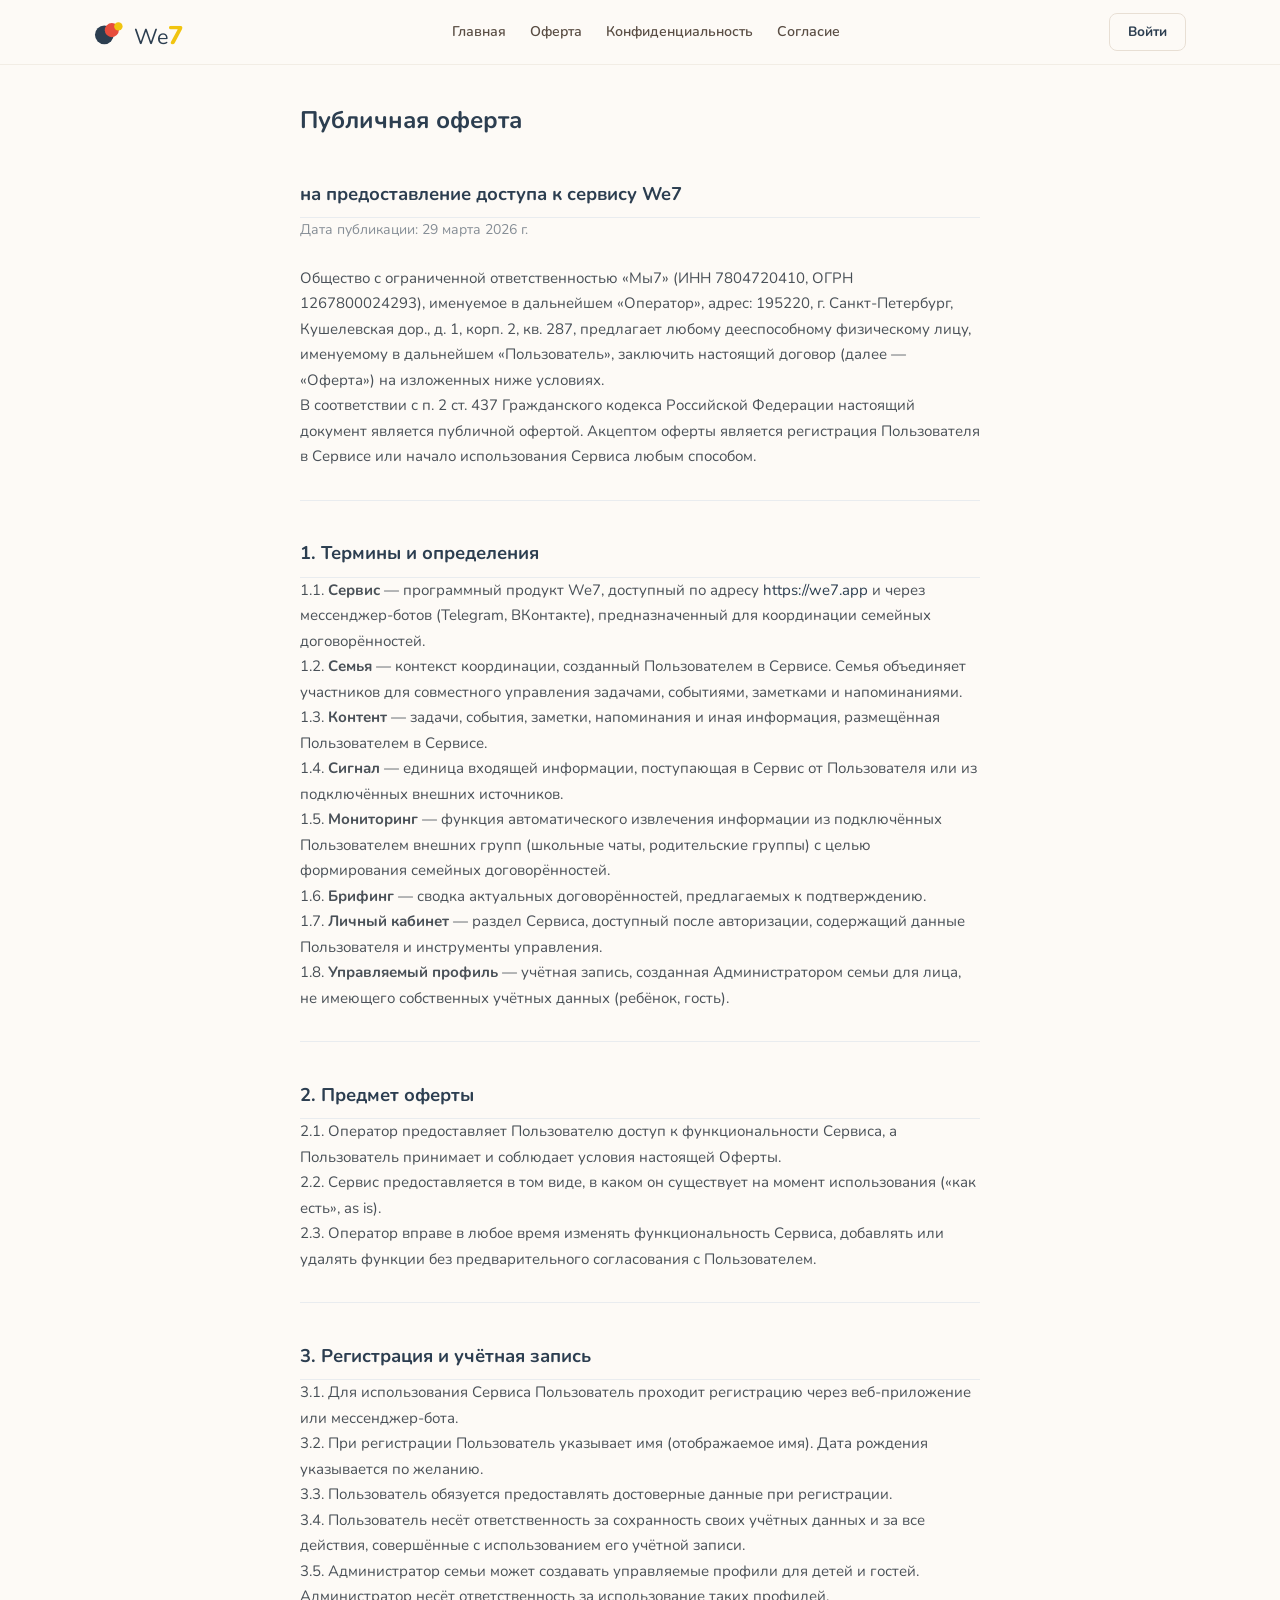
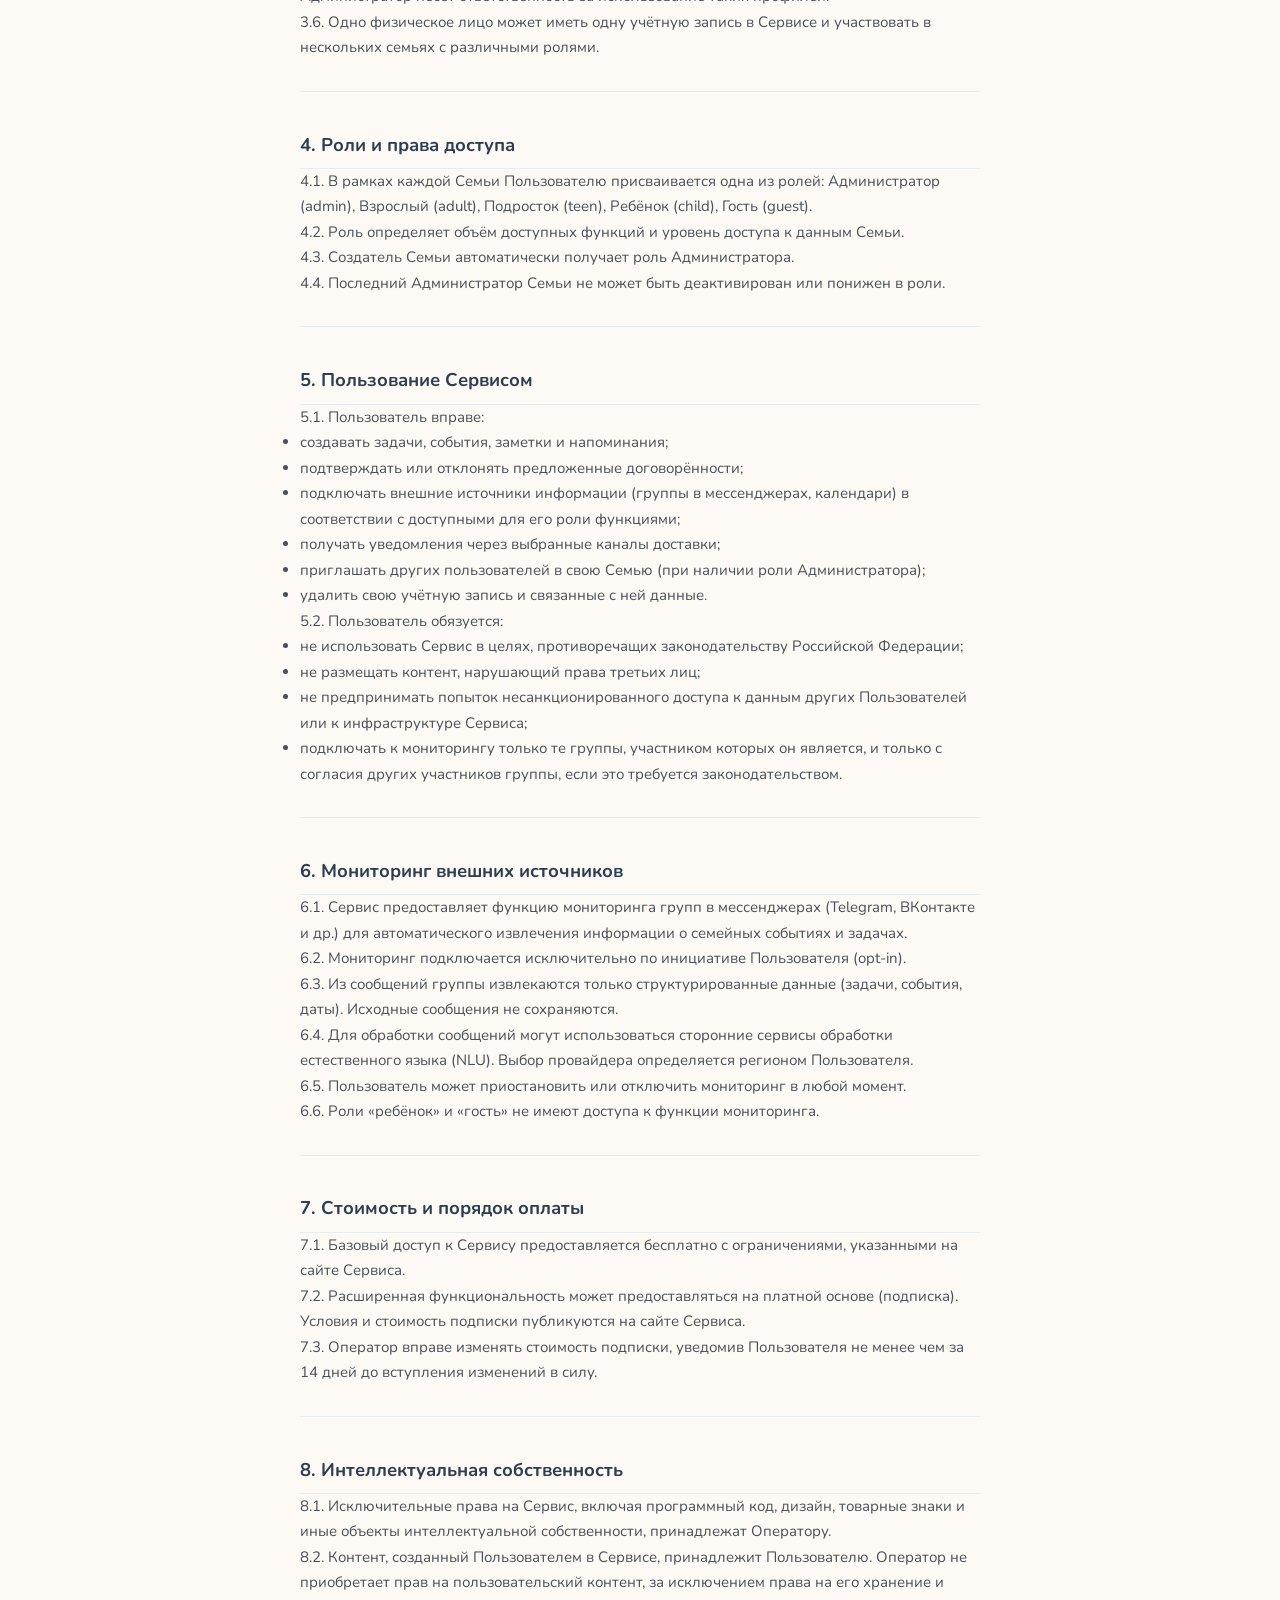
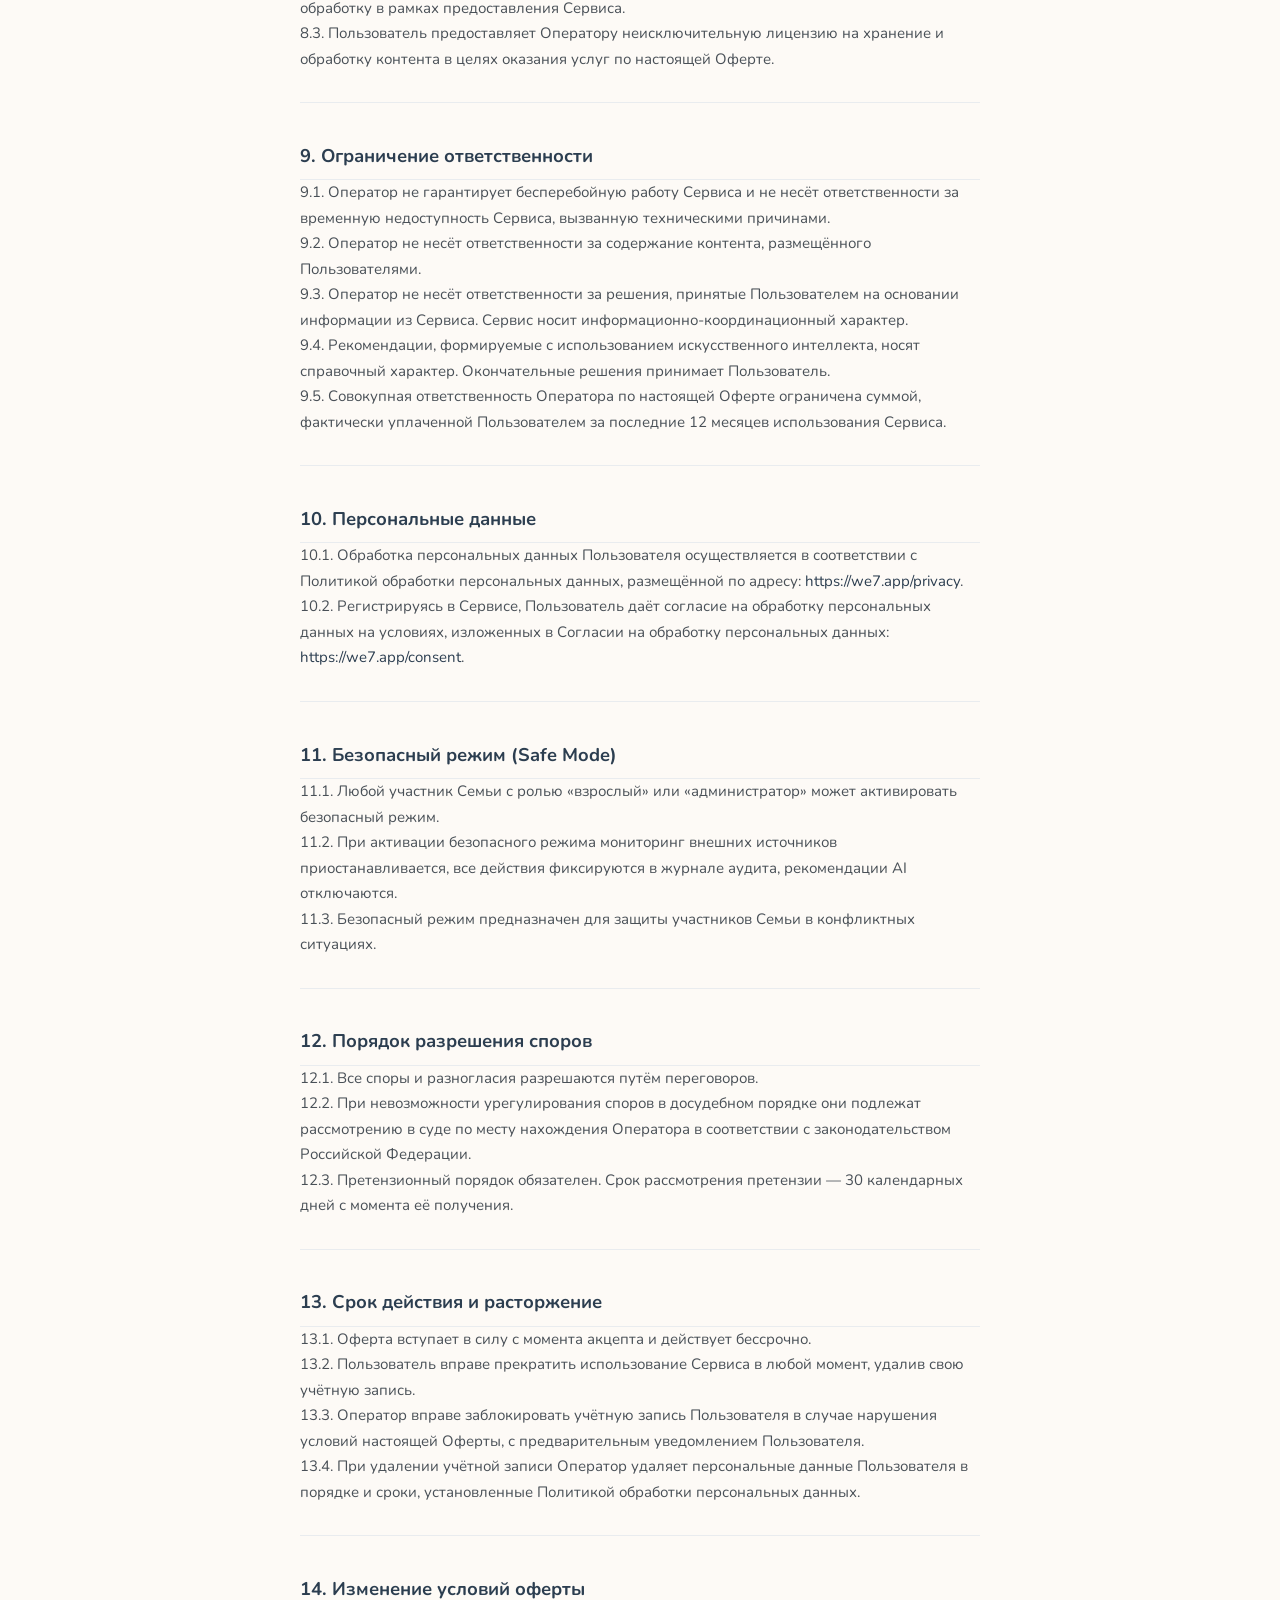
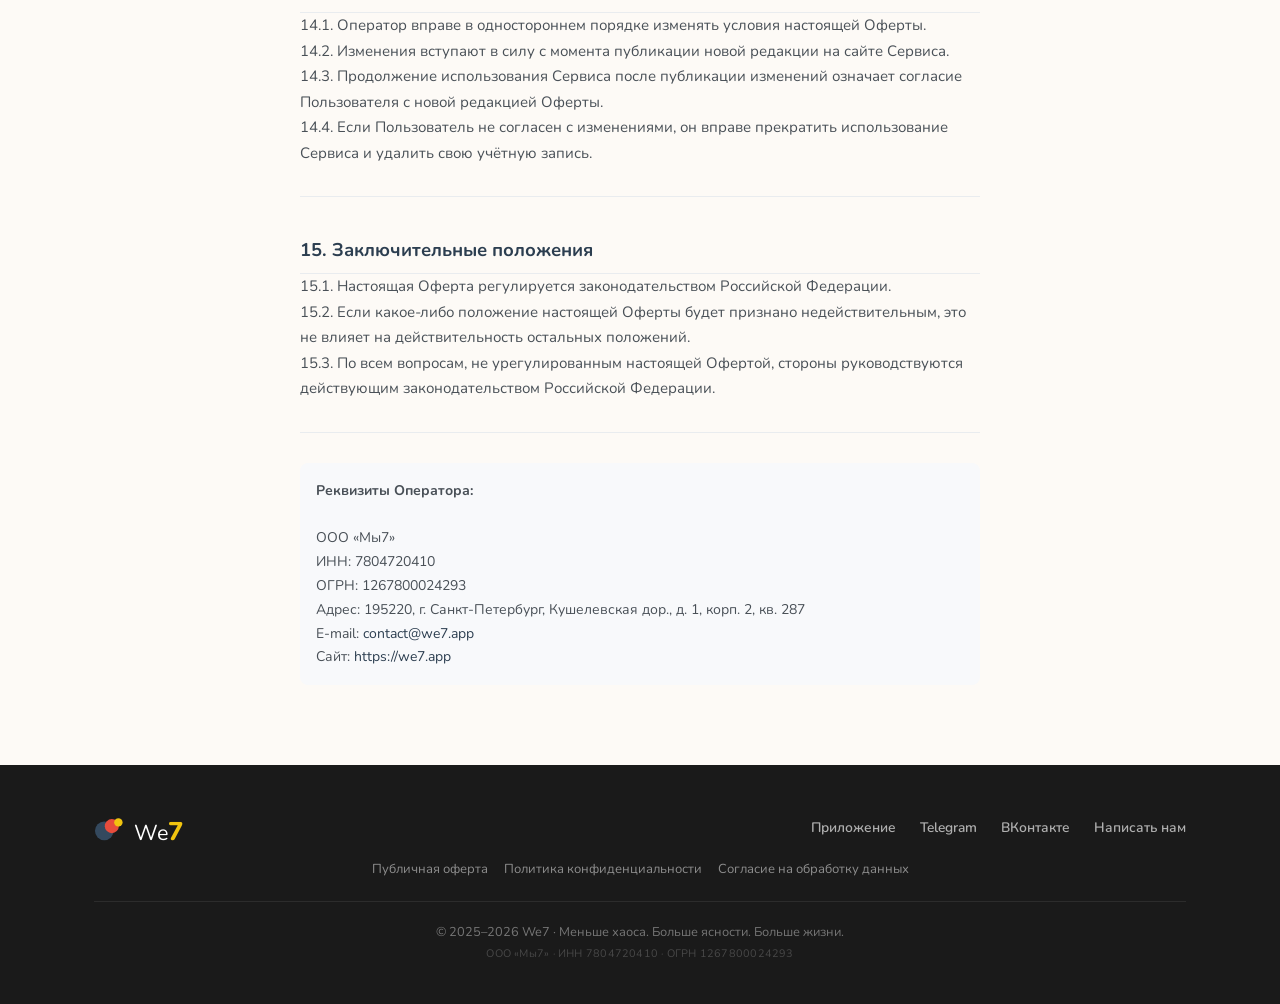
<file: terms.html>
<!DOCTYPE html>
<html lang="ru">
<head>
<meta charset="UTF-8">
<meta name="viewport" content="width=device-width, initial-scale=1.0">
<title>We7 — Публичная оферта</title>
<link rel="icon" href="favicon.svg" type="image/svg+xml">
<link rel="preconnect" href="https://fonts.googleapis.com">
<link rel="preconnect" href="https://fonts.gstatic.com" crossorigin>
<link href="https://fonts.googleapis.com/css2?family=DM+Serif+Display:ital@0;1&family=Nunito:ital,wght@0,400;0,500;0,600;0,700;0,800;1,400;1,600&display=swap" rel="stylesheet">
<link rel="stylesheet" href="style.css">
<style>
.legal{max-width:720px;margin:0 auto;padding:100px 20px 80px;font-family:'Nunito',system-ui,sans-serif;font-size:15px;line-height:1.7;color:#495057}
.legal h1{font-family:'Nunito',system-ui,sans-serif;font-size:1.5rem;font-weight:700;color:#2C3E50;margin-bottom:4px}
.legal h2{font-size:1.15rem;color:#2C3E50;margin-top:2em;border-bottom:1px solid #e9ecef;padding-bottom:8px;font-family:'Nunito',sans-serif}
.legal h3{font-size:0.95rem;color:#495057;margin-top:1.5em}
.legal a{color:#2C3E50}
.legal table{width:100%;border-collapse:collapse;margin:1em 0;font-size:14px}
.legal th,.legal td{border:1px solid #dee2e6;padding:8px 12px;text-align:left}
.legal th{background:#f8f9fb;font-weight:600;color:#2C3E50}
.legal hr{border:none;border-top:1px solid #e9ecef;margin:2em 0}
.legal .date{color:#868e96;font-size:14px;margin-bottom:24px}
.legal .requisites{margin-top:2em;padding:16px;background:#f8f9fb;border-radius:8px;font-size:14px;color:#495057}
</style>
</head>
<body>

<!-- HEADER -->
<header class="header" id="header">
  <div class="header-inner">
    <a href="/" class="logo">
      <svg viewBox="0 0 32 32" fill="none" xmlns="http://www.w3.org/2000/svg">
        <circle cx="11" cy="19" r="10" fill="#2C3E50"/>
        <circle cx="19" cy="14" r="7.5" fill="#E74C3C"/>
        <circle cx="26" cy="10" r="4.5" fill="#F1C40F"/>
      </svg>
      <span class="logo-text">We<b>7</b></span>
    </a>
    <nav class="nav">
      <a href="/">Главная</a>
      <a href="/terms">Оферта</a>
      <a href="/privacy">Конфиденциальность</a>
      <a href="/consent">Согласие</a>
    </nav>
    <div class="header-actions">
      <a href="https://web.we7.app/" class="btn-header">Войти</a>
    </div>
    <button class="mobile-toggle" onclick="document.querySelector('.nav').classList.toggle('show')" aria-label="Меню">
      <span></span><span></span><span></span>
    </button>
  </div>
</header>

<main class="legal">

<h1>Публичная оферта</h1>
<h2>на предоставление доступа к сервису We7</h2>

<p class="date">Дата публикации: 29 марта 2026 г.</p>

<p>Общество с ограниченной ответственностью «Мы7» (ИНН 7804720410, ОГРН 1267800024293), именуемое в дальнейшем «Оператор», адрес: 195220, г. Санкт-Петербург, Кушелевская дор., д. 1, корп. 2, кв. 287, предлагает любому дееспособному физическому лицу, именуемому в дальнейшем «Пользователь», заключить настоящий договор (далее — «Оферта») на изложенных ниже условиях.</p>

<p>В соответствии с п. 2 ст. 437 Гражданского кодекса Российской Федерации настоящий документ является публичной офертой. Акцептом оферты является регистрация Пользователя в Сервисе или начало использования Сервиса любым способом.</p>

<hr>

<h2>1. Термины и определения</h2>

<p>1.1. <strong>Сервис</strong> — программный продукт We7, доступный по адресу <a href="https://we7.app">https://we7.app</a> и через мессенджер-ботов (Telegram, ВКонтакте), предназначенный для координации семейных договорённостей.</p>

<p>1.2. <strong>Семья</strong> — контекст координации, созданный Пользователем в Сервисе. Семья объединяет участников для совместного управления задачами, событиями, заметками и напоминаниями.</p>

<p>1.3. <strong>Контент</strong> — задачи, события, заметки, напоминания и иная информация, размещённая Пользователем в Сервисе.</p>

<p>1.4. <strong>Сигнал</strong> — единица входящей информации, поступающая в Сервис от Пользователя или из подключённых внешних источников.</p>

<p>1.5. <strong>Мониторинг</strong> — функция автоматического извлечения информации из подключённых Пользователем внешних групп (школьные чаты, родительские группы) с целью формирования семейных договорённостей.</p>

<p>1.6. <strong>Брифинг</strong> — сводка актуальных договорённостей, предлагаемых к подтверждению.</p>

<p>1.7. <strong>Личный кабинет</strong> — раздел Сервиса, доступный после авторизации, содержащий данные Пользователя и инструменты управления.</p>

<p>1.8. <strong>Управляемый профиль</strong> — учётная запись, созданная Администратором семьи для лица, не имеющего собственных учётных данных (ребёнок, гость).</p>

<hr>

<h2>2. Предмет оферты</h2>

<p>2.1. Оператор предоставляет Пользователю доступ к функциональности Сервиса, а Пользователь принимает и соблюдает условия настоящей Оферты.</p>

<p>2.2. Сервис предоставляется в том виде, в каком он существует на момент использования («как есть», as is).</p>

<p>2.3. Оператор вправе в любое время изменять функциональность Сервиса, добавлять или удалять функции без предварительного согласования с Пользователем.</p>

<hr>

<h2>3. Регистрация и учётная запись</h2>

<p>3.1. Для использования Сервиса Пользователь проходит регистрацию через веб-приложение или мессенджер-бота.</p>

<p>3.2. При регистрации Пользователь указывает имя (отображаемое имя). Дата рождения указывается по желанию.</p>

<p>3.3. Пользователь обязуется предоставлять достоверные данные при регистрации.</p>

<p>3.4. Пользователь несёт ответственность за сохранность своих учётных данных и за все действия, совершённые с использованием его учётной записи.</p>

<p>3.5. Администратор семьи может создавать управляемые профили для детей и гостей. Администратор несёт ответственность за использование таких профилей.</p>

<p>3.6. Одно физическое лицо может иметь одну учётную запись в Сервисе и участвовать в нескольких семьях с различными ролями.</p>

<hr>

<h2>4. Роли и права доступа</h2>

<p>4.1. В рамках каждой Семьи Пользователю присваивается одна из ролей: Администратор (admin), Взрослый (adult), Подросток (teen), Ребёнок (child), Гость (guest).</p>

<p>4.2. Роль определяет объём доступных функций и уровень доступа к данным Семьи.</p>

<p>4.3. Создатель Семьи автоматически получает роль Администратора.</p>

<p>4.4. Последний Администратор Семьи не может быть деактивирован или понижен в роли.</p>

<hr>

<h2>5. Пользование Сервисом</h2>

<p>5.1. Пользователь вправе:</p>
<ul>
<li>создавать задачи, события, заметки и напоминания;</li>
<li>подтверждать или отклонять предложенные договорённости;</li>
<li>подключать внешние источники информации (группы в мессенджерах, календари) в соответствии с доступными для его роли функциями;</li>
<li>получать уведомления через выбранные каналы доставки;</li>
<li>приглашать других пользователей в свою Семью (при наличии роли Администратора);</li>
<li>удалить свою учётную запись и связанные с ней данные.</li>
</ul>

<p>5.2. Пользователь обязуется:</p>
<ul>
<li>не использовать Сервис в целях, противоречащих законодательству Российской Федерации;</li>
<li>не размещать контент, нарушающий права третьих лиц;</li>
<li>не предпринимать попыток несанкционированного доступа к данным других Пользователей или к инфраструктуре Сервиса;</li>
<li>подключать к мониторингу только те группы, участником которых он является, и только с согласия других участников группы, если это требуется законодательством.</li>
</ul>

<hr>

<h2>6. Мониторинг внешних источников</h2>

<p>6.1. Сервис предоставляет функцию мониторинга групп в мессенджерах (Telegram, ВКонтакте и др.) для автоматического извлечения информации о семейных событиях и задачах.</p>

<p>6.2. Мониторинг подключается исключительно по инициативе Пользователя (opt-in).</p>

<p>6.3. Из сообщений группы извлекаются только структурированные данные (задачи, события, даты). Исходные сообщения не сохраняются.</p>

<p>6.4. Для обработки сообщений могут использоваться сторонние сервисы обработки естественного языка (NLU). Выбор провайдера определяется регионом Пользователя.</p>

<p>6.5. Пользователь может приостановить или отключить мониторинг в любой момент.</p>

<p>6.6. Роли «ребёнок» и «гость» не имеют доступа к функции мониторинга.</p>

<hr>

<h2>7. Стоимость и порядок оплаты</h2>

<p>7.1. Базовый доступ к Сервису предоставляется бесплатно с ограничениями, указанными на сайте Сервиса.</p>

<p>7.2. Расширенная функциональность может предоставляться на платной основе (подписка). Условия и стоимость подписки публикуются на сайте Сервиса.</p>

<p>7.3. Оператор вправе изменять стоимость подписки, уведомив Пользователя не менее чем за 14 дней до вступления изменений в силу.</p>

<hr>

<h2>8. Интеллектуальная собственность</h2>

<p>8.1. Исключительные права на Сервис, включая программный код, дизайн, товарные знаки и иные объекты интеллектуальной собственности, принадлежат Оператору.</p>

<p>8.2. Контент, созданный Пользователем в Сервисе, принадлежит Пользователю. Оператор не приобретает прав на пользовательский контент, за исключением права на его хранение и обработку в рамках предоставления Сервиса.</p>

<p>8.3. Пользователь предоставляет Оператору неисключительную лицензию на хранение и обработку контента в целях оказания услуг по настоящей Оферте.</p>

<hr>

<h2>9. Ограничение ответственности</h2>

<p>9.1. Оператор не гарантирует бесперебойную работу Сервиса и не несёт ответственности за временную недоступность Сервиса, вызванную техническими причинами.</p>

<p>9.2. Оператор не несёт ответственности за содержание контента, размещённого Пользователями.</p>

<p>9.3. Оператор не несёт ответственности за решения, принятые Пользователем на основании информации из Сервиса. Сервис носит информационно-координационный характер.</p>

<p>9.4. Рекомендации, формируемые с использованием искусственного интеллекта, носят справочный характер. Окончательные решения принимает Пользователь.</p>

<p>9.5. Совокупная ответственность Оператора по настоящей Оферте ограничена суммой, фактически уплаченной Пользователем за последние 12 месяцев использования Сервиса.</p>

<hr>

<h2>10. Персональные данные</h2>

<p>10.1. Обработка персональных данных Пользователя осуществляется в соответствии с Политикой обработки персональных данных, размещённой по адресу: <a href="https://we7.app/privacy">https://we7.app/privacy</a>.</p>

<p>10.2. Регистрируясь в Сервисе, Пользователь даёт согласие на обработку персональных данных на условиях, изложенных в Согласии на обработку персональных данных: <a href="https://we7.app/consent">https://we7.app/consent</a>.</p>

<hr>

<h2>11. Безопасный режим (Safe Mode)</h2>

<p>11.1. Любой участник Семьи с ролью «взрослый» или «администратор» может активировать безопасный режим.</p>

<p>11.2. При активации безопасного режима мониторинг внешних источников приостанавливается, все действия фиксируются в журнале аудита, рекомендации AI отключаются.</p>

<p>11.3. Безопасный режим предназначен для защиты участников Семьи в конфликтных ситуациях.</p>

<hr>

<h2>12. Порядок разрешения споров</h2>

<p>12.1. Все споры и разногласия разрешаются путём переговоров.</p>

<p>12.2. При невозможности урегулирования споров в досудебном порядке они подлежат рассмотрению в суде по месту нахождения Оператора в соответствии с законодательством Российской Федерации.</p>

<p>12.3. Претензионный порядок обязателен. Срок рассмотрения претензии — 30 календарных дней с момента её получения.</p>

<hr>

<h2>13. Срок действия и расторжение</h2>

<p>13.1. Оферта вступает в силу с момента акцепта и действует бессрочно.</p>

<p>13.2. Пользователь вправе прекратить использование Сервиса в любой момент, удалив свою учётную запись.</p>

<p>13.3. Оператор вправе заблокировать учётную запись Пользователя в случае нарушения условий настоящей Оферты, с предварительным уведомлением Пользователя.</p>

<p>13.4. При удалении учётной записи Оператор удаляет персональные данные Пользователя в порядке и сроки, установленные Политикой обработки персональных данных.</p>

<hr>

<h2>14. Изменение условий оферты</h2>

<p>14.1. Оператор вправе в одностороннем порядке изменять условия настоящей Оферты.</p>

<p>14.2. Изменения вступают в силу с момента публикации новой редакции на сайте Сервиса.</p>

<p>14.3. Продолжение использования Сервиса после публикации изменений означает согласие Пользователя с новой редакцией Оферты.</p>

<p>14.4. Если Пользователь не согласен с изменениями, он вправе прекратить использование Сервиса и удалить свою учётную запись.</p>

<hr>

<h2>15. Заключительные положения</h2>

<p>15.1. Настоящая Оферта регулируется законодательством Российской Федерации.</p>

<p>15.2. Если какое-либо положение настоящей Оферты будет признано недействительным, это не влияет на действительность остальных положений.</p>

<p>15.3. По всем вопросам, не урегулированным настоящей Офертой, стороны руководствуются действующим законодательством Российской Федерации.</p>

<hr>

<div class="requisites">
<strong>Реквизиты Оператора:</strong><br><br>
ООО «Мы7»<br>
ИНН: 7804720410<br>
ОГРН: 1267800024293<br>
Адрес: 195220, г. Санкт-Петербург, Кушелевская дор., д. 1, корп. 2, кв. 287<br>
E-mail: <a href="mailto:contact@we7.app">contact@we7.app</a><br>
Сайт: <a href="https://we7.app">https://we7.app</a>
</div>

</main>

<!-- FOOTER -->
<footer class="footer">
  <div class="container">
    <div class="footer-inner">
      <a href="/" class="logo">
        <svg viewBox="0 0 32 32" fill="none" xmlns="http://www.w3.org/2000/svg">
          <circle cx="11" cy="19" r="10" fill="#34495E"/>
          <circle cx="19" cy="14" r="7.5" fill="#E74C3C"/>
          <circle cx="26" cy="10" r="4.5" fill="#F1C40F"/>
        </svg>
        <span class="logo-text">We<b>7</b></span>
      </a>
      <div class="footer-links">
        <a href="https://web.we7.app/" class="footer-link">Приложение</a>
        <a href="https://t.me/we7_bot" class="footer-link">Telegram</a>
        <a href="https://vk.com/we7app" class="footer-link">ВКонтакте</a>
        <a href="mailto:contact@we7.app" class="footer-link">Написать нам</a>
      </div>
    </div>
    <div class="footer-legal" style="margin-top:16px;display:flex;gap:16px;justify-content:center;flex-wrap:wrap;font-size:13px">
      <a href="/terms" style="color:rgba(255,255,255,0.5);text-decoration:none">Публичная оферта</a>
      <a href="/privacy" style="color:rgba(255,255,255,0.5);text-decoration:none">Политика конфиденциальности</a>
      <a href="/consent" style="color:rgba(255,255,255,0.5);text-decoration:none">Согласие на обработку данных</a>
    </div>
    <div class="footer-copy">
      © 2025–2026 We7 · Меньше хаоса. Больше ясности. Больше жизни.
      <br><span style="font-size:0.68rem;color:rgba(255,255,255,0.2);letter-spacing:0.02em">ООО «Мы7» · ИНН 7804720410 · ОГРН 1267800024293</span>
    </div>
  </div>
</footer>

<script>
const header = document.getElementById('header');
window.addEventListener('scroll', () => { header.classList.toggle('scrolled', window.scrollY > 20); });
</script>

</body>
</html>
</file>
<file: style.css>
/* style.css — We7 Landing */
:root {
  --navy: #2C3E50;
  --navy-light: #34495E;
  --red: #E74C3C;
  --red-hover: #CF4436;
  --gold: #F1C40F;
  --near-black: #1A1A1A;
  --white: #FFFFFF;
  --bg: #FDFAF6;
  --bg-warm: #F2E8DD;
  --text: #2C2520;
  --text-muted: #5A4E44;
  --text-light: #7A6F64;
  --border: #E8DFD4;
  --card: #FFFFFF;
  --red-soft: #FDEDEC;
  --gold-soft: #FEF9E7;
  --navy-soft: #EBF0F5;
  --green: #3A8C5C;
  --green-soft: #E2F0E8;
  --font-display: 'DM Serif Display', Georgia, serif;
  --font-body: 'Nunito', -apple-system, sans-serif;
  --radius: 16px;
  --radius-sm: 10px;
  --shadow-card: 0 2px 20px rgba(44, 37, 32, 0.06);
  --shadow-elevated: 0 8px 40px rgba(44, 37, 32, 0.1);
  --max-w: 1140px;
}

*, *::before, *::after { margin: 0; padding: 0; box-sizing: border-box; }
html { scroll-behavior: smooth; font-size: 16px; }

body {
  font-family: var(--font-body);
  color: var(--text);
  background: var(--bg);
  line-height: 1.65;
  -webkit-font-smoothing: antialiased;
  overflow-x: hidden;
}

a { color: inherit; text-decoration: none; }
img { max-width: 100%; display: block; }
button { cursor: pointer; border: none; font-family: inherit; }
.container { max-width: var(--max-w); margin: 0 auto; padding: 0 24px; }

/* ===== HEADER ===== */
.header {
  position: fixed; top: 0; left: 0; right: 0; z-index: 100;
  background: rgba(253, 250, 246, 0.88);
  backdrop-filter: blur(20px); -webkit-backdrop-filter: blur(20px);
  border-bottom: 1px solid rgba(232, 223, 212, 0.5);
  transition: box-shadow 0.3s;
}
.header.scrolled { box-shadow: 0 2px 24px rgba(44,37,32,0.07); }

.header-inner {
  max-width: var(--max-w); margin: 0 auto; padding: 0 24px;
  height: 64px; display: flex; align-items: center; justify-content: space-between;
}

/* Logo */
.logo {
  display: flex; align-items: flex-end; gap: 10px;
  font-family: var(--font-body); font-size: 1.35rem; color: var(--navy);
  white-space: nowrap; line-height: 1;
}
.logo svg { width: 30px; height: 30px; flex-shrink: 0; }
.logo-text { font-weight: 400; letter-spacing: -0.01em; line-height: 0.85; }
.logo-text b { font-weight: 800; color: var(--gold); font-size: 1.6rem; }

/* Nav */
.nav { display: flex; align-items: center; gap: 24px; }
.nav a { font-size: 0.88rem; font-weight: 600; color: var(--text-muted); transition: color 0.2s; }
.nav a:hover { color: var(--navy); }
.nav-lang {
  font-size: 0.8rem; font-weight: 700; color: var(--text-light);
  border: 1.5px solid var(--border); border-radius: 6px;
  padding: 2px 8px; transition: all 0.2s; margin-left: 4px;
}
.nav-lang:hover { color: var(--navy); border-color: var(--navy); }

/* Header CTA */
.header-actions { display: flex; align-items: center; gap: 12px; }

.btn-header {
  padding: 7px 18px; border-radius: 8px; font-size: 0.85rem; font-weight: 700;
  color: var(--navy); background: transparent; border: 1.5px solid var(--border);
  transition: all 0.2s; text-decoration: none; display: inline-block;
}
.btn-header:hover { border-color: var(--navy); background: rgba(44,37,32,0.03); }

/* ===== BUTTONS ===== */
.btn-primary {
  display: inline-flex; align-items: center; gap: 6px;
  padding: 14px 32px; border-radius: 100px; font-size: 0.95rem; font-weight: 700;
  color: #fff; background: var(--red); border: none; transition: all 0.25s;
  box-shadow: 0 2px 16px rgba(231, 76, 60, 0.25);
  text-decoration: none;
}
.btn-primary:hover { background: var(--red-hover); transform: translateY(-1px); box-shadow: 0 4px 24px rgba(231, 76, 60, 0.35); }

.btn-outline {
  display: inline-flex; align-items: center; gap: 8px;
  padding: 14px 32px; border-radius: 100px; font-size: 0.95rem; font-weight: 700;
  color: var(--navy); background: var(--card); border: 1.5px solid var(--border);
  transition: all 0.25s; text-decoration: none;
}
.btn-outline:hover { border-color: var(--text-muted); box-shadow: 0 4px 16px rgba(44,37,32,0.08); }

/* ===== HERO ===== */
.hero {
  padding: 140px 0 80px;
  text-align: center;
  position: relative; overflow: hidden;
}
.hero::before {
  content: ''; position: absolute; top: -200px; right: -200px; width: 600px; height: 600px; border-radius: 50%;
  background: radial-gradient(circle, rgba(231,76,60,0.06) 0%, transparent 70%); pointer-events: none;
}
.hero::after {
  content: ''; position: absolute; bottom: -100px; left: -150px; width: 400px; height: 400px; border-radius: 50%;
  background: radial-gradient(circle, rgba(241,196,15,0.06) 0%, transparent 70%); pointer-events: none;
}

.hero h1 {
  font-family: var(--font-display); font-size: 3.2rem; font-weight: 400;
  line-height: 1.18; letter-spacing: -0.02em; color: var(--navy);
  margin-bottom: 24px; animation: fadeInUp 0.6s 0.1s ease both;
  max-width: 700px; margin-left: auto; margin-right: auto;
}
.hero h1 em { font-style: italic; color: var(--red); }

.hero-subtitle {
  font-size: 1.12rem; line-height: 1.7; color: var(--text-muted);
  margin-bottom: 36px; max-width: 620px; margin-left: auto; margin-right: auto;
  animation: fadeInUp 0.6s 0.2s ease both;
}

.hero-actions {
  display: flex; gap: 16px; align-items: center; justify-content: center;
  flex-wrap: wrap; animation: fadeInUp 0.6s 0.3s ease both;
}

/* ===== SECTIONS ===== */
.section-label {
  display: inline-flex; align-items: center; gap: 8px;
  font-size: 0.8rem; font-weight: 700; text-transform: uppercase;
  letter-spacing: 0.08em; color: var(--red); margin-bottom: 16px;
}
.section-label::before { content: ''; width: 24px; height: 2px; background: var(--red); border-radius: 2px; }

.section-title {
  font-family: var(--font-display); font-size: 2.3rem; font-weight: 400;
  line-height: 1.2; color: var(--navy); margin-bottom: 16px;
}

.section-subtitle { font-size: 1.08rem; color: var(--text-muted); max-width: 600px; line-height: 1.7; }

/* ===== PROBLEM / TIMELINE ===== */
.problem { padding: 100px 0; background: var(--bg-warm); position: relative; }
.problem::before {
  content: ''; position: absolute; top: 0; left: 0; right: 0; height: 1px;
  background: linear-gradient(90deg, transparent, var(--border), transparent);
}

.problem-header { text-align: center; margin-bottom: 56px; }
.problem-header .section-subtitle { margin: 0 auto; }

.timeline { max-width: 640px; margin: 0 auto; }

.timeline-item {
  display: grid;
  grid-template-columns: 56px 24px 1fr;
  gap: 0 16px;
  padding-bottom: 24px;
  position: relative;
}
.timeline-item:last-child { padding-bottom: 0; }

.timeline-time {
  font-size: 0.85rem; font-weight: 700; color: var(--text-muted);
  text-align: right; padding-top: 14px; line-height: 1;
}

.timeline-dot-col {
  position: relative;
  display: flex;
  flex-direction: column;
  align-items: center;
  padding-top: 14px;
}
.timeline-dot {
  width: 12px; height: 12px; border-radius: 50%;
  background: var(--bg-warm); border: 2.5px solid var(--text-light);
  flex-shrink: 0; position: relative; z-index: 2;
}
.timeline-item:last-child .timeline-dot {
  border-color: var(--red); background: var(--red-soft);
}
.timeline-line {
  width: 2px; flex: 1; background: var(--border); margin-top: 4px;
}
.timeline-item:last-child .timeline-line { display: none; }
.timeline-item:nth-last-child(2) .timeline-line {
  background: linear-gradient(180deg, var(--border), var(--red));
}

.timeline-text {
  font-size: 0.92rem; line-height: 1.6;
  background: var(--card); border: 1px solid var(--border);
  border-radius: 12px; padding: 14px 18px;
}
.timeline-text strong { font-weight: 700; }
.timeline-item:last-child .timeline-text {
  font-weight: 600; color: var(--red);
  background: var(--red-soft); border-color: rgba(231,76,60,0.15);
}

.problem-cta { text-align: center; margin-top: 48px; }
.problem-arrow { display: block; margin: 0 auto 16px; font-size: 1.6rem; color: var(--red); animation: bounce 2s infinite; }
.problem-cta p { font-family: var(--font-display); font-size: 1.3rem; font-weight: 400; font-style: italic; color: var(--navy); }

/* ===== BRIEFING SECTION ===== */
.briefing-section { padding: 100px 0; }
.briefing-section-header { text-align: center; margin-bottom: 48px; }
.briefing-section-header .section-subtitle { margin: 0 auto; }

.briefing-card-wrapper { max-width: 560px; margin: 0 auto; }

.briefing-card {
  background: var(--card); border-radius: 20px; box-shadow: var(--shadow-elevated);
  overflow: hidden; border: 1px solid var(--border);
  border-top: 3px solid var(--gold);
}

.briefing-card-header {
  padding: 20px 24px 16px; border-bottom: 1px solid var(--border);
  display: flex; align-items: center; justify-content: space-between;
}
.briefing-card-header h3 { font-size: 0.95rem; font-weight: 700; color: var(--navy); }
.briefing-card-header .time { font-size: 0.78rem; color: var(--text-light); }

.briefing-card-greeting { padding: 20px 24px 8px; font-size: 1.05rem; font-weight: 700; color: var(--navy); }
.briefing-card-greeting span { color: var(--text-muted); font-weight: 400; font-size: 0.86rem; display: block; margin-top: 2px; }

.b-item { display: flex; gap: 14px; padding: 14px 24px; border-bottom: 1px solid rgba(232,223,212,0.4); }
.b-item:last-child { border-bottom: none; }

.b-icon {
  width: 36px; height: 36px; border-radius: var(--radius-sm);
  display: flex; align-items: center; justify-content: center;
  font-size: 1rem; flex-shrink: 0; margin-top: 2px;
}
.b-icon.warn { background: var(--gold-soft); }
.b-icon.event { background: var(--navy-soft); }
.b-icon.chat { background: var(--green-soft); }
.b-icon.done { background: #F0F0F0; }

.b-content { flex: 1; min-width: 0; }
.b-title { font-size: 0.86rem; font-weight: 700; line-height: 1.4; }
.b-meta { font-size: 0.76rem; color: var(--text-light); margin-top: 2px; }
.b-source {
  display: inline-flex; align-items: center; gap: 4px;
  font-size: 0.72rem; color: var(--green); font-weight: 600;
  background: var(--green-soft); padding: 2px 8px; border-radius: 100px; margin-top: 4px;
}
.b-actions { display: flex; gap: 6px; margin-top: 8px; }
.b-btn {
  padding: 5px 14px; border-radius: 100px; font-size: 0.74rem; font-weight: 700; border: none; transition: all 0.2s;
}
.b-btn.accept { background: var(--red); color: #fff; }
.b-btn.accept:hover { background: var(--red-hover); }
.b-btn.skip { background: rgba(44,37,32,0.06); color: var(--text-muted); }

/* Value props */
.values-grid {
  display: grid; grid-template-columns: repeat(2, 1fr);
  gap: 16px; max-width: 680px; margin: 40px auto 0;
}
.value-item { display: flex; gap: 12px; padding: 16px; border-radius: var(--radius-sm); background: var(--bg-warm); border: 1px solid var(--border); }
.value-icon { flex-shrink: 0; margin-top: 2px; display: flex; align-items: center; }
.value-text h4 { font-size: 0.86rem; font-weight: 700; color: var(--navy); margin-bottom: 4px; }
.value-text p { font-size: 0.82rem; color: var(--text-muted); line-height: 1.55; }

/* ===== HOW IT WORKS ===== */
.how-it-works { padding: 100px 0; background: var(--bg-warm); }

.how-grid { display: grid; grid-template-columns: repeat(2, 1fr); gap: 20px; margin-top: 48px; }

.how-card {
  background: var(--card); border: 1px solid var(--border); border-radius: var(--radius);
  padding: 36px; transition: all 0.3s; position: relative; overflow: hidden;
}
.how-card:hover { box-shadow: var(--shadow-card); transform: translateY(-2px); }
.how-card::before {
  content: attr(data-num); position: absolute; top: -12px; right: 16px;
  font-family: var(--font-display); font-size: 5rem; font-weight: 400;
  color: rgba(44,37,32,0.05); line-height: 1;
}

.how-card-icon { width: 48px; height: 48px; border-radius: 12px; display: flex; align-items: center; justify-content: center; font-size: 1.3rem; margin-bottom: 20px; }

.how-card h3 { font-family: var(--font-body); font-size: 1.2rem; font-weight: 800; color: var(--navy); margin-bottom: 12px; }
.how-card p { font-size: 0.92rem; color: var(--text-muted); line-height: 1.7; }

.how-card .before-after { margin-top: 20px; display: grid; grid-template-columns: 1fr 1fr; gap: 12px; }
.ba-item { padding: 14px; border-radius: var(--radius-sm); font-size: 0.85rem; line-height: 1.55; }
.ba-item.before { background: rgba(44,37,32,0.07); color: var(--text-muted); }
.ba-item.after { background: var(--green-soft); color: var(--green); font-weight: 600; }
.ba-item strong { display: block; font-size: 0.72rem; text-transform: uppercase; letter-spacing: 0.06em; margin-bottom: 4px; opacity: 0.7; }

/* ===== CTA BANNER ===== */
.cta-banner { padding: 80px 0; }
.cta-banner-inner {
  background: var(--navy); border-radius: 24px; padding: 64px;
  text-align: center; position: relative; overflow: hidden;
}
.cta-banner-inner::before {
  content: ''; position: absolute; top: -50%; left: -50%; width: 200%; height: 200%;
  background: radial-gradient(circle at 30% 30%, rgba(231,76,60,0.18), transparent 50%),
              radial-gradient(circle at 70% 70%, rgba(241,196,15,0.14), transparent 50%);
  pointer-events: none;
}

.cta-banner h2 { font-family: var(--font-display); font-size: 2.2rem; font-weight: 400; color: #fff; margin-bottom: 16px; position: relative; }
.cta-banner p { font-size: 1.05rem; color: rgba(255,255,255,0.75); margin-bottom: 36px; max-width: 480px; margin-left: auto; margin-right: auto; position: relative; }
.cta-banner .btn-primary { position: relative; }

.cta-features { display: flex; justify-content: center; gap: 32px; margin-top: 28px; position: relative; }
.cta-features span { font-size: 0.84rem; color: rgba(255,255,255,0.6); font-weight: 600; }

/* ===== FAQ (always open) ===== */
.faq { padding: 100px 0; background: var(--bg-warm); }
.faq-header { text-align: center; margin-bottom: 48px; }

.faq-grid { max-width: 780px; margin: 0 auto; display: flex; flex-direction: column; gap: 16px; }

.faq-item {
  background: var(--card); border: 1px solid var(--border);
  border-radius: var(--radius); padding: 28px 32px;
}
.faq-item h4 {
  font-size: 1rem; font-weight: 700; color: var(--navy);
  margin-bottom: 10px;
}
.faq-item p {
  font-size: 0.92rem; color: var(--text-muted); line-height: 1.7;
}

/* ===== FOOTER (DARK) ===== */
.footer { background: var(--near-black); color: rgba(255,255,255,0.7); padding: 48px 0 40px; }
.footer-inner { display: flex; align-items: center; justify-content: space-between; flex-wrap: wrap; gap: 24px; }

.footer .logo { color: #fff; }

.footer-links { display: flex; gap: 24px; align-items: center; }
.footer-link {
  display: inline-flex; align-items: center; gap: 8px;
  font-size: 0.86rem; font-weight: 600; color: rgba(255,255,255,0.65); transition: color 0.2s;
}
.footer-link:hover { color: #fff; }
.footer-link svg { width: 18px; height: 18px; flex-shrink: 0; }

.footer-copy {
  font-size: 0.8rem; color: rgba(255,255,255,0.4); width: 100%;
  text-align: center; margin-top: 20px; padding-top: 20px;
  border-top: 1px solid rgba(255,255,255,0.08);
}

/* ===== MOBILE ===== */
.mobile-toggle {
  display: none; background: none; border: none; width: 40px; height: 40px;
  cursor: pointer; flex-direction: column; align-items: center; justify-content: center; gap: 5px;
}
.mobile-toggle span { display: block; width: 22px; height: 2px; background: var(--navy); border-radius: 2px; }

/* ===== ANIMATIONS ===== */
@keyframes fadeInUp { from { opacity: 0; transform: translateY(24px); } to { opacity: 1; transform: translateY(0); } }
@keyframes pulse { 0%, 100% { opacity: 1; transform: scale(1); } 50% { opacity: 0.5; transform: scale(1.5); } }
@keyframes bounce { 0%, 100% { transform: translateY(0); } 50% { transform: translateY(8px); } }

.anim { opacity: 0; transform: translateY(24px); transition: all 0.6s cubic-bezier(0.22, 1, 0.36, 1); }
.anim.visible { opacity: 1; transform: translateY(0); }

/* ===== RESPONSIVE ===== */
@media (max-width: 900px) {
  .hero h1 { font-size: 2.4rem; }
  .how-grid { grid-template-columns: 1fr; }
  .values-grid { grid-template-columns: 1fr; }
  .section-title { font-size: 2rem; }
  .cta-banner-inner { padding: 48px 32px; }
  .cta-banner h2 { font-size: 1.8rem; }
  .cta-features { flex-direction: column; gap: 12px; }
}

@media (max-width: 700px) {
  .nav { display: none; }
  .mobile-toggle { display: flex; }
  .hero { padding: 120px 0 60px; }
  .hero h1 { font-size: 2rem; }
  .hero-actions { flex-direction: column; align-items: stretch; }
  .hero-actions a { text-align: center; justify-content: center; }
  .before-after { grid-template-columns: 1fr !important; }
  .footer-inner { flex-direction: column; text-align: center; }
  .footer-links { flex-wrap: wrap; justify-content: center; }
  .timeline-item { grid-template-columns: 44px 20px 1fr; gap: 0 10px; }
  .timeline-time { font-size: 0.78rem; }
  .timeline-text { font-size: 0.86rem; padding: 12px 14px; }
  .faq-item { padding: 20px; }
}
</file>
